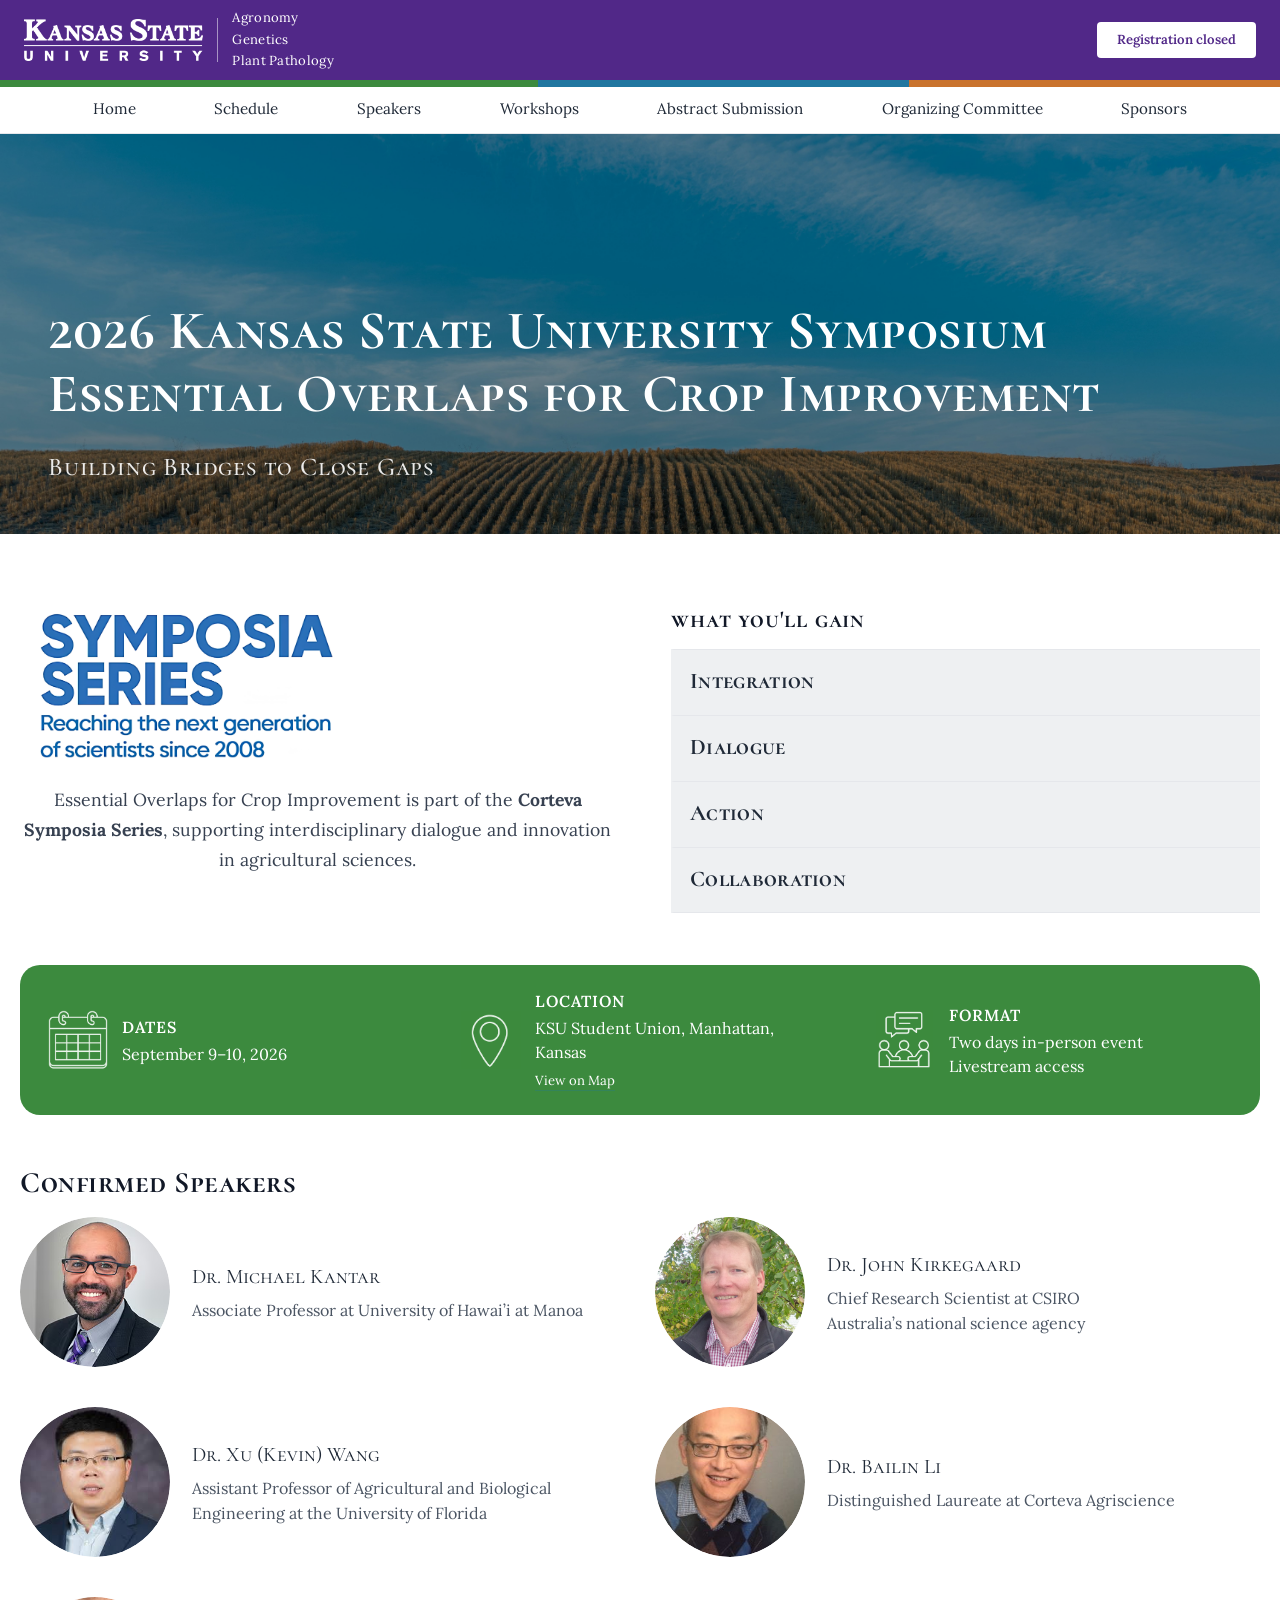
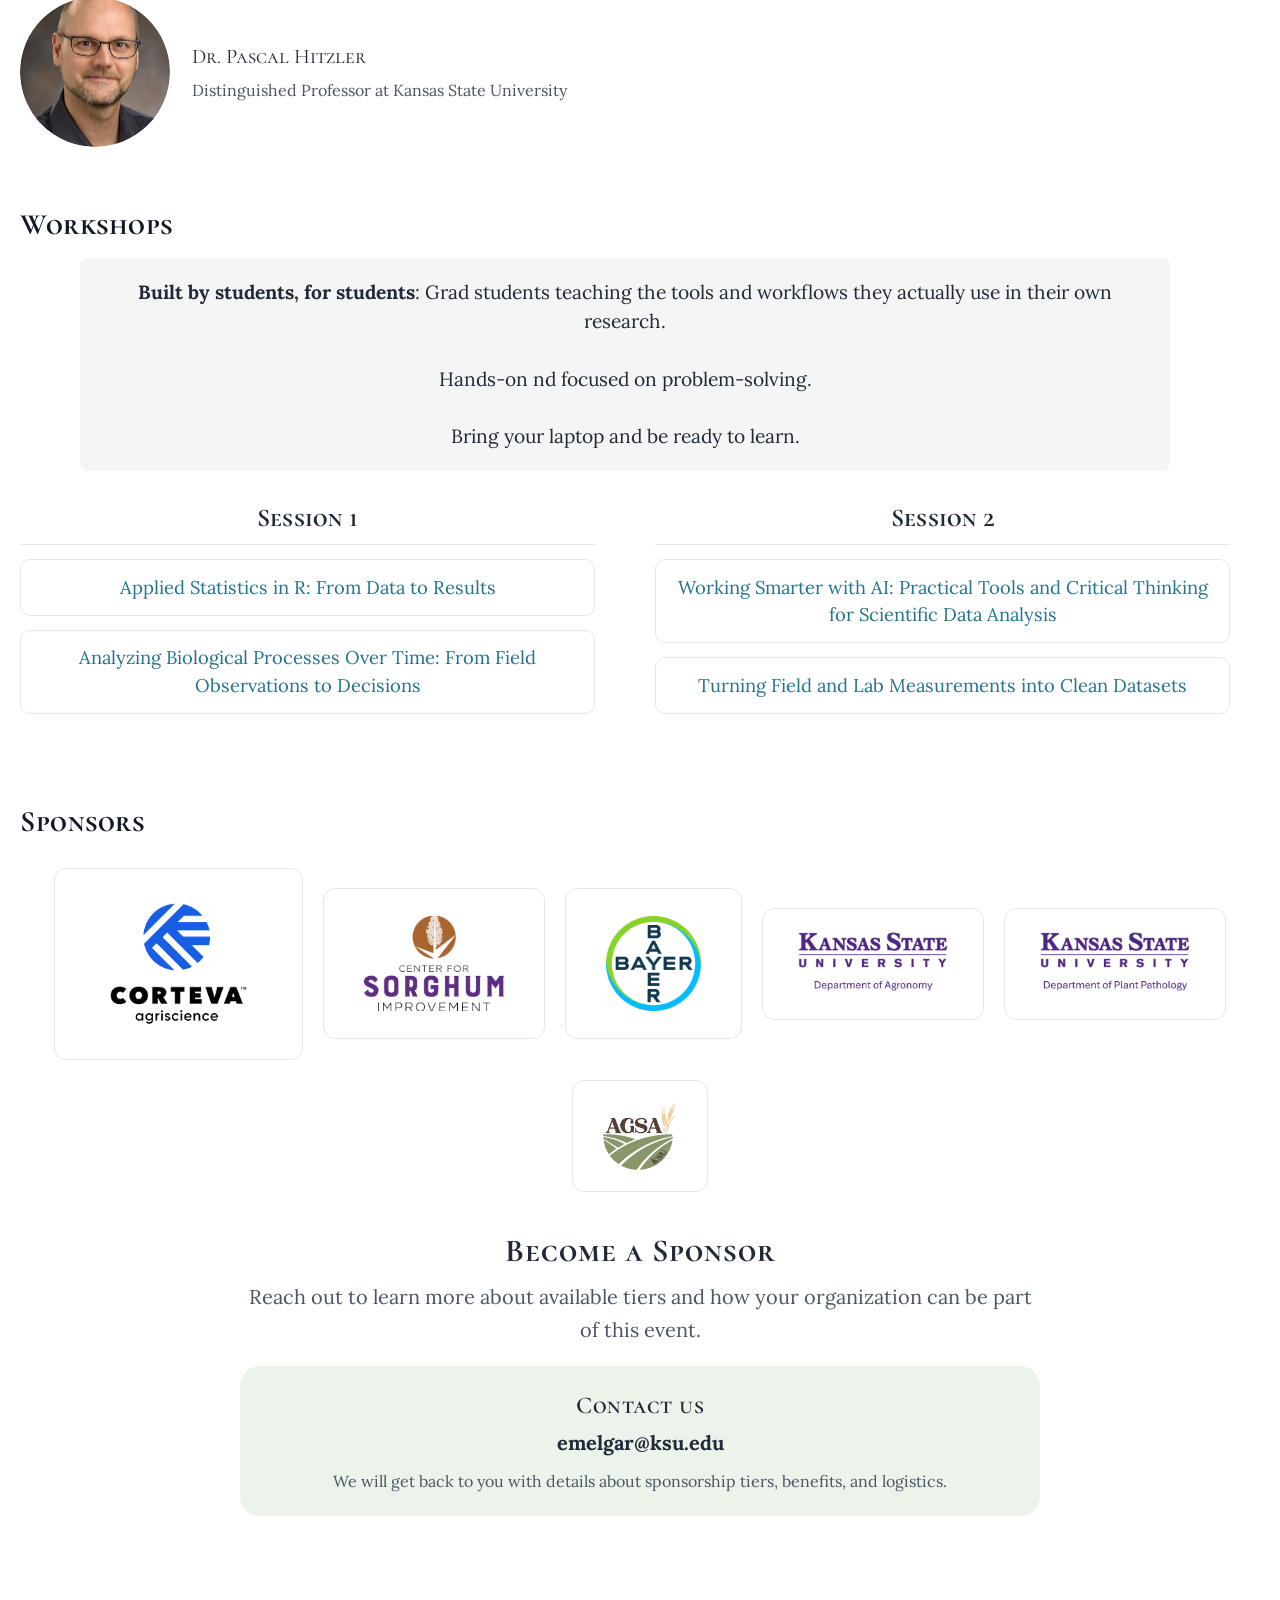
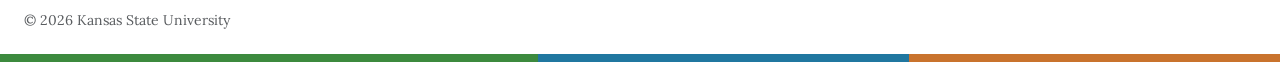
<file: index.html>
<!DOCTYPE html>
<html lang="en">
<head>
  <!-- Meta -->
  <meta charset="utf-8" />
  <meta name="viewport" content="width=device-width, initial-scale=1" />

  <title>Essential Overlaps for Crop Improvement</title>

  <!-- Bootstrap 5 (CDN) -->
  <link
    href="https://cdn.jsdelivr.net/npm/bootstrap@5.3.3/dist/css/bootstrap.min.css"
    rel="stylesheet"
  />

  <!-- Google Fonts: Titles (Cormorant SC) + Body (Lora) -->
  <link rel="preconnect" href="https://fonts.googleapis.com" />
  <link rel="preconnect" href="https://fonts.gstatic.com" crossorigin />
  <link
    href="https://fonts.googleapis.com/css2?family=Cormorant+SC:wght@300;400;500;600;700&family=Lora:ital,wght@0,400..700;1,400..700&display=swap"
    rel="stylesheet"
  />

  <!-- Project CSS -->
  <link rel="stylesheet" href="css/styles.css" />
</head>

<body id="top">
  <!-- =========================================================
       Top header (not fixed)
       ========================================================= -->
  <header class="top-header">
    <div class="top-header__inner">
      <div class="top-header__logo">
        <img
          src="assets/img/ksu_logo_white.png"
          alt="Kansas State University"
          class="ksu-logo"
        />
      </div>
      <div class="top-header__divider" aria-hidden="true"></div>
      <ul class="top-header__depts">
        <li>Agronomy</li>
        <li>Genetics</li>
        <li>Plant Pathology</li>
      </ul>
      <a href="registration.html" class="top-header__reg-btn">Registration closed</a>
    </div>
  </header>

  <!-- Accent bar (signature strip below the top header) -->
  <div class="hero-accent" aria-hidden="true"></div>

  <!-- =========================================================
       Desktop navigation (only visible at lg and above)
       ========================================================= -->
  <nav class="desktop-nav d-none d-lg-flex" aria-label="Main navigation">
    <div class="desktop-nav__inner">
      <a class="desktop-nav__link" href="index.html">Home</a>
      <a class="desktop-nav__link" href="program.html">Schedule</a>
      <a class="desktop-nav__link" href="speakers.html">Speakers</a>
      <a class="desktop-nav__link" href="workshops.html">Workshops</a>
      <a class="desktop-nav__link" href="submissions.html">Abstract Submission</a>
      <a class="desktop-nav__link" href="committee.html">Organizing Committee</a>
      <a class="desktop-nav__link" href="sponsors.html">Sponsors</a>
    </div>
  </nav>

  <!-- =========================================================
       Mobile navigation (only visible below lg)
       ========================================================= -->
  <nav class="navbar navbar-dark bg-dark d-lg-none mobile-nav" aria-label="Mobile navigation">
    <div class="container-fluid px-3">
      <a class="navbar-brand d-flex align-items-center gap-2" href="#top">
        <span class="mobile-logo" aria-hidden="true"></span>
        <span class="fs-6">Essential Overlaps</span>
      </a>

      <button
        class="navbar-toggler"
        type="button"
        data-bs-toggle="collapse"
        data-bs-target="#mobileMenu"
        aria-controls="mobileMenu"
        aria-expanded="false"
        aria-label="Toggle mobile menu"
      >
        <span class="navbar-toggler-icon"></span>
      </button>
    </div>

    <div class="collapse" id="mobileMenu">
      <div class="bg-dark px-3 pb-3">
        <a class="mobile-link" href="index.html">Home</a>
        <a class="mobile-link" href="program.html">Schedule</a>
        <a class="mobile-link" href="speakers.html">Speakers</a>
        <a class="mobile-link" href="workshops.html">Workshops</a>
        <a class="mobile-link" href="submissions.html">Abstract Submission</a>
        <a class="mobile-link" href="committee.html">Organizing Committee</a>
        <a class="mobile-link" href="sponsors.html">Sponsors</a>
      </div>
    </div>
  </nav>

<!-- =========================================================
       Hero section
       ========================================================= -->
  <section class="hero-banner" aria-label="Symposium hero">
    <div class="hero-banner__overlay" aria-hidden="true"></div>
    <div class="hero-banner__content">
      <h1 class="hero-banner__title">2026 Kansas State University Symposium<br>Essential Overlaps for Crop Improvement</h1>
      <p class="hero-banner__subtitle">Building Bridges to Close Gaps</p>
    </div>
  </section>

<!-- =========================================================
       Main content
       ========================================================= -->
  <main class="main">
    <!-- =========================================================
     Home — Why attend (two-column: About left, Accordion right)
     ========================================================= -->
    <section class="home-why" aria-label="Why attend">
      <div class="home-why__inner page-container">

        <!-- Left column: About -->
        <div class="home-why__about">
          <img src="assets\img\SympSeries.png" alt="Essential Overlaps logo" class="home-why__logo" />
          <p class="home-series__text">
            Essential Overlaps for Crop Improvement is part of the <strong>Corteva Symposia Series</strong>, supporting interdisciplinary dialogue and innovation in agricultural sciences.
          </p>
        </div>

        <!-- Right column: Accordion -->
        <div class="home-why__accordion-col">
          <h2 class="home-why__title">what you'll gain</h2>
          <div class="why-accordion">

            <div class="why-section">
              <div class="why-label">Integration</div>
              <div class="why-content">
                <p>We use genotype x environment x management (GxExM) as a shared framework to connect discovery, field performance, and decision-making.</p>
              </div>
            </div>

            <div class="why-section">
              <div class="why-label">Dialogue</div>
              <div class="why-content">
                <p>Graduate students, faculty, industry scientists, and extension professionals engage in conversations designed for synthesis, not parallel tracks.</p>
              </div>
            </div>

            <div class="why-section">
              <div class="why-label">Action</div>
              <div class="why-content">
                <p>From genomics-to-phenotype pipelines to disease management and scalable phenotyping, discussions stay oriented toward implementation.</p>
              </div>
            </div>

            <div class="why-section">
              <div class="why-label">Collaboration</div>
              <div class="why-content">
                <p>Workshops, posters, lightning talks, and panels are structured to create interactions that can carry forward after the event.</p>
              </div>
            </div>

          </div>
        </div>

      </div>
    </section>

    <section class="home-event">
      <div class="page-container">
      <div class="event-bar">

        <div class="event-bar__item">
          <img src="assets/img/icon_date.png" alt="" class="event-icon" aria-hidden="true">
          <div class="event-bar__text">
            <span class="event-bar__label">Dates</span>
            <span class="event-bar__value">September 9–10, 2026<br></span>
          </div>
        </div>

        <div class="event-bar__item">
          <img src="assets/img/icon_local.png" alt="" class="event-icon" aria-hidden="true">
          <div class="event-bar__text">
            <span class="event-bar__label">Location</span>
            <span class="event-bar__value">KSU Student Union, Manhattan, Kansas</span>
            <a class="event-bar__link" href="https://maps.app.goo.gl/vJpVXmLYj5KexWJAA" target="_blank"  rel="noopener noreferrer">View on Map</a>
          </div>
        </div>

        <div class="event-bar__item">
          <img src="assets/img/icons_meet.png" alt="" class="event-icon" aria-hidden="true">
          <div class="event-bar__text">
            <span class="event-bar__label">Format</span>
            <span class="event-bar__value">Two days in-person event<br>Livestream access</span>
          </div>
        </div>

      </div>
      </div>
    </section>

    <section class="home-speakers">
      <div class="home-speakers__inner page-container">
        <h2 class="home-speakers__title">Confirmed Speakers</h2>

        <div class="speakers-grid">

          <div class="speaker">
            <div class="speaker-img-wrapper">
              <img class="speaker-img" src="assets/img/speaker_MK.png" alt="Dr. Michael Kantar">
            </div>
            <div class="speaker-text">
              <a class="speaker-name" href="speakers.html#michael-kantar">Dr. Michael Kantar</a>
              <p class="speaker-info">Associate Professor at University of Hawai’i at Manoa</p>
            </div>
          </div>

          <div class="speaker">
            <div class="speaker-img-wrapper">
              <img class="speaker-img" src="assets/img/speaker_JK.png" alt="Dr. John Kirkegaard">
            </div>
            <div class="speaker-text">
              <a class="speaker-name" href="speakers.html#john-kirkegaard">Dr. John Kirkegaard</a>
              <p class="speaker-info">Chief Research Scientist at CSIRO<br>Australia’s national science agency</p>
            </div>
          </div>

          <div class="speaker">
            <div class="speaker-img-wrapper">
              <img class="speaker-img" src="assets/img/speaker_KW.png" alt="Dr. Xu (Kevin) Wang">
            </div>
            <div class="speaker-text">
              <a class="speaker-name" href="speakers.html#kevin-wang">Dr. Xu (Kevin) Wang</a>
              <p class="speaker-info">Assistant Professor of Agricultural and Biological Engineering at the University of Florida</p>
            </div>
          </div>

          <div class="speaker">
            <div class="speaker-img-wrapper">
              <img class="speaker-img" src="assets/img/photos/dr_Li.jpg" alt="Dr. Bailin Li">
            </div>
            <div class="speaker-text">
              <a class="speaker-name" href="speakers.html#bailin-li">Dr. Bailin Li</a>
              <p class="speaker-info">Distinguished Laureate at Corteva Agriscience</p>
            </div>
          </div>

          <div class="speaker">
            <div class="speaker-img-wrapper">
              <img class="speaker-img" src="assets/img/photos/hitzler-pascal.jpg" alt="Dr. Pascal Hitzler">
            </div>
            <div class="speaker-text">
              <a class="speaker-name" href="speakers.html#pascal-hitzler">Dr. Pascal Hitzler</a>
              <p class="speaker-info">Distinguished Professor at Kansas State University</p>
            </div>
          </div>

        </div>
      </div>
    </section>

    <section class="home-workshops">
      <div class="home-workshops__inner page-container">
        <h2 class="home-workshops__title">Workshops</h2>
        <p class="home-workshops__intro">
          <strong> Built by students, for students</strong>: Grad students teaching the tools and workflows they actually use in their own research.<br><br>
           Hands-on nd focused on problem-solving. <br><br> Bring your laptop and be ready to learn.
        </p>

        <div class="home-workshops__columns">
          <div class="home-workshops__col">
            <h3 class="home-workshops__col-title">Session 1</h3>
            <ul class="home-workshops__list">
              <li><a href="workshops.html#workshop-stats">Applied Statistics in R: From Data to Results</a></li>
              <li><a href="workshops.html#workshop-bio">Analyzing Biological Processes Over Time: From Field Observations to Decisions</a></li>
            </ul>
          </div>

          <div class="home-workshops__col">
            <h3 class="home-workshops__col-title">Session 2</h3>
            <ul class="home-workshops__list">
              <li><a href="workshops.html#workshop-ai">Working Smarter with AI: Practical Tools and Critical Thinking for Scientific Data Analysis</a></li>
              <li><a href="workshops.html#workshop-data">Turning Field and Lab Measurements into Clean Datasets</a></li>
            </ul>
          </div>
        </div>
      </div>
    </section>

    <section class="home-sponsors">
      <div class="home-sponsors__inner page-container">

        <h2 class="home-sponsors__title">Sponsors</h2>

        <div class="home-sponsors__logos">
          <div class="home-sponsors__logo-cell home-sponsors__logo-cell--platinum">
            <img src="assets/img/corteva.png" alt="Corteva">
          </div>
          <div class="home-sponsors__logo-cell home-sponsors__logo-cell--silver">
            <img src="assets/img/logo_Sorghum.png" alt="Center for Sorghum Improvement">
          </div>
          <div class="home-sponsors__logo-cell home-sponsors__logo-cell--silver">
            <img src="assets/img/Logo_Bayer.jpg" alt="Bayer">
          </div>
          <div class="home-sponsors__logo-cell home-sponsors__logo-cell--bronze">
            <img src="assets/img/logo_deptAgro.jpg" alt="Department of Agronomy">
          </div>
          <div class="home-sponsors__logo-cell home-sponsors__logo-cell--bronze">
            <img src="assets/img/logo_dptPP.jpg" alt="Department of Plant Pathology">
          </div>
          <div class="home-sponsors__logo-cell home-sponsors__logo-cell--bronze">
            <img src="assets/img/logo_agsa2.png" alt="Agronomy Graduate Student Association (AGSA)">
          </div>
        </div>

        <!-- Become a Sponsor -->
        <div class="sponsor-cta">
          <h3 class="sponsor-cta__title">Become a Sponsor</h3>
<p class="sponsor-cta__body">Reach out to learn more about available tiers and how your organization can be part of this event.</p>
          <div class="sponsor-contact">
            <p class="sponsor-contact__label">Contact us</p>
            <p class="sponsor-contact__email">emelgar@ksu.edu</p>
            <p class="sponsor-contact__note">We will get back to you with details about sponsorship tiers, benefits, and logistics.</p>
          </div>
        </div>

      </div>
    </section>

    <!-- Footer -->
    <footer class="py-4">
      <div class="container-fluid px-3 px-md-4">
        <div class="text-muted small">© 2026 Kansas State University</div>
      </div>
    </footer>

    <!-- Bottom accent bar -->
    <div class="hero-accent" aria-hidden="true"></div>
  </main>

  <!-- Bootstrap JS bundle -->
  <script src="https://cdn.jsdelivr.net/npm/bootstrap@5.3.3/dist/js/bootstrap.bundle.min.js"></script>
</body>
</html>
</file>
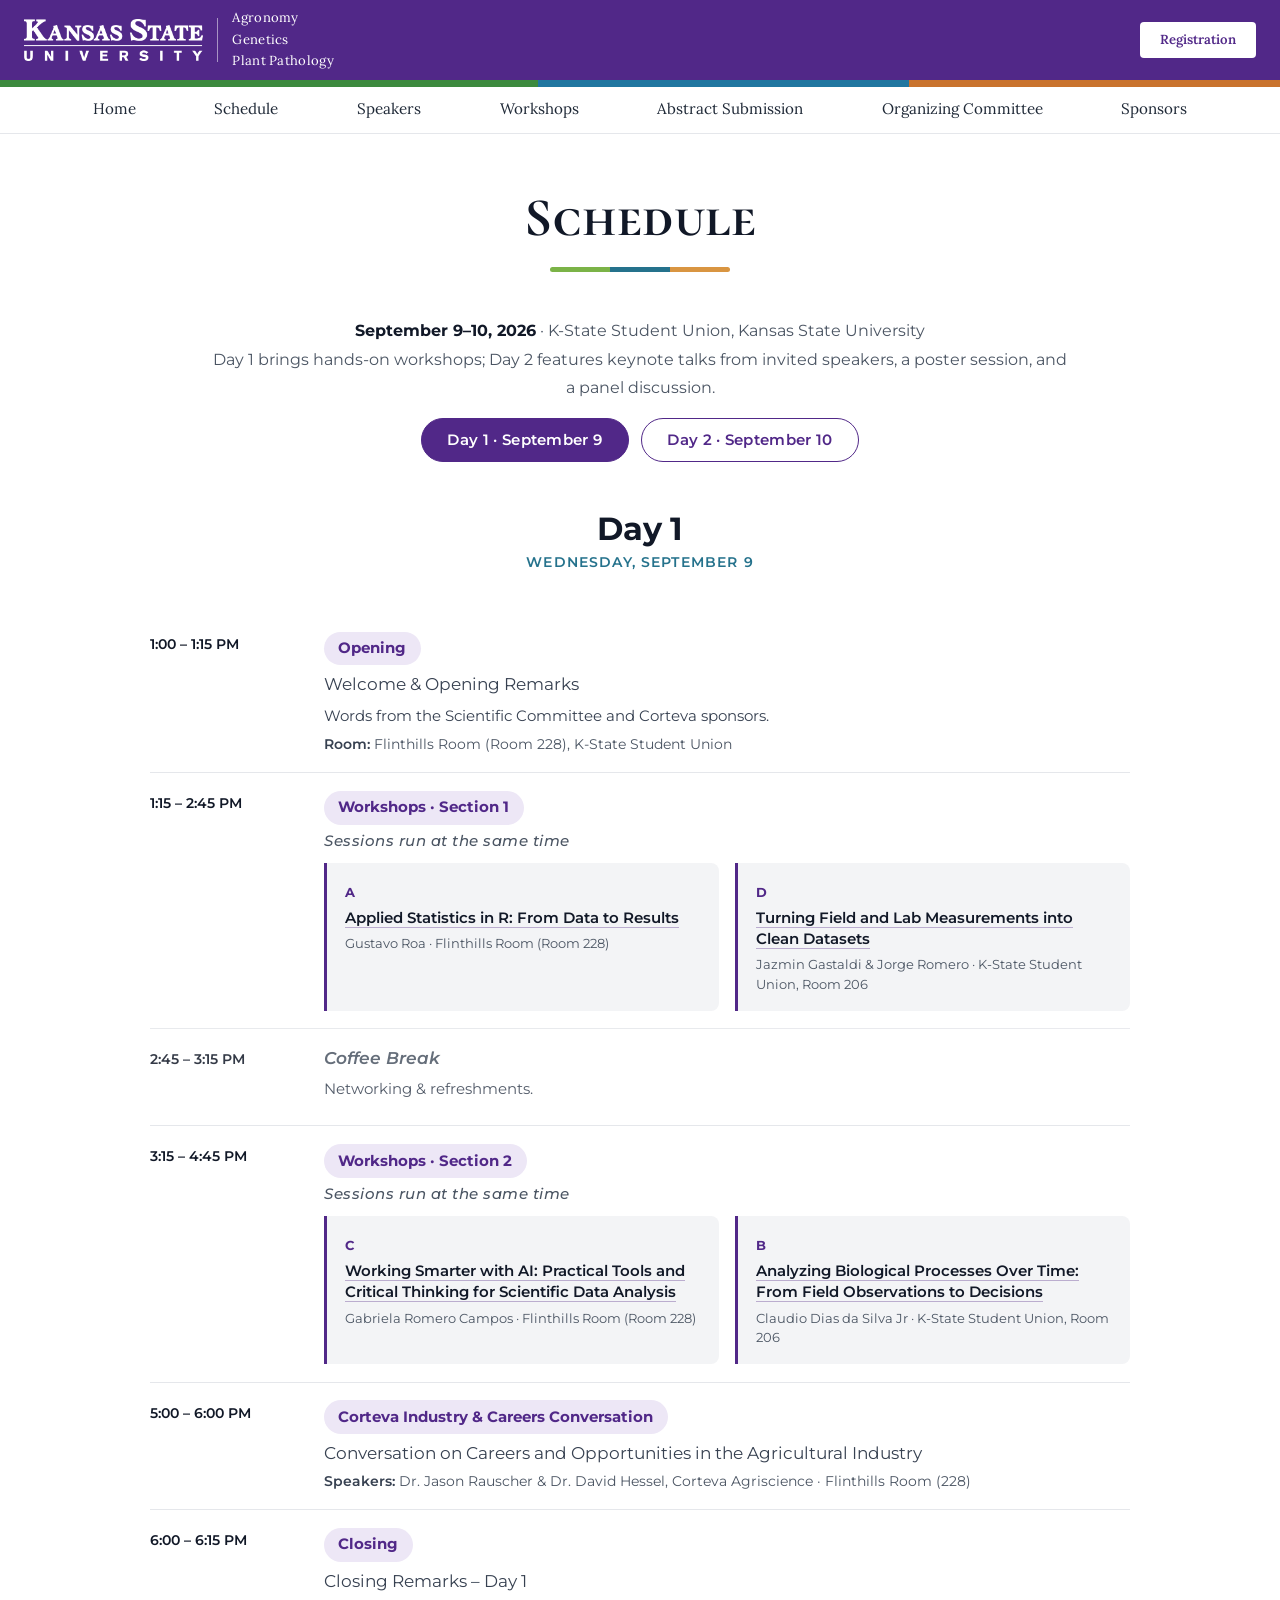
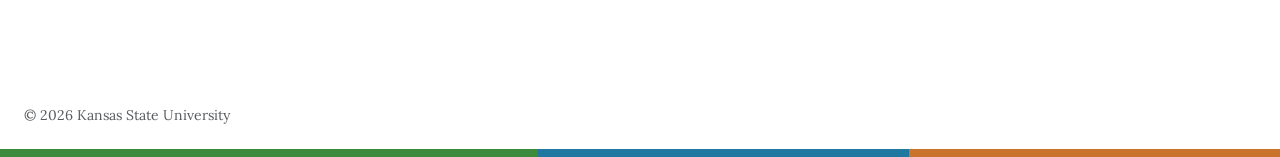
<file: program.html>
<!DOCTYPE html>
<html lang="en">
<head>
  <!-- Meta -->
  <meta charset="utf-8" />
  <meta name="viewport" content="width=device-width, initial-scale=1" />

  <title>Schedule — Essential Overlaps for Crop Improvement</title>

  <!-- Bootstrap 5 (CDN) -->
  <link
    href="https://cdn.jsdelivr.net/npm/bootstrap@5.3.3/dist/css/bootstrap.min.css"
    rel="stylesheet"
  />

  <!-- Google Fonts: Titles (Cormorant SC) + Body (Lora / Montserrat) -->
  <link rel="preconnect" href="https://fonts.googleapis.com" />
  <link rel="preconnect" href="https://fonts.gstatic.com" crossorigin />
  <link
    href="https://fonts.googleapis.com/css2?family=Cormorant+SC:wght@300;400;500;600;700&family=Lora:ital,wght@0,400..700;1,400..700&family=Montserrat:wght@400;500;600&display=swap"
    rel="stylesheet"
  />

  <!-- Project CSS -->
  <link rel="stylesheet" href="css/styles.css" />

  <style>
    .prog-page { padding-bottom: 4rem; }

    .prog-intro {
      max-width: 860px;
      margin: 0 auto 1rem;
      text-align: center;
      font-family: "Montserrat", sans-serif;
      color: var(--muted);
      font-size: 1.02rem;
      line-height: 1.75;
    }

    .prog-intro strong { color: #111827; }

    .prog-note {
      max-width: 720px;
      margin: 0 auto 2.5rem;
      background: #f5f5f5;
      border-left: 3px solid #25728c;
      padding: 0.75rem 1rem;
      font-family: "Montserrat", sans-serif;
      font-size: 0.92rem;
      color: var(--muted);
      text-align: center;
    }

    /* Day tabs */
    .prog-day-tabs {
      display: flex;
      justify-content: center;
      gap: 0.75rem;
      margin: 0 auto 3rem;
      flex-wrap: wrap;
    }

    .prog-day-tab {
      font-family: "Montserrat", sans-serif;
      font-weight: 600;
      font-size: 0.95rem;
      letter-spacing: 0.02em;
      color: var(--top-header-bg);
      background: #fff;
      border: 1.5px solid var(--top-header-bg);
      border-radius: 999px;
      padding: 0.6rem 1.6rem;
      cursor: pointer;
      transition: background 0.15s ease, color 0.15s ease;
    }

    .prog-day-tab:hover { background: rgba(81, 40, 136, 0.08); }

    .prog-day-tab.is-active {
      background: var(--top-header-bg);
      color: #fff;
    }

    /* Day section */
    .prog-day { display: none; max-width: 980px; margin: 0 auto; }
    .prog-day.is-active { display: block; }

    .prog-day__heading {
      font-family: "Montserrat", sans-serif;
      font-weight: 700;
      font-size: clamp(1.6rem, 2.8vw, 2rem);
      letter-spacing: -0.01em;
      color: #111827;
      margin: 0 0 0.25rem;
      text-align: center;
    }

    .prog-day__date {
      display: block;
      text-align: center;
      font-family: "Montserrat", sans-serif;
      font-size: 0.9rem;
      font-weight: 600;
      text-transform: uppercase;
      letter-spacing: 0.08em;
      color: #25728c;
      margin: 0 0 2.5rem;
    }

    /* Timeline */
    .prog-timeline {
      position: relative;
      padding-left: 0;
    }

    .prog-item {
      display: grid;
      grid-template-columns: 150px 1fr;
      gap: 1.5rem;
      padding: 1.1rem 0;
      border-top: 1px solid var(--border);
    }

    .prog-item:first-child { border-top: none; }

    .prog-item__time {
      font-family: "Montserrat", sans-serif;
      font-weight: 600;
      font-size: 0.9rem;
      color: #111827;
      padding-top: 0.15rem;
    }

    .prog-item__content { min-width: 0; }

    .prog-badge {
      display: inline-block;
      font-family: "Montserrat", sans-serif;
      font-size: 0.95rem;
      font-weight: 700;
      letter-spacing: 0;
      text-transform: none;
      color: var(--top-header-bg);
      background: #EDE7F6;
      padding: 0.35rem 0.9rem;
      border-radius: 999px;
      margin: 0 0 0.5rem;
    }

    .prog-item__title {
      font-family: "Montserrat", sans-serif;
      font-weight: 400;
      font-size: 1.05rem;
      letter-spacing: 0;
      color: #374151;
      margin: 0 0 0.35rem;
      line-height: 1.4;
    }

    .prog-item__subtitle {
      font-family: "Montserrat", sans-serif;
      font-weight: 500;
      font-style: italic;
      font-size: 0.92rem;
      color: var(--muted);
      margin: 0 0 0.35rem;
    }

    .prog-item__desc {
      font-family: "Montserrat", sans-serif;
      font-size: 0.96rem;
      line-height: 1.65;
      color: #374151;
      margin: 0 0 0.4rem;
    }

    .prog-item__meta {
      font-family: "Montserrat", sans-serif;
      font-size: 0.85rem;
      color: var(--muted);
      margin: 0;
    }

    .prog-item__meta strong { color: #374151; font-weight: 600; }

    .prog-item__meta a {
      color: var(--top-header-bg);
      font-weight: 600;
      text-decoration: none;
      border-bottom: 1px solid rgba(81, 40, 136, 0.35);
    }

    .prog-item__meta a:hover { border-bottom-color: var(--top-header-bg); }

    /* Break / lunch / registration rows: lighter weight, no badge pill */
    .prog-item--muted .prog-item__title { font-size: 1.05rem; color: #4B5563; font-style: italic; font-family: "Montserrat", sans-serif; font-weight: 600; }
    .prog-item--muted { opacity: 0.85; }

    /* Parallel workshop tracks */
    .prog-parallel {
      display: grid;
      grid-template-columns: 1fr 1fr;
      gap: 1rem;
      margin-top: 0.75rem;
    }

    .prog-track {
      background: var(--sidebar-bg);
      border-left: 3px solid var(--top-header-bg);
      border-radius: 0 8px 8px 0;
      padding: 1rem 1.1rem;
    }

    .prog-track__label {
      display: inline-block;
      font-family: "Montserrat", sans-serif;
      font-weight: 700;
      font-size: 0.8rem;
      color: var(--top-header-bg);
      margin-bottom: 0.3rem;
    }

    .prog-track__title {
      font-family: "Montserrat", sans-serif;
      font-weight: 600;
      font-size: 0.95rem;
      color: #111827;
      margin: 0 0 0.4rem;
      line-height: 1.4;
    }

    .prog-track__title a {
      color: inherit;
      text-decoration: none;
      border-bottom: 1px solid rgba(81, 40, 136, 0.35);
    }

    .prog-track__title a:hover { border-bottom-color: var(--top-header-bg); color: var(--top-header-bg); }

    .prog-track__meta {
      font-family: "Montserrat", sans-serif;
      font-size: 0.82rem;
      color: var(--muted);
      margin: 0;
    }

    @media (max-width: 700px) {
      .prog-item { grid-template-columns: 1fr; gap: 0.4rem; }
      .prog-item__time { padding-top: 0; }
      .prog-parallel { grid-template-columns: 1fr; }
    }

  </style>
</head>

<body id="top">
  <!-- =========================================================
       Top header
       ========================================================= -->
  <header class="top-header">
    <div class="top-header__inner">
      <div class="top-header__logo">
        <img
          src="assets/img/ksu_logo_white.png"
          alt="Kansas State University"
          class="ksu-logo"
        />
      </div>
      <div class="top-header__divider" aria-hidden="true"></div>
      <ul class="top-header__depts">
        <li>Agronomy</li>
        <li>Genetics</li>
        <li>Plant Pathology</li>
      </ul>
      <a href="registration.html" class="top-header__reg-btn">Registration</a>
    </div>
  </header>

  <!-- Accent bar -->
  <div class="hero-accent" aria-hidden="true"></div>

  <!-- =========================================================
       Desktop navigation
       ========================================================= -->
  <nav class="desktop-nav d-none d-lg-flex" aria-label="Main navigation">
    <div class="desktop-nav__inner">
      <a class="desktop-nav__link" href="index.html">Home</a>
      <a class="desktop-nav__link" href="program.html" aria-current="page">Schedule</a>
      <a class="desktop-nav__link" href="speakers.html">Speakers</a>
      <a class="desktop-nav__link" href="workshops.html">Workshops</a>
      <a class="desktop-nav__link" href="submissions.html">Abstract Submission</a>
      <a class="desktop-nav__link" href="committee.html">Organizing Committee</a>
      <a class="desktop-nav__link" href="sponsors.html">Sponsors</a>
    </div>
  </nav>

  <!-- =========================================================
       Mobile navigation
       ========================================================= -->
  <nav class="navbar navbar-dark bg-dark d-lg-none mobile-nav" aria-label="Mobile navigation">
    <div class="container-fluid px-3">
      <a class="navbar-brand d-flex align-items-center gap-2" href="index.html">
        <span class="mobile-logo" aria-hidden="true"></span>
        <span class="fs-6">Essential Overlaps</span>
      </a>
      <button
        class="navbar-toggler"
        type="button"
        data-bs-toggle="collapse"
        data-bs-target="#mobileMenu"
        aria-controls="mobileMenu"
        aria-expanded="false"
        aria-label="Toggle mobile menu"
      >
        <span class="navbar-toggler-icon"></span>
      </button>
    </div>
    <div class="collapse" id="mobileMenu">
      <div class="bg-dark px-3 pb-3">
        <a class="mobile-link" href="index.html">Home</a>
        <a class="mobile-link" href="program.html">Schedule</a>
        <a class="mobile-link" href="speakers.html">Speakers</a>
        <a class="mobile-link" href="workshops.html">Workshops</a>
        <a class="mobile-link" href="submissions.html">Abstract Submission</a>
        <a class="mobile-link" href="committee.html">Organizing Committee</a>
        <a class="mobile-link" href="sponsors.html">Sponsors</a>
      </div>
    </div>
  </nav>

  <!-- =========================================================
       Main content
       ========================================================= -->
  <main class="main">
    <div class="prog-page">
      <div class="page-container comm-content">

        <!-- Page Title -->
        <section class="comm-page-title-section" aria-label="Page title">
          <h1 class="comm-page-title">Schedule</h1>
          <div class="comm-title-stripe" aria-hidden="true"></div>
        </section>

        <p class="prog-intro">
          <strong>September 9–10, 2026</strong> · K-State Student Union, Kansas State University<br />
          Day 1 brings hands-on workshops; Day 2 features keynote talks from invited speakers, a poster session, and a panel discussion.
        </p>

        <!-- Day tabs -->
        <div class="prog-day-tabs" role="tablist" aria-label="Select program day">
          <button type="button" class="prog-day-tab is-active" data-day="day1" role="tab" aria-selected="true">Day 1 · September 9</button>
          <button type="button" class="prog-day-tab" data-day="day2" role="tab" aria-selected="false">Day 2 · September 10</button>
        </div>

        <!-- ===================== DAY 1 ===================== -->
        <section class="prog-day is-active" id="day1" aria-label="Day 1 schedule">
          <h2 class="prog-day__heading">Day 1</h2>
          <span class="prog-day__date">Wednesday, September 9</span>

          <div class="prog-timeline">

            <div class="prog-item">
              <div class="prog-item__time">1:00 – 1:15 PM</div>
              <div class="prog-item__content">
                <span class="prog-badge">Opening</span>
                <h3 class="prog-item__title">Welcome &amp; Opening Remarks</h3>
                <p class="prog-item__desc">Words from the Scientific Committee and Corteva sponsors.</p>
                <p class="prog-item__meta"><strong>Room:</strong> Flinthills Room (Room 228), K-State Student Union</p>
              </div>
            </div>

            <div class="prog-item">
              <div class="prog-item__time">1:15 – 2:45 PM</div>
              <div class="prog-item__content">
                <span class="prog-badge">Workshops · Section 1</span>
                <h3 class="prog-item__subtitle">Sessions run at the same time</h3>
                <div class="prog-parallel">
                  <div class="prog-track">
                    <span class="prog-track__label">A</span>
                    <p class="prog-track__title"><a href="workshops.html#workshop-stats">Applied Statistics in R: From Data to Results</a></p>
                    <p class="prog-track__meta">Gustavo Roa · Flinthills Room (Room 228)</p>
                  </div>
                  <div class="prog-track">
                    <span class="prog-track__label">D</span>
                    <p class="prog-track__title"><a href="workshops.html#workshop-data">Turning Field and Lab Measurements into Clean Datasets</a></p>
                    <p class="prog-track__meta">Jazmin Gastaldi &amp; Jorge Romero · K-State Student Union, Room 206</p>
                  </div>
                </div>
              </div>
            </div>

            <div class="prog-item prog-item--muted">
              <div class="prog-item__time">2:45 – 3:15 PM</div>
              <div class="prog-item__content">
                <h3 class="prog-item__title">Coffee Break</h3>
                <p class="prog-item__desc">Networking &amp; refreshments.</p>
              </div>
            </div>

            <div class="prog-item">
              <div class="prog-item__time">3:15 – 4:45 PM</div>
              <div class="prog-item__content">
                <span class="prog-badge">Workshops · Section 2</span>
                <h3 class="prog-item__subtitle">Sessions run at the same time</h3>
                <div class="prog-parallel">
                  <div class="prog-track">
                    <span class="prog-track__label">C</span>
                    <p class="prog-track__title"><a href="workshops.html#workshop-ai">Working Smarter with AI: Practical Tools and Critical Thinking for Scientific Data Analysis</a></p>
                    <p class="prog-track__meta">Gabriela Romero Campos · Flinthills Room (Room 228)</p>
                  </div>
                  <div class="prog-track">
                    <span class="prog-track__label">B</span>
                    <p class="prog-track__title"><a href="workshops.html#workshop-bio">Analyzing Biological Processes Over Time: From Field Observations to Decisions</a></p>
                    <p class="prog-track__meta">Claudio Dias da Silva Jr · K-State Student Union, Room 206</p>
                  </div>
                </div>
              </div>
            </div>

            <div class="prog-item">
              <div class="prog-item__time">5:00 – 6:00 PM</div>
              <div class="prog-item__content">
                <span class="prog-badge">Corteva Industry &amp; Careers Conversation</span>
                <h3 class="prog-item__title">Conversation on Careers and Opportunities in the Agricultural Industry</h3>
                <p class="prog-item__meta"><strong>Speakers:</strong> Dr. Jason Rauscher &amp; Dr. David Hessel, Corteva Agriscience · Flinthills Room (228)</p>
              </div>
            </div>

            <div class="prog-item">
              <div class="prog-item__time">6:00 – 6:15 PM</div>
              <div class="prog-item__content">
                <span class="prog-badge">Closing</span>
                <h3 class="prog-item__title">Closing Remarks – Day 1</h3>
              </div>
            </div>

          </div>
        </section>

        <!-- ===================== DAY 2 ===================== -->
        <section class="prog-day" id="day2" aria-label="Day 2 schedule">
          <h2 class="prog-day__heading">Day 2</h2>
          <span class="prog-day__date">Thursday, September 10</span>

          <div class="prog-timeline">

            <div class="prog-item prog-item--muted">
              <div class="prog-item__time">8:00 – 8:30 AM</div>
              <div class="prog-item__content">
                <h3 class="prog-item__title">Registration &amp; Check-in</h3>
                <p class="prog-item__meta"><strong>Room:</strong> K-State Student Union, Main Ballroom</p>
              </div>
            </div>

            <div class="prog-item">
              <div class="prog-item__time">8:30 – 8:45 AM</div>
              <div class="prog-item__content">
                <span class="prog-badge">Opening</span>
                <h3 class="prog-item__title">Welcome &amp; Introduction</h3>
              </div>
            </div>

            <div class="prog-item">
              <div class="prog-item__time">8:45 – 9:45 AM</div>
              <div class="prog-item__content">
                <span class="prog-badge">1st Keynote</span>
                <h3 class="prog-item__title">Germplasm Collections: The Search for the Next Key Trait Starts Here</h3>
                <p class="prog-item__meta"><strong>Speaker:</strong> <a href="speakers.html#michael-kantar">Dr. Michael Kantar</a></p>
              </div>
            </div>

            <div class="prog-item">
              <div class="prog-item__time">9:45 – 10:45 AM</div>
              <div class="prog-item__content">
                <span class="prog-badge">2nd Keynote</span>
                <h3 class="prog-item__title">Advancing Plant Phenomics with AI: Progress, Challenges, and Opportunities</h3>
                <p class="prog-item__meta"><strong>Speaker:</strong> <a href="speakers.html#kevin-wang">Dr. Xu &ldquo;Kevin&rdquo; Wang</a></p>
              </div>
            </div>

            <div class="prog-item prog-item--muted">
              <div class="prog-item__time">10:45 – 11:00 AM</div>
              <div class="prog-item__content">
                <h3 class="prog-item__title">Coffee Break</h3>
                <p class="prog-item__desc">Networking &amp; refreshments.</p>
              </div>
            </div>

            <div class="prog-item">
              <div class="prog-item__time">11:00 AM – 12:00 PM</div>
              <div class="prog-item__content">
                <span class="prog-badge">3rd Keynote</span>
                <h3 class="prog-item__title">From Gene Discovery to Trait Development: Deploying Genome Editing for Multi-Disease Resistance in Maize</h3>
                <p class="prog-item__meta"><strong>Speaker:</strong> <a href="speakers.html#bailin-li">Dr. Bailin Li</a></p>
              </div>
            </div>

            <div class="prog-item prog-item--muted">
              <div class="prog-item__time">12:00 – 12:45 PM</div>
              <div class="prog-item__content">
                <h3 class="prog-item__title">Lunch</h3>
              </div>
            </div>

            <div class="prog-item">
              <div class="prog-item__time">12:45 – 1:45 PM</div>
              <div class="prog-item__content">
                <span class="prog-badge">Poster Session</span>
                <h3 class="prog-item__title">Poster Presentations &amp; Networking</h3>
                <p class="prog-item__meta"><strong>Presenters:</strong> Graduate Students</p>
              </div>
            </div>

            <div class="prog-item">
              <div class="prog-item__time">1:45 – 2:45 PM</div>
              <div class="prog-item__content">
                <span class="prog-badge">4th Keynote</span>
                <h3 class="prog-item__title">Breeding for Systems Resilience: G×E×M Approaches to Productivity Improvements</h3>
                <p class="prog-item__meta"><strong>Speaker:</strong> <a href="speakers.html#john-kirkegaard">Dr. John Kirkegaard</a></p>
              </div>
            </div>

            <div class="prog-item prog-item--muted">
              <div class="prog-item__time">2:45 – 3:00 PM</div>
              <div class="prog-item__content">
                <h3 class="prog-item__title">Coffee Break</h3>
                <p class="prog-item__desc">Networking &amp; refreshments.</p>
              </div>
            </div>

            <div class="prog-item">
              <div class="prog-item__time">3:00 – 4:00 PM</div>
              <div class="prog-item__content">
                <span class="prog-badge">5th Keynote</span>
                <h3 class="prog-item__title">AI Advances — and what they may mean for Agriculture</h3>
                <p class="prog-item__meta"><strong>Speaker:</strong> <a href="speakers.html#pascal-hitzler">Dr. Pascal Hitzler</a></p>
              </div>
            </div>

            <div class="prog-item">
              <div class="prog-item__time">4:00 – 5:00 PM</div>
              <div class="prog-item__content">
                <span class="prog-badge">Panel Discussion</span>
                <h3 class="prog-item__title">Bridging Disciplines for Crop Improvement</h3>
                <p class="prog-item__meta"><strong>With:</strong> Invited Speakers</p>
              </div>
            </div>

            <div class="prog-item">
              <div class="prog-item__time">5:00 – 5:30 PM</div>
              <div class="prog-item__content">
                <span class="prog-badge">Closing</span>
                <h3 class="prog-item__title">Closing Remarks</h3>
                <p class="prog-item__meta"><strong>Speakers:</strong> Scientific Committee</p>
              </div>
            </div>

            <div class="prog-item prog-item--muted">
              <div class="prog-item__time">5:30 – 6:30 PM</div>
              <div class="prog-item__content">
                <h3 class="prog-item__title">Closing Banquet</h3>
                <p class="prog-item__desc">Closing Banquet &amp; Networking.</p>
              </div>
            </div>

          </div>

        </section>

      </div><!-- /.page-container -->
    </div><!-- /.prog-page -->

    <!-- Footer -->
    <footer class="py-4">
      <div class="container-fluid px-3 px-md-4">
        <div class="text-muted small">© 2026 Kansas State University</div>
      </div>
    </footer>

    <!-- Bottom accent bar -->
    <div class="hero-accent" aria-hidden="true"></div>
  </main>

  <!-- Bootstrap JS bundle -->
  <script src="https://cdn.jsdelivr.net/npm/bootstrap@5.3.3/dist/js/bootstrap.bundle.min.js"></script>

  <!-- Day tab switcher -->
  <script>
    document.querySelectorAll('.prog-day-tab').forEach(function (btn) {
      btn.addEventListener('click', function () {
        document.querySelectorAll('.prog-day-tab').forEach(function (b) {
          b.classList.remove('is-active');
          b.setAttribute('aria-selected', 'false');
        });
        document.querySelectorAll('.prog-day').forEach(function (d) {
          d.classList.remove('is-active');
        });
        btn.classList.add('is-active');
        btn.setAttribute('aria-selected', 'true');
        document.getElementById(btn.dataset.day).classList.add('is-active');
      });
    });
  </script>
</body>
</html>
</file>
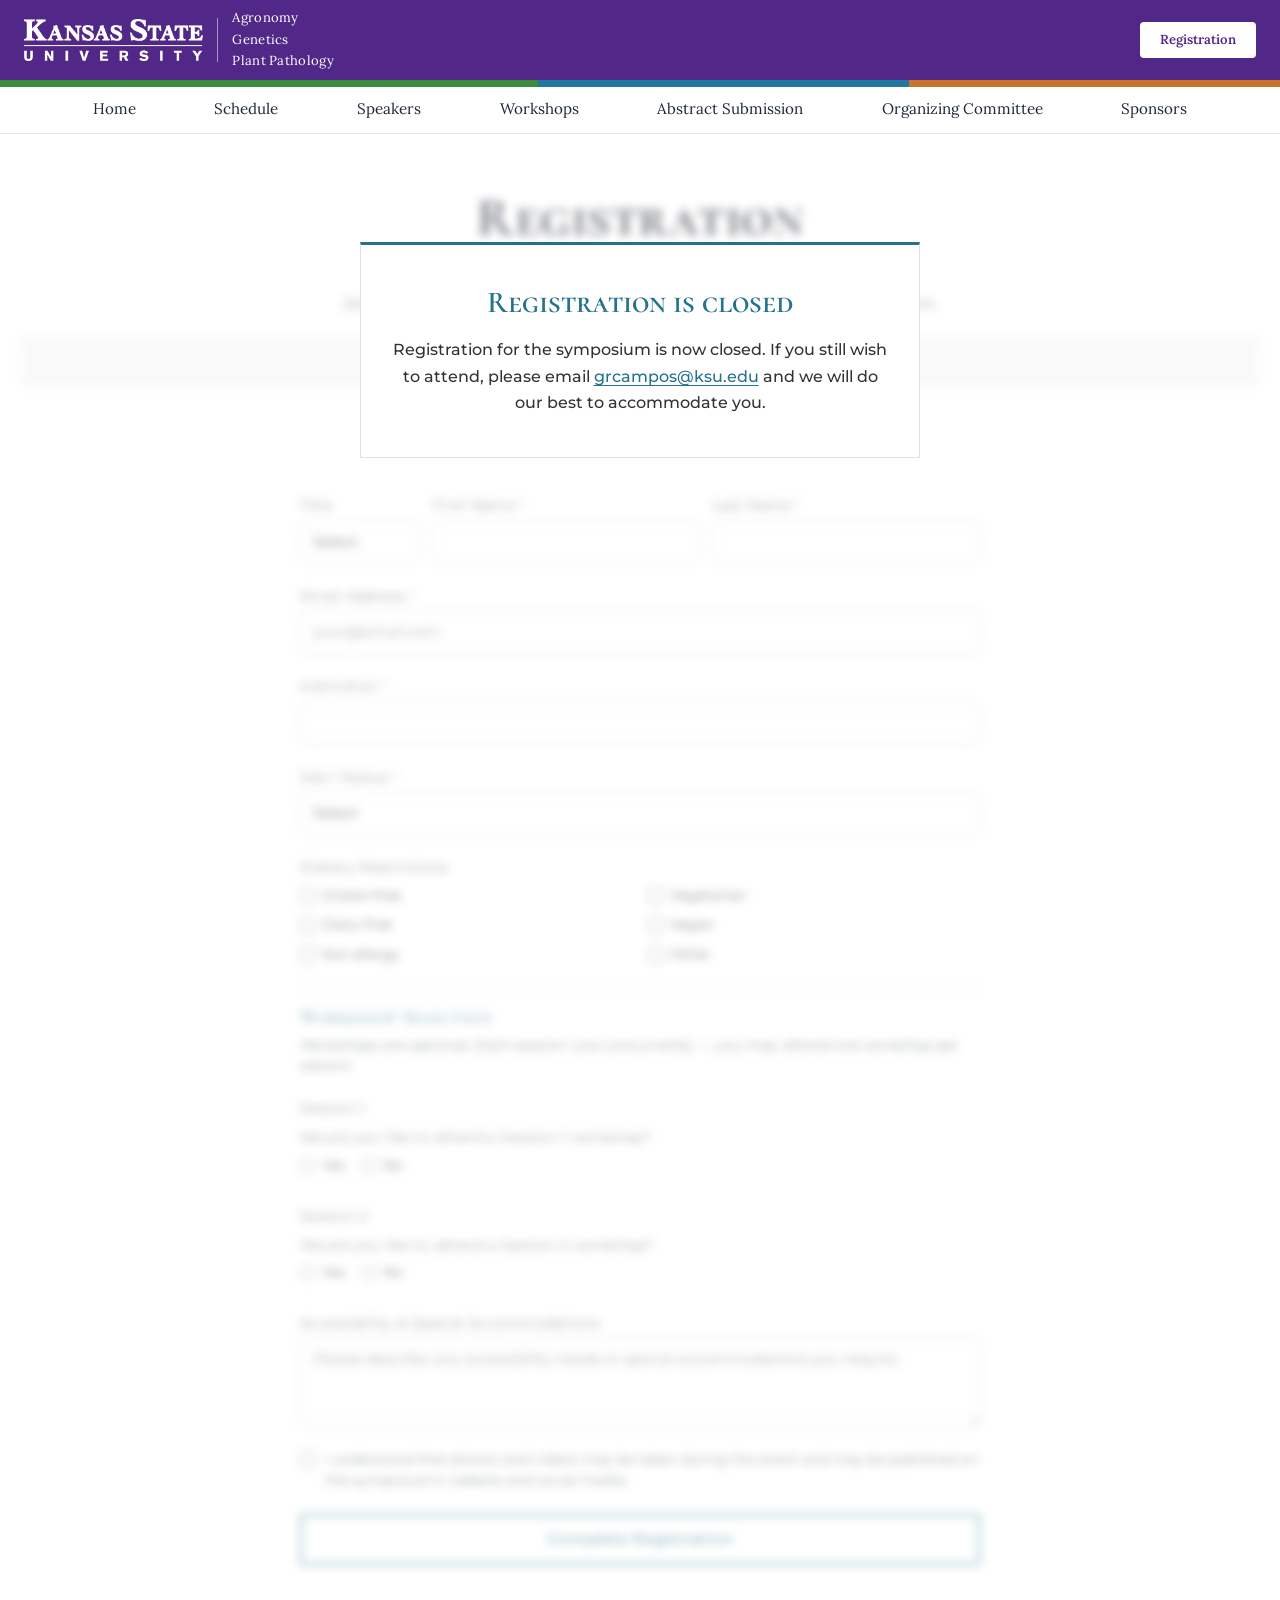
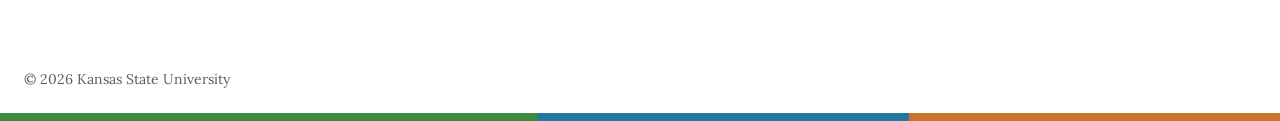
<file: registration.html>
<!DOCTYPE html>
<html lang="en">
<head>
  <!-- Meta -->
  <meta charset="utf-8" />
  <meta name="viewport" content="width=device-width, initial-scale=1" />

  <title>Registration — Essential Overlaps for Crop Improvement</title>

  <!-- Bootstrap 5 (CDN) -->
  <link
    href="https://cdn.jsdelivr.net/npm/bootstrap@5.3.3/dist/css/bootstrap.min.css"
    rel="stylesheet"
  />

  <!-- Google Fonts: Titles (Cormorant SC) + Body (Lora) -->
  <link rel="preconnect" href="https://fonts.googleapis.com" />
  <link rel="preconnect" href="https://fonts.gstatic.com" crossorigin />
  <link
    href="https://fonts.googleapis.com/css2?family=Cormorant+SC:wght@300;400;500;600;700&family=Lora:ital,wght@0,400..700;1,400..700&family=Montserrat:wght@400;500;600&display=swap"
    rel="stylesheet"
  />

  <!-- Project CSS -->
  <link rel="stylesheet" href="css/styles.css" />
</head>

<body id="top">
  <!-- =========================================================
       Top header
       ========================================================= -->
  <header class="top-header">
    <div class="top-header__inner">
      <div class="top-header__logo">
        <img
          src="assets/img/ksu_logo_white.png"
          alt="Kansas State University"
          class="ksu-logo"
        />
      </div>
      <div class="top-header__divider" aria-hidden="true"></div>
      <ul class="top-header__depts">
        <li>Agronomy</li>
        <li>Genetics</li>
        <li>Plant Pathology</li>
      </ul>
      <a href="registration.html" class="top-header__reg-btn">Registration</a>
    </div>
  </header>

  <!-- Accent bar -->
  <div class="hero-accent" aria-hidden="true"></div>

  <!-- =========================================================
       Desktop navigation
       ========================================================= -->
  <nav class="desktop-nav d-none d-lg-flex" aria-label="Main navigation">
    <div class="desktop-nav__inner">
      <a class="desktop-nav__link" href="index.html">Home</a>
      <a class="desktop-nav__link" href="program.html">Schedule</a>
      <a class="desktop-nav__link" href="speakers.html">Speakers</a>
      <a class="desktop-nav__link" href="workshops.html">Workshops</a>
      <a class="desktop-nav__link" href="submissions.html">Abstract Submission</a>
      <a class="desktop-nav__link" href="committee.html">Organizing Committee</a>
      <a class="desktop-nav__link" href="sponsors.html">Sponsors</a>
    </div>
  </nav>

  <!-- =========================================================
       Mobile navigation
       ========================================================= -->
  <nav class="navbar navbar-dark bg-dark d-lg-none mobile-nav" aria-label="Mobile navigation">
    <div class="container-fluid px-3">
      <a class="navbar-brand d-flex align-items-center gap-2" href="index.html">
        <span class="mobile-logo" aria-hidden="true"></span>
        <span class="fs-6">Essential Overlaps</span>
      </a>
      <button
        class="navbar-toggler"
        type="button"
        data-bs-toggle="collapse"
        data-bs-target="#mobileMenu"
        aria-controls="mobileMenu"
        aria-expanded="false"
        aria-label="Toggle mobile menu"
      >
        <span class="navbar-toggler-icon"></span>
      </button>
    </div>
    <div class="collapse" id="mobileMenu">
      <div class="bg-dark px-3 pb-3">
        <a class="mobile-link" href="index.html">Home</a>
        <a class="mobile-link" href="program.html">Schedule</a>
        <a class="mobile-link" href="speakers.html">Speakers</a>
        <a class="mobile-link" href="workshops.html">Workshops</a>
        <a class="mobile-link" href="submissions.html">Abstract Submission</a>
        <a class="mobile-link" href="committee.html">Organizing Committee</a>
        <a class="mobile-link" href="sponsors.html">Sponsors</a>
      </div>
    </div>
  </nav>

  <!-- =========================================================
       Main content
       ========================================================= -->
  <main class="main">
    <div class="frost-wrap">
      <div class="frost-content" inert>
    <div class="reg-page">
      <div class="page-container">

        <!-- Page title -->
        <section class="comm-page-title-section" aria-label="Page title">
          <h1 class="comm-page-title">Registration</h1>
          <div class="comm-title-stripe" aria-hidden="true"></div>
          <p class="reg-page__subtitle">
            Join us for the 2026 Essential Overlaps for Crop Improvement Symposium.
          </p>
          <p class="reg-session-note">Spots are limited!</p>
        </section>

        <!-- Registration form -->
        <form id="reg-form" class="reg-form" novalidate>

          <!-- Row 1: Title + First Name + Last Name -->
          <div class="reg-row reg-row--name">
            <div class="reg-field">
              <label class="reg-label" for="title">Title</label>
              <select class="reg-select" id="title" name="title">
                <option value="">Select</option>
                <option>Dr.</option>
                <option>Prof.</option>
                <option>Mr.</option>
                <option>Ms.</option>
                <option>Mx.</option>
              </select>
            </div>
            <div class="reg-field">
              <label class="reg-label" for="firstName">First Name <span class="reg-required" aria-hidden="true">*</span></label>
              <input class="reg-input" type="text" id="firstName" name="first_name" required />
            </div>
            <div class="reg-field">
              <label class="reg-label" for="lastName">Last Name <span class="reg-required" aria-hidden="true">*</span></label>
              <input class="reg-input" type="text" id="lastName" name="last_name" required />
            </div>
          </div>

          <!-- Row 2: Email -->
          <div class="reg-field">
            <label class="reg-label" for="email">Email Address <span class="reg-required" aria-hidden="true">*</span></label>
            <input class="reg-input" type="email" id="email" name="email" placeholder="your@email.com" required />
          </div>

          <!-- Row 3: Institution -->
          <div class="reg-field">
            <label class="reg-label" for="institution">Institution <span class="reg-required" aria-hidden="true">*</span></label>
            <input class="reg-input" type="text" id="institution" name="institution" required />
          </div>

          <!-- Row 4: Job / Status -->
          <div class="reg-field">
            <label class="reg-label" for="jobStatus">Job / Status <span class="reg-required" aria-hidden="true">*</span></label>
            <select class="reg-select" id="jobStatus" name="status" required>
              <option value="">Select</option>
              <option>Graduate Student</option>
              <option>Postdoctoral Researcher</option>
              <option>Professor</option>
              <option>Research Scientist</option>
              <option>Industry Professional</option>
              <option>Other</option>
            </select>
          </div>

          <!-- Row 5: Dietary Restrictions -->
          <div class="reg-field">
            <span class="reg-label" id="reg-dietary-label">Dietary Restrictions</span>
            <div class="reg-checkbox-grid" role="group" aria-labelledby="reg-dietary-label">
              <label class="reg-checkbox-item">
                <input type="checkbox" name="dietary" value="Gluten-free" /> Gluten-free
              </label>
              <label class="reg-checkbox-item">
                <input type="checkbox" name="dietary" value="Vegetarian" /> Vegetarian
              </label>
              <label class="reg-checkbox-item">
                <input type="checkbox" name="dietary" value="Dairy-free" /> Dairy-free
              </label>
              <label class="reg-checkbox-item">
                <input type="checkbox" name="dietary" value="Vegan" /> Vegan
              </label>
              <label class="reg-checkbox-item">
                <input type="checkbox" name="dietary" value="Nut allergy" /> Nut allergy
              </label>
              <label class="reg-checkbox-item">
                <input type="checkbox" id="reg-dietary-other-cb" name="dietary" value="Other" /> Other
              </label>
            </div>
            <input
              class="reg-input reg-dietary-other"
              type="text"
              id="dietaryOther"
              name="dietary_other"
              placeholder="Please specify"
              style="display:none; margin-top:0.5rem;"
            />
          </div>

          <!-- Workshop Selection -->
          <div class="reg-field">
            <div class="reg-section-separator" aria-hidden="true"></div>
            <h3 class="reg-section-title">Workshop Selection</h3>
            <p class="reg-section-subtitle">Workshops are optional. Each session runs concurrently — you may attend one workshop per session.</p>

            <!-- Session 1 -->
            <div class="reg-workshop-session">
              <span class="reg-label">Session 1</span>
              <p class="reg-attend-question">Would you like to attend a Session 1 workshop?</p>
              <div class="reg-attend-group" role="group" aria-label="Session 1 attendance">
                <label class="reg-radio-item">
                  <input type="radio" name="session1Attend" id="s1-yes" value="Yes" /> Yes
                </label>
                <label class="reg-radio-item">
                  <input type="radio" name="session1Attend" id="s1-no" value="No" /> No
                </label>
              </div>
              <div id="s1-options" class="reg-workshop-options" style="display:none;">
                <p class="reg-workshop-select-label">Select your workshop:</p>
                <label class="reg-radio-item">
                  <input type="radio" name="session1Workshop" value="Applied Statistics in R" />
                  Applied Statistics in R: From Data to Results
                  <a href="workshops.html#workshop-stats" class="reg-workshop-link" target="_blank" rel="noopener noreferrer">View description ↗</a>
                </label>
                <label class="reg-radio-item">
                  <input type="radio" name="session1Workshop" value="Turning Field and Lab Measurements into Clean Datasets" />
                  Turning Field and Lab Measurements into Clean Datasets
                  <a href="workshops.html#workshop-data" class="reg-workshop-link" target="_blank" rel="noopener noreferrer">View description ↗</a>
                </label>
              </div>
            </div>

            <!-- Session 2 -->
            <div class="reg-workshop-session">
              <span class="reg-label">Session 2</span>
              <p class="reg-attend-question">Would you like to attend a Session 2 workshop?</p>
              <div class="reg-attend-group" role="group" aria-label="Session 2 attendance">
                <label class="reg-radio-item">
                  <input type="radio" name="session2Attend" id="s2-yes" value="Yes" /> Yes
                </label>
                <label class="reg-radio-item">
                  <input type="radio" name="session2Attend" id="s2-no" value="No" /> No
                </label>
              </div>
              <div id="s2-options" class="reg-workshop-options" style="display:none;">
                <p class="reg-workshop-select-label">Select your workshop:</p>
                <label class="reg-radio-item">
                  <input type="radio" name="session2Workshop" value="Working Smarter with AI" />
                  Working Smarter with AI: Practical Tools and Critical Thinking for Scientific Data Analysis
                  <a href="workshops.html#workshop-ai" class="reg-workshop-link" target="_blank" rel="noopener noreferrer">View description ↗</a>
                </label>
                <label class="reg-radio-item">
                  <input type="radio" name="session2Workshop" value="Analyzing Biological Processes Over Time" />
                  Analyzing Biological Processes Over Time: From Field Observations to Decisions
                  <a href="workshops.html#workshop-bio" class="reg-workshop-link" target="_blank" rel="noopener noreferrer">View description ↗</a>
                </label>
              </div>
            </div>
          </div>

          <!-- Row 6: Accessibility -->
          <div class="reg-field">
            <label class="reg-label" for="accommodations">Accessibility &amp; Special Accommodations</label>
            <textarea
              class="reg-textarea"
              id="accommodations"
              name="accessibility"
              rows="3"
              placeholder="Please describe any accessibility needs or special accommodations you require."
            ></textarea>
          </div>

          <!-- Image/Photo Consent -->
          <div class="reg-field">
            <label class="sub-consent-item">
              <input type="checkbox" name="imageConsent" value="yes" />
              I understand that photos and videos may be taken during the event and may be published on the symposium's website and social media.
            </label>
          </div>

          <!-- Submit -->
          <button type="submit" class="reg-submit">Complete Registration</button>

        </form>

        <!-- Success message (hidden until submit) -->
        <div id="success-message" class="reg-success" style="display:none;" aria-live="polite">
          <div class="reg-success__accent" aria-hidden="true"></div>
          <h2 class="reg-success__title">You're registered!</h2>
          <p class="reg-success__body">
            Thank you for registering. We look forward to seeing you at the
            2026 Essential Overlaps for Crop Improvement Symposium,
            September 9–10 at the K-State Student Union.
          </p>
        </div>

      </div><!-- /.page-container -->
    </div><!-- /.reg-page -->
      </div><!-- /.frost-content -->

      <div class="frost-card" role="dialog" aria-modal="false" aria-labelledby="frost-title">
        <p class="frost-card__title" id="frost-title">Registration is closed</p>
        <p class="frost-card__body">
          Registration for the symposium is now closed. If you still wish to attend,
          please email <a href="mailto:grcampos@ksu.edu">grcampos@ksu.edu</a> and we will do our best
          to accommodate you.
        </p>
      </div>
    </div><!-- /.frost-wrap -->

    <!-- Footer -->
    <footer class="py-4">
      <div class="container-fluid px-3 px-md-4">
        <div class="text-muted small">© 2026 Kansas State University</div>
      </div>
    </footer>

    <!-- Bottom accent bar -->
    <div class="hero-accent" aria-hidden="true"></div>
  </main>

  <!-- Bootstrap JS bundle -->
  <script src="https://cdn.jsdelivr.net/npm/bootstrap@5.3.3/dist/js/bootstrap.bundle.min.js"></script>

  <script>
    (function () {
      const CLOSED = true;
      if (CLOSED) return;

      const SHEET_URL = "https://script.google.com/macros/s/AKfycbxOw2Z5-YFxaNnWRQr7DJ_EoxZDH3lun2arxRViqOzG2kr2M9xfCS4LMt7860J18d0wtQ/exec";

      // Show/hide "Other" dietary text input
      document.getElementById('reg-dietary-other-cb').addEventListener('change', function () {
        var otherInput = document.getElementById('dietaryOther');
        otherInput.style.display = this.checked ? 'block' : 'none';
        if (!this.checked) otherInput.value = '';
      });

      // Show/hide Session 1 workshop options
      document.querySelectorAll('input[name="session1Attend"]').forEach(function (radio) {
        radio.addEventListener('change', function () {
          var opts = document.getElementById('s1-options');
          if (this.value === 'Yes') {
            opts.style.display = 'block';
          } else {
            opts.style.display = 'none';
            document.querySelectorAll('input[name="session1Workshop"]').forEach(function (r) { r.checked = false; });
          }
        });
      });

      // Show/hide Session 2 workshop options
      document.querySelectorAll('input[name="session2Attend"]').forEach(function (radio) {
        radio.addEventListener('change', function () {
          var opts = document.getElementById('s2-options');
          if (this.value === 'Yes') {
            opts.style.display = 'block';
          } else {
            opts.style.display = 'none';
            document.querySelectorAll('input[name="session2Workshop"]').forEach(function (r) { r.checked = false; });
          }
        });
      });

      // Form submit → POST to Google Sheets, then show success
      const form = document.getElementById('reg-form');
      form.addEventListener('submit', function (e) {
        e.preventDefault();

        const dietary = [];
        document.querySelectorAll('input[name="dietary"]:checked')
          .forEach(function (cb) { dietary.push(cb.value); });

        const payload = {
          title:               document.getElementById('title').value,
          firstName:           document.getElementById('firstName').value,
          lastName:            document.getElementById('lastName').value,
          email:               document.getElementById('email').value,
          institution:         document.getElementById('institution').value,
          jobStatus:           document.getElementById('jobStatus').value,
          dietaryRestrictions: dietary.join(', '),
          dietaryOther:        document.getElementById('dietaryOther').value || '',
          accommodations:      document.getElementById('accommodations').value || '',
          session1Attend:      (document.querySelector('input[name="session1Attend"]:checked') || {value: ''}).value,
          session1Workshop:    (document.querySelector('input[name="session1Workshop"]:checked') || {value: ''}).value,
          session2Attend:      (document.querySelector('input[name="session2Attend"]:checked') || {value: ''}).value,
          session2Workshop:    (document.querySelector('input[name="session2Workshop"]:checked') || {value: ''}).value,
          imageConsent:        document.querySelector('input[name="imageConsent"]').checked ? 'yes' : ''
        };

        const submitBtn = form.querySelector("button[type='submit']");
        submitBtn.disabled = true;
        submitBtn.textContent = 'Submitting…';

        fetch(SHEET_URL, {
          method: 'POST',
          mode: 'no-cors',
          headers: { 'Content-Type': 'application/json' },
          body: JSON.stringify(payload)
        })
        .then(function () {
          form.style.display = 'none';
          document.getElementById('success-message').style.display = 'block';
        })
        .catch(function () {
          submitBtn.disabled = false;
          submitBtn.textContent = 'Complete Registration';
          alert('Something went wrong. Please try again or contact us at emelgar@ksu.edu');
        });
      });
    })();
  </script>
</body>
</html>
</file>
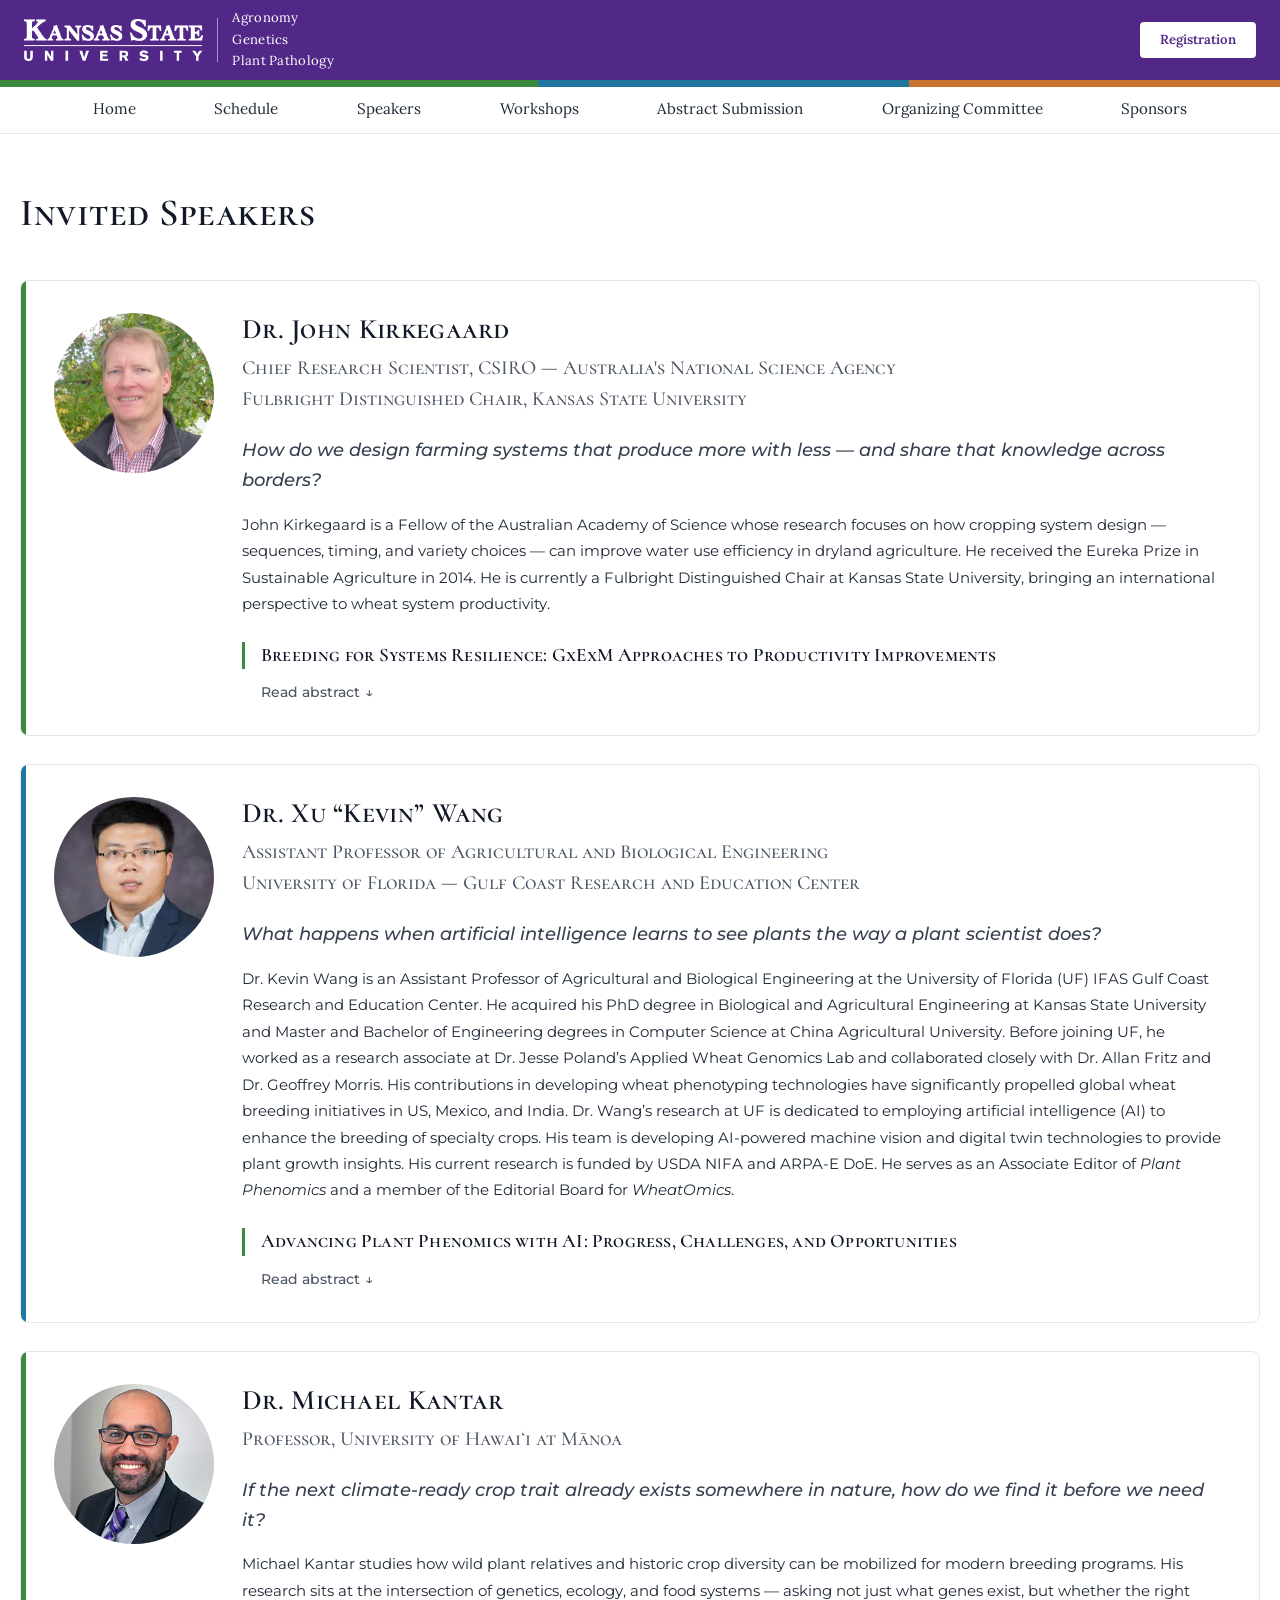
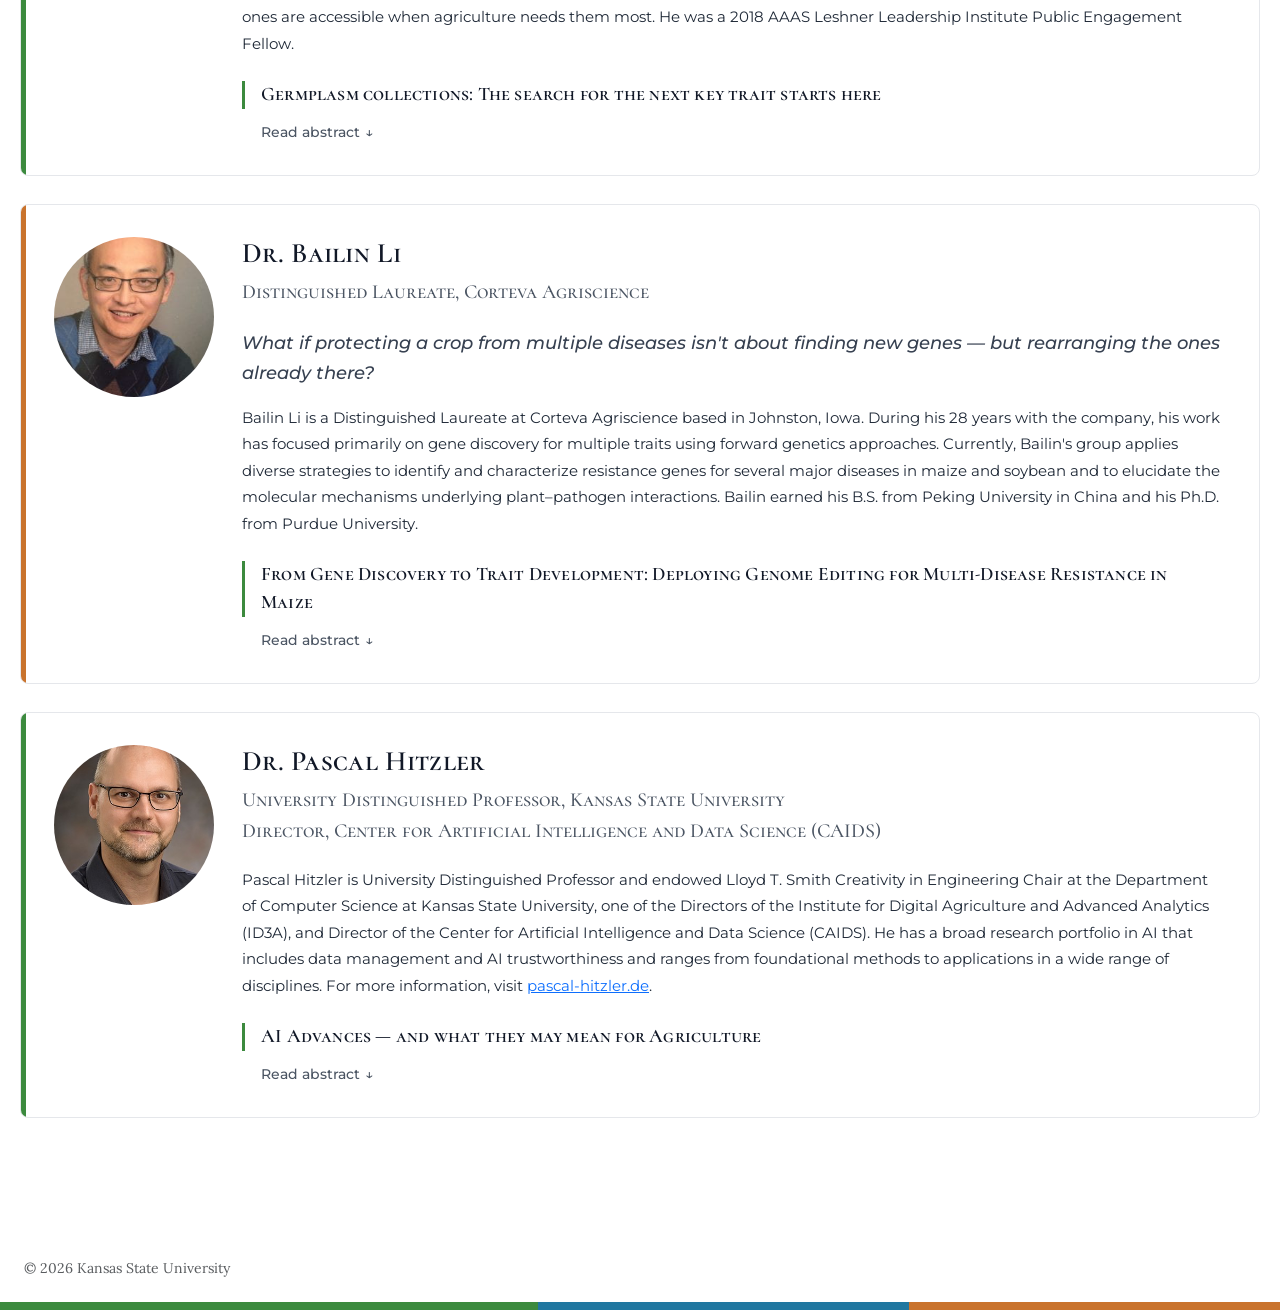
<file: speakers.html>
<!DOCTYPE html>
<html lang="en">
<head>
  <!-- Meta -->
  <meta charset="utf-8" />
  <meta name="viewport" content="width=device-width, initial-scale=1" />

  <title>Speakers — Essential Overlaps for Crop Improvement</title>

  <!-- Bootstrap 5 (CDN) -->
  <link
    href="https://cdn.jsdelivr.net/npm/bootstrap@5.3.3/dist/css/bootstrap.min.css"
    rel="stylesheet"
  />

  <!-- Google Fonts: Cormorant SC (titles) + Montserrat (body) -->
  <link rel="preconnect" href="https://fonts.googleapis.com" />
  <link rel="preconnect" href="https://fonts.gstatic.com" crossorigin />
  <link
    href="https://fonts.googleapis.com/css2?family=Cormorant+SC:wght@300;400;500;600;700&family=Lora:ital,wght@0,400..700;1,400..700&family=Montserrat:wght@400;500;600&display=swap"
    rel="stylesheet"
  />

  <!-- Project CSS -->
  <link rel="stylesheet" href="css/styles.css" />
</head>

<body id="top">
  <!-- =========================================================
       Top header
       ========================================================= -->
  <header class="top-header">
    <div class="top-header__inner">
      <div class="top-header__logo">
        <img
          src="assets/img/ksu_logo_white.png"
          alt="Kansas State University"
          class="ksu-logo"
        />
      </div>
      <div class="top-header__divider" aria-hidden="true"></div>
      <ul class="top-header__depts">
        <li>Agronomy</li>
        <li>Genetics</li>
        <li>Plant Pathology</li>
      </ul>
      <a href="registration.html" class="top-header__reg-btn">Registration</a>
    </div>
  </header>

  <!-- Accent bar -->
  <div class="hero-accent" aria-hidden="true"></div>

  <!-- =========================================================
       Desktop navigation
       ========================================================= -->
  <nav class="desktop-nav d-none d-lg-flex" aria-label="Main navigation">
    <div class="desktop-nav__inner">
      <a class="desktop-nav__link" href="index.html">Home</a>
      <a class="desktop-nav__link" href="program.html">Schedule</a>
      <a class="desktop-nav__link" href="speakers.html">Speakers</a>
      <a class="desktop-nav__link" href="workshops.html">Workshops</a>
      <a class="desktop-nav__link" href="submissions.html">Abstract Submission</a>
      <a class="desktop-nav__link" href="committee.html">Organizing Committee</a>
      <a class="desktop-nav__link" href="sponsors.html">Sponsors</a>
    </div>
  </nav>

  <!-- =========================================================
       Mobile navigation
       ========================================================= -->
  <nav class="navbar navbar-dark bg-dark d-lg-none mobile-nav" aria-label="Mobile navigation">
    <div class="container-fluid px-3">
      <a class="navbar-brand d-flex align-items-center gap-2" href="index.html">
        <span class="mobile-logo" aria-hidden="true"></span>
        <span class="fs-6">Essential Overlaps</span>
      </a>
      <button
        class="navbar-toggler"
        type="button"
        data-bs-toggle="collapse"
        data-bs-target="#mobileMenu"
        aria-controls="mobileMenu"
        aria-expanded="false"
        aria-label="Toggle mobile menu"
      >
        <span class="navbar-toggler-icon"></span>
      </button>
    </div>
    <div class="collapse" id="mobileMenu">
      <div class="bg-dark px-3 pb-3">
        <a class="mobile-link" href="index.html">Home</a>
        <a class="mobile-link" href="program.html">Schedule</a>
        <a class="mobile-link" href="speakers.html">Speakers</a>
        <a class="mobile-link" href="workshops.html">Workshops</a>
        <a class="mobile-link" href="submissions.html">Abstract Submission</a>
        <a class="mobile-link" href="committee.html">Organizing Committee</a>
        <a class="mobile-link" href="sponsors.html">Sponsors</a>
      </div>
    </div>
  </nav>

  <!-- =========================================================
       Main content
       ========================================================= -->
  <main class="main">

    <section class="speakers-page">
      <div class="page-container">

        <h1 class="speakers-page__title">Invited Speakers</h1>

        <!-- ===================================================
             Card 1 — Dr. John Kirkegaard
             Discipline: Agronomy (green)
             =================================================== -->
        <article class="speaker-card speaker-card--agronomy" id="john-kirkegaard">
          <div class="speaker-card__bar" aria-hidden="true"></div>

          <div class="speaker-card__photo-wrap">
            <img
              src="assets/img/speaker_JK.png"
              alt="Dr. John Kirkegaard"
              class="speaker-card__img"
            />
          </div>

          <div class="speaker-card__body">
            <h2 class="speaker-card__name">Dr. John Kirkegaard</h2>
            <p class="speaker-card__role">
              Chief Research Scientist, CSIRO — Australia's National Science Agency<br>
              Fulbright Distinguished Chair, Kansas State University
            </p>
            <p class="speaker-card__question">
              How do we design farming systems that produce more with less — and share that knowledge across borders?
            </p>
            <p class="speaker-card__bio">
              John Kirkegaard is a Fellow of the Australian Academy of Science whose research focuses on how cropping system design — sequences, timing, and variety choices — can improve water use efficiency in dryland agriculture. He received the Eureka Prize in Sustainable Agriculture in 2014. He is currently a Fulbright Distinguished Chair at Kansas State University, bringing an international perspective to wheat system productivity.
            </p>
            <div class="talk-block">
              <h3 class="talk-title">Breeding for Systems Resilience: GxExM Approaches to Productivity Improvements</h3>
            </div>
            <details class="abstract-toggle">
              <summary>
                Read abstract <span class="toggle-arrow" aria-hidden="true">&#8595;</span>
              </summary>
              <p class="abstract-text">The immediate global food security challenge in the face of climate change has prompted many to propose the need for transformational change in food production systems through technological breakthroughs. Proposed transformative changes often focus on one component of a system – a new genetically modified crop, a more effective biological fertilizer or a new satellite-guided seeder – often by largely disconnected research disciplines. In reality, and throughout history, few individual technologies have been singularly transformational in either the scale or speed with which they have influenced productivity on farms. Rather step changes in productivity have evolved only when combinations of technologies, often a mix of old and new synergize within a system. We present a series of recent examples where a systems-focused approach combining new genetics and modern agronomy for the more effective capture of resources has generated significant increases in productivity. The examples demonstrate the idea of “breeding for system resilience” and emphasize the need for agronomists, physiologists and breeders to consider how new genetic diversity could synergize with the modern autonomized and carbon-constrained farming systems of the future.</p>
            </details>
          </div>
        </article>

        <!-- ===================================================
             Card 2 — Dr. Xu "Kevin" Wang
             Discipline: Genetics (blue)
             =================================================== -->
        <article class="speaker-card speaker-card--genetics" id="kevin-wang">
          <div class="speaker-card__bar" aria-hidden="true"></div>

          <div class="speaker-card__photo-wrap">
            <img
              src="assets/img/speaker_KW.png"
              alt="Dr. Xu (Kevin) Wang"
              class="speaker-card__img"
            />
          </div>

          <div class="speaker-card__body">
            <h2 class="speaker-card__name">Dr. Xu &#8220;Kevin&#8221; Wang</h2>
            <p class="speaker-card__role">
              Assistant Professor of Agricultural and Biological Engineering<br>
              University of Florida — Gulf Coast Research and Education Center
            </p>
            <p class="speaker-card__question">
              What happens when artificial intelligence learns to see plants the way a plant scientist does?
            </p>
            <p class="speaker-card__bio">
              Dr. Kevin Wang is an Assistant Professor of Agricultural and Biological Engineering at the University of Florida (UF) IFAS Gulf Coast Research and Education Center. He acquired his PhD degree in Biological and Agricultural Engineering at Kansas State University and Master and Bachelor of Engineering degrees in Computer Science at China Agricultural University. Before joining UF, he worked as a research associate at Dr. Jesse Poland’s Applied Wheat Genomics Lab and collaborated closely with Dr. Allan Fritz and Dr. Geoffrey Morris. His contributions in developing wheat phenotyping technologies have significantly propelled global wheat breeding initiatives in US, Mexico, and India. Dr. Wang’s research at UF is dedicated to employing artificial intelligence (AI) to enhance the breeding of specialty crops. His team is developing AI-powered machine vision and digital twin technologies to provide plant growth insights. His current research is funded by USDA NIFA and ARPA-E DoE. He serves as an Associate Editor of <em>Plant Phenomics</em> and a member of the Editorial Board for <em>WheatOmics</em>.
            </p>
            <div class="talk-block">
              <h3 class="talk-title">Advancing Plant Phenomics with AI: Progress, Challenges, and Opportunities</h3>
            </div>
           <details class="abstract-toggle">
              <summary>
                Read abstract <span class="toggle-arrow" aria-hidden="true">&#8595;</span>
              </summary>
              <p class="abstract-text">Artificial intelligence (AI), a cornerstone of the Fourth Industrial Revolution, is transforming plant phenomics by automating sensing, accelerating high-throughput data analysis, and enhancing decision-making in phenomic prediction and genomic selection. This presentation provides an overview of AI-driven solutions to critical phenotyping challenges, followed by three illustrative case studies: (1) machine vision for precise plant and tissue segmentation, (2) digital twin technologies for biomass estimation, and (3) data-driven modeling for yield and nutrient prediction. The session will conclude with a discussion on the prevailing challenges and emerging opportunities for AI integration in the future of plant phenomics.</p>
            </details>
          </div>
        </article>

        <!-- ===================================================
             Card 3 — Dr. Michael Kantar
             Discipline: Agronomy (green)
             =================================================== -->
        <article class="speaker-card speaker-card--agronomy" id="michael-kantar">
          <div class="speaker-card__bar" aria-hidden="true"></div>

          <div class="speaker-card__photo-wrap">
            <img
              src="assets/img/speaker_MK.png"
              alt="Dr. Michael Kantar"
              class="speaker-card__img"
            />
          </div>

          <div class="speaker-card__body">
            <h2 class="speaker-card__name">Dr. Michael Kantar</h2>
            <p class="speaker-card__role">
              Professor, University of Hawai&#699;i at M&#257;noa
            </p>
            <p class="speaker-card__question">
              If the next climate-ready crop trait already exists somewhere in nature, how do we find it before we need it?
            </p>
            <p class="speaker-card__bio">
              Michael Kantar studies how wild plant relatives and historic crop diversity can be mobilized for modern breeding programs. His research sits at the intersection of genetics, ecology, and food systems — asking not just what genes exist, but whether the right ones are accessible when agriculture needs them most. He was a 2018 AAAS Leshner Leadership Institute Public Engagement Fellow.
            </p>
            <div class="talk-block">
              <h3 class="talk-title">Germplasm collections: The search for the next key trait starts here</h3>
            </div>
            <details class="abstract-toggle">
              <summary>
                Read abstract <span class="toggle-arrow" aria-hidden="true">&#8595;</span>
              </summary>
              <p class="abstract-text">
                Crop diversity is an essential resource for national and international breeding programs aimed at preparing global agriculture for a changing climate. There are related risks that need to be evaluated (1) does the genetic diversity needed for climate adaptation exist somewhere? And (2) is such genetic diversity accessible? Many different methods have been proposed to evaluate these risks including Focused Identification of Germplasm Strategy - FIGS, Core Collections, wild phylorelatives to determine crossing, and germplasm genomics with these methods achieving different levels of success. This talk will explore these methods and propose new methods of using germplasm collections to identify the most promising parents and to operationalize them for any potential species, geography or set of potential future environmental constraints.
              </p>
            </details>
          </div>
        </article>

        <!-- ===================================================
             Card 4 — Dr. Bailin Li
             Discipline: Plant Pathology (orange)
             =================================================== -->
        <article class="speaker-card speaker-card--pathology" id="bailin-li">
          <div class="speaker-card__bar" aria-hidden="true"></div>

          <div class="speaker-card__photo-wrap">
            <img
              src="assets/img/photos/dr_Li.jpg"
              alt="Dr. Bailin Li"
              class="speaker-card__img"
            />
          </div>

          <div class="speaker-card__body">
            <h2 class="speaker-card__name">Dr. Bailin Li</h2>
            <p class="speaker-card__role">
              Distinguished Laureate, Corteva Agriscience
            </p>
            <p class="speaker-card__question">
              What if protecting a crop from multiple diseases isn't about finding new genes — but rearranging the ones already there?
            </p>
            <p class="speaker-card__bio">
              Bailin Li is a Distinguished Laureate at Corteva Agriscience based in Johnston, Iowa. During his 28 years with the company, his work has focused primarily on gene discovery for multiple traits using forward genetics approaches. Currently, Bailin's group applies diverse strategies to identify and characterize resistance genes for several major diseases in maize and soybean and to elucidate the molecular mechanisms underlying plant–pathogen interactions. Bailin earned his B.S. from Peking University in China and his Ph.D. from Purdue University.
            </p>
            <div class="talk-block">
              <h3 class="talk-title">From Gene Discovery to Trait Development: Deploying Genome Editing for Multi-Disease Resistance in Maize</h3>
            </div>
            <details class="abstract-toggle">
              <summary>
                Read abstract <span class="toggle-arrow" aria-hidden="true">&#8595;</span>
              </summary>
              <p class="abstract-text">Major fungal diseases—including northern leaf blight, southern rust, gray leaf spot, and anthracnose stalk rot—cause significant yield losses for North American corn growers, underscoring the need for sustainable, cost- and time-efficient disease control solutions. Conventional breeding is challenged by the need to combine multiple resistance genes that are often located on different chromosomes or derived from diverse germplasm sources, requiring substantial breeding resources to maintain them together in commercial products. The Disease Super Locus (DSL) approach addresses these limitations by using genome editing to co-locate multiple native maize disease resistance genes at a single targeted genomic position. By creating one consolidated breeding locus, DSL simplifies product assembly, reduces breeding complexity, and frees genetic space for improvement of other agronomic traits. The DSL maize product contains only native corn genes, preserves natural intron–exon structures, and contains no foreign or transgenic DNA. This presentation will highlight the identification and validation of native maize resistance genes, assembly of the DSL, and field evaluation of the multi-disease resistance trait.</p>
            </details>
          </div>
        </article>

        <!-- ===================================================
             Card 5 — Dr. Pascal Hitzler
             Discipline: Agronomy (green)
             =================================================== -->
        <article class="speaker-card speaker-card--agronomy" id="pascal-hitzler">
          <div class="speaker-card__bar" aria-hidden="true"></div>

          <div class="speaker-card__photo-wrap">
            <img
              src="assets/img/photos/hitzler-pascal.jpg"
              alt="Dr. Pascal Hitzler"
              class="speaker-card__img"
            />
          </div>

          <div class="speaker-card__body">
            <h2 class="speaker-card__name">Dr. Pascal Hitzler</h2>
            <p class="speaker-card__role">
              University Distinguished Professor, Kansas State University<br>
              Director, Center for Artificial Intelligence and Data Science (CAIDS)
            </p>
            <p class="speaker-card__bio">
              Pascal Hitzler is University Distinguished Professor and endowed Lloyd T. Smith Creativity in Engineering Chair at the Department of Computer Science at Kansas State University, one of the Directors of the Institute for Digital Agriculture and Advanced Analytics (ID3A), and Director of the Center for Artificial Intelligence and Data Science (CAIDS). He has a broad research portfolio in AI that includes data management and AI trustworthiness and ranges from foundational methods to applications in a wide range of disciplines. For more information, visit <a href="http://www.pascal-hitzler.de" target="_blank" rel="noopener noreferrer">pascal-hitzler.de</a>.
            </p>
            <div class="talk-block">
              <h3 class="talk-title">AI Advances — and what they may mean for Agriculture</h3>
            </div>
            <details class="abstract-toggle">
              <summary>
                Read abstract <span class="toggle-arrow" aria-hidden="true">&#8595;</span>
              </summary>
              <p class="abstract-text">We will take a broad perspective on Artificial Intelligence, aiming to separate fact from fiction, and to establish a sober view on current and projected capabilities and limitations, and transformations they may bring.</p>
            </details>
          </div>
        </article>

      </div>
    </section>

    <!-- Footer -->
    <footer class="py-4">
      <div class="container-fluid px-3 px-md-4">
        <div class="text-muted small">© 2026 Kansas State University</div>
      </div>
    </footer>

    <!-- Bottom accent bar -->
    <div class="hero-accent" aria-hidden="true"></div>
  </main>

  <!-- Bootstrap JS bundle -->
  <script src="https://cdn.jsdelivr.net/npm/bootstrap@5.3.3/dist/js/bootstrap.bundle.min.js"></script>

  <script>
    // Rotate arrow on abstract toggle open/close
    document.querySelectorAll('.abstract-toggle').forEach(function(details) {
      details.addEventListener('toggle', function() {
        var arrow = details.querySelector('.toggle-arrow');
        if (arrow) {
          arrow.style.transform = details.open ? 'rotate(180deg)' : 'rotate(0deg)';
        }
      });
    });
  </script>
</body>
</html>
</file>
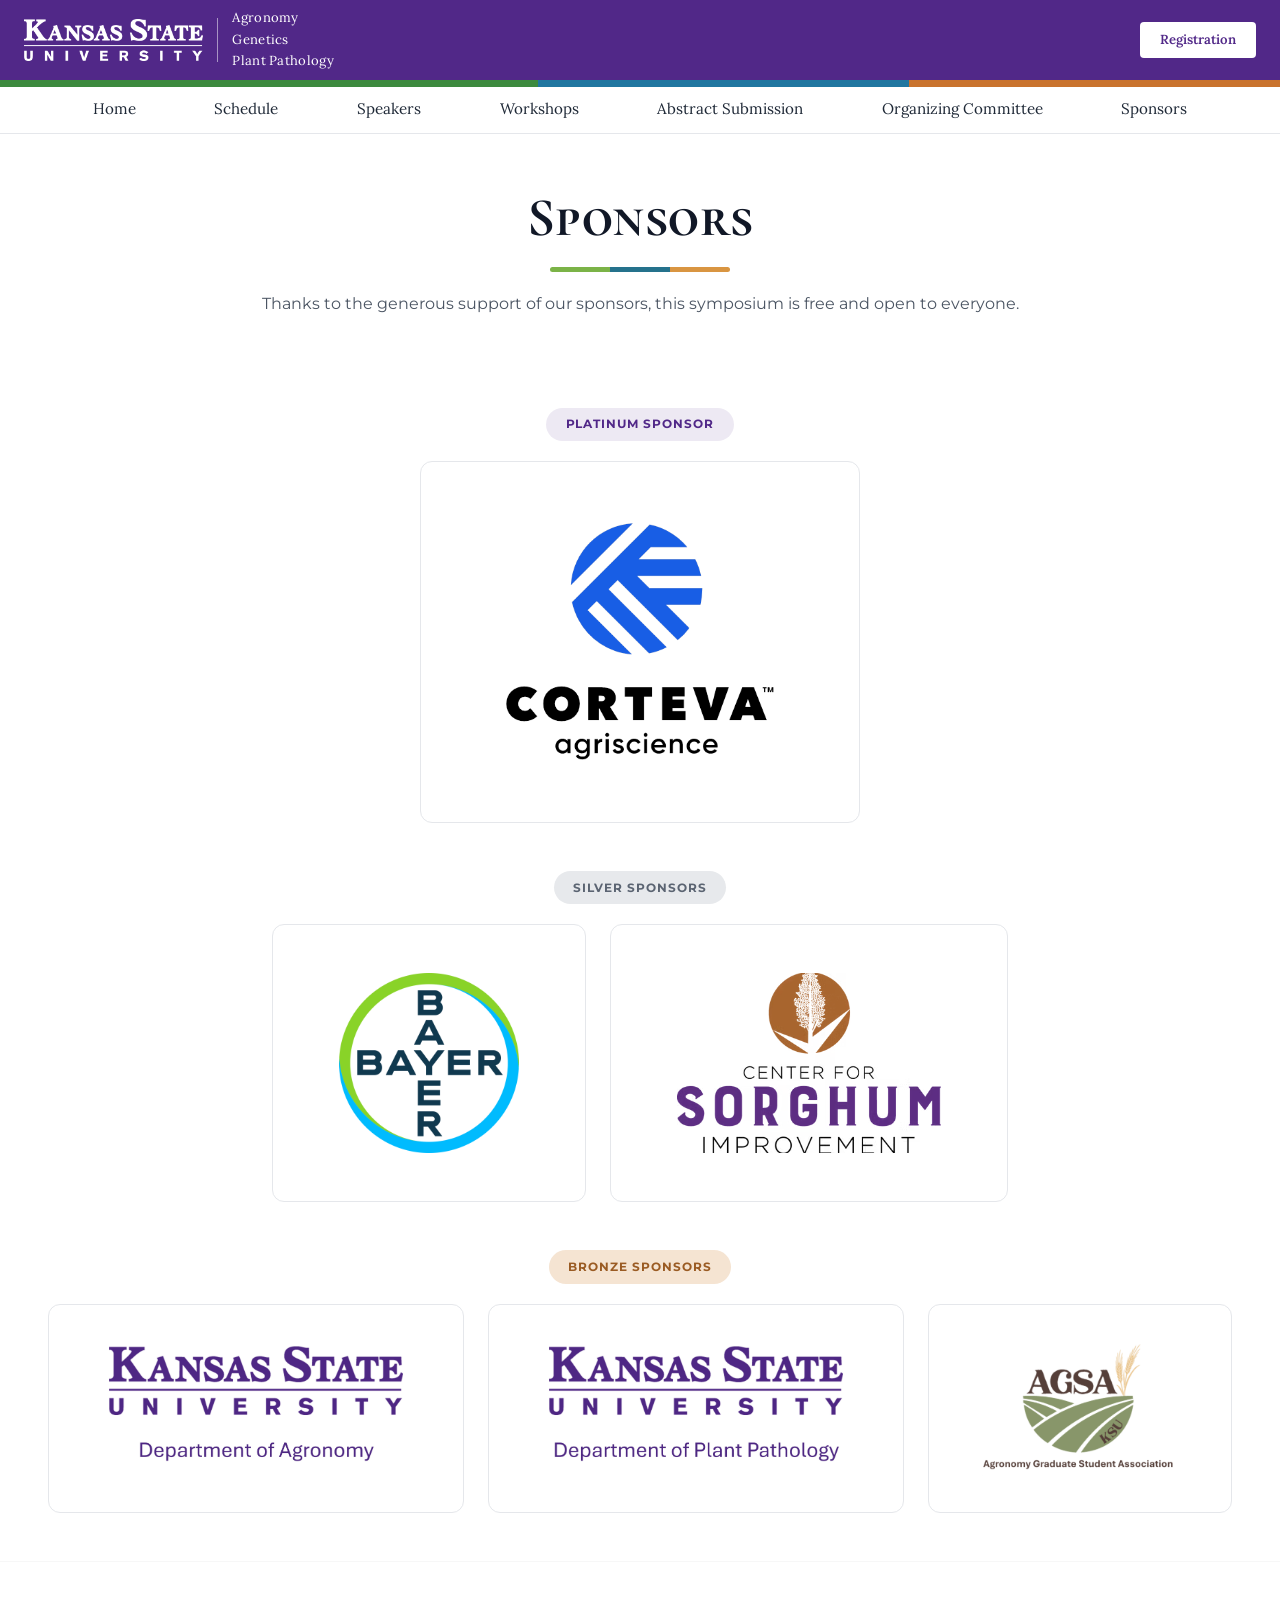
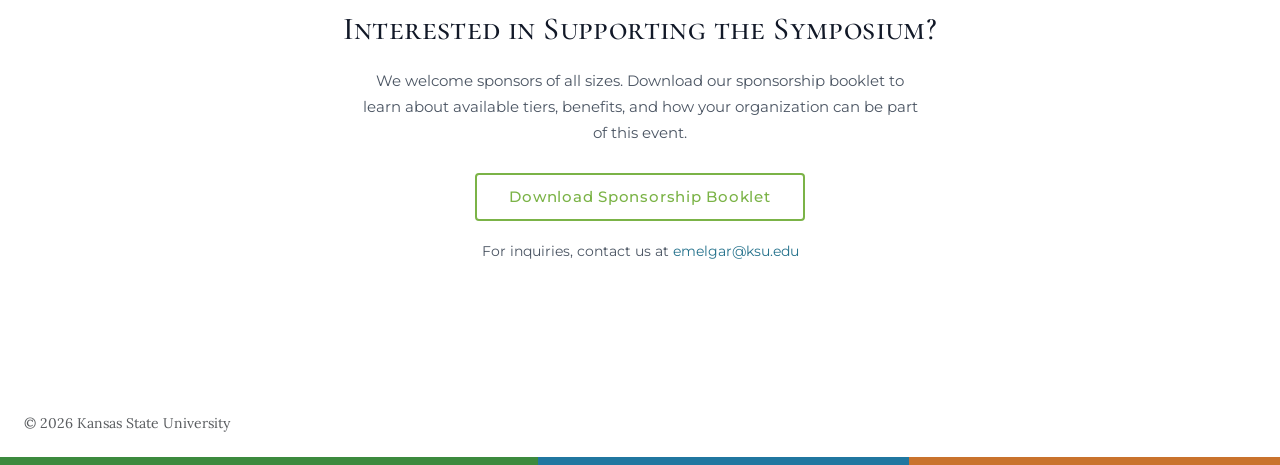
<file: sponsors.html>
<!DOCTYPE html>
<html lang="en">
<head>
  <!-- Meta -->
  <meta charset="utf-8" />
  <meta name="viewport" content="width=device-width, initial-scale=1" />

  <title>Sponsors — Essential Overlaps for Crop Improvement</title>

  <!-- Bootstrap 5 (CDN) -->
  <link
    href="https://cdn.jsdelivr.net/npm/bootstrap@5.3.3/dist/css/bootstrap.min.css"
    rel="stylesheet"
  />

  <!-- Google Fonts: Cormorant SC + Lora + Montserrat -->
  <link rel="preconnect" href="https://fonts.googleapis.com" />
  <link rel="preconnect" href="https://fonts.gstatic.com" crossorigin />
  <link
    href="https://fonts.googleapis.com/css2?family=Cormorant+SC:wght@300;400;500;600;700&family=Lora:ital,wght@0,400..700;1,400..700&family=Montserrat:wght@400;500;600&display=swap"
    rel="stylesheet"
  />

  <!-- Project CSS -->
  <link rel="stylesheet" href="css/styles.css" />
</head>

<body id="top">
  <!-- =========================================================
       Top header
       ========================================================= -->
  <header class="top-header">
    <div class="top-header__inner">
      <div class="top-header__logo">
        <img
          src="assets/img/ksu_logo_white.png"
          alt="Kansas State University"
          class="ksu-logo"
        />
      </div>
      <div class="top-header__divider" aria-hidden="true"></div>
      <ul class="top-header__depts">
        <li>Agronomy</li>
        <li>Genetics</li>
        <li>Plant Pathology</li>
      </ul>
      <a href="registration.html" class="top-header__reg-btn">Registration</a>
    </div>
  </header>

  <!-- Accent bar -->
  <div class="hero-accent" aria-hidden="true"></div>

  <!-- =========================================================
       Desktop navigation
       ========================================================= -->
  <nav class="desktop-nav d-none d-lg-flex" aria-label="Main navigation">
    <div class="desktop-nav__inner">
      <a class="desktop-nav__link" href="index.html">Home</a>
      <a class="desktop-nav__link" href="program.html">Schedule</a>
      <a class="desktop-nav__link" href="speakers.html">Speakers</a>
      <a class="desktop-nav__link" href="workshops.html">Workshops</a>
      <a class="desktop-nav__link" href="submissions.html">Abstract Submission</a>
      <a class="desktop-nav__link" href="committee.html">Organizing Committee</a>
      <a class="desktop-nav__link" href="sponsors.html" aria-current="page">Sponsors</a>
    </div>
  </nav>

  <!-- =========================================================
       Mobile navigation
       ========================================================= -->
  <nav class="navbar navbar-dark bg-dark d-lg-none mobile-nav" aria-label="Mobile navigation">
    <div class="container-fluid px-3">
      <a class="navbar-brand d-flex align-items-center gap-2" href="index.html">
        <span class="mobile-logo" aria-hidden="true"></span>
        <span class="fs-6">Essential Overlaps</span>
      </a>
      <button
        class="navbar-toggler"
        type="button"
        data-bs-toggle="collapse"
        data-bs-target="#mobileMenu"
        aria-controls="mobileMenu"
        aria-expanded="false"
        aria-label="Toggle mobile menu"
      >
        <span class="navbar-toggler-icon"></span>
      </button>
    </div>
    <div class="collapse" id="mobileMenu">
      <div class="bg-dark px-3 pb-3">
        <a class="mobile-link" href="index.html">Home</a>
        <a class="mobile-link" href="program.html">Schedule</a>
        <a class="mobile-link" href="speakers.html">Speakers</a>
        <a class="mobile-link" href="workshops.html">Workshops</a>
        <a class="mobile-link" href="submissions.html">Abstract Submission</a>
        <a class="mobile-link" href="committee.html">Organizing Committee</a>
        <a class="mobile-link" href="sponsors.html">Sponsors</a>
      </div>
    </div>
  </nav>

  <!-- =========================================================
       Main content
       ========================================================= -->
  <main class="main">
    <div class="sponsors-page">

      <!-- Page Title -->
      <div class="page-container">
        <section class="comm-page-title-section" aria-label="Page title">
          <h1 class="comm-page-title">Sponsors</h1>
          <div class="comm-title-stripe" aria-hidden="true"></div>
          <p class="sponsors-page__subtitle">
            Thanks to the generous support of our sponsors, this symposium is free and open to everyone.
          </p>
        </section>
      </div>

      <!-- Block 1: Sponsors -->
      <div class="page-container">
        <section class="sponsors-grid-section" aria-label="Sponsors">
          <div class="sponsor-tiers">
            <div class="sponsor-tier sponsor-tier--platinum">
              <p class="sponsor-tier__label">Platinum Sponsor</p>
              <div class="sponsor-tier__logos">
                <div class="sponsor-tier__cell">
                  <img src="assets/img/corteva.png" alt="Corteva Agriscience" />
                </div>
              </div>
            </div>

            <div class="sponsor-tier sponsor-tier--silver">
              <p class="sponsor-tier__label">Silver Sponsors</p>
              <div class="sponsor-tier__logos">
                <div class="sponsor-tier__cell">
                  <img src="assets/img/Logo_Bayer.jpg" alt="Bayer" />
                </div>
                <div class="sponsor-tier__cell">
                  <img src="assets/img/logo_Sorghum.png" alt="Center for Sorghum Improvement" />
                </div>
              </div>
            </div>

            <div class="sponsor-tier sponsor-tier--bronze">
              <p class="sponsor-tier__label">Bronze Sponsors</p>
              <div class="sponsor-tier__logos">
                <div class="sponsor-tier__cell">
                  <img src="assets/img/logo_deptAgro.jpg" alt="Department of Agronomy" />
                </div>
                <div class="sponsor-tier__cell">
                  <img src="assets/img/logo_dptPP.jpg" alt="Department of Plant Pathology" />
                </div>
                <div class="sponsor-tier__cell">
                  <img src="assets/img/logo_agsa.png" alt="Agronomy Graduate Student Association (AGSA)" />
                </div>
              </div>
            </div>
          </div>
        </section>
      </div>

      <hr class="sponsors-divider" />

      <!-- Block 3: Sponsorship Booklet Download -->
      <div class="page-container">
        <section class="sponsors-cta" aria-label="Sponsorship booklet">
          <h2 class="sponsors-heading">Interested in Supporting the Symposium?</h2>
          <p class="sponsors-cta__body">
            We welcome sponsors of all sizes. Download our sponsorship booklet
            to learn about available tiers, benefits, and how your organization
            can be part of this event.
          </p>
          <a
            href="assets/2026_Sponsor_Booklet_FINAL.pdf"
            target="_blank"
            rel="noopener noreferrer"
            class="sponsors-cta__btn"
          >Download Sponsorship Booklet</a>
          <p class="sponsors-cta__contact">
            For inquiries, contact us at
            <a href="mailto:emelgar@ksu.edu" class="sponsors-cta__email">emelgar@ksu.edu</a>
          </p>
        </section>
      </div>

    </div><!-- /.sponsors-page -->

    <!-- Footer -->
    <footer class="py-4">
      <div class="container-fluid px-3 px-md-4">
        <div class="text-muted small">© 2026 Kansas State University</div>
      </div>
    </footer>

    <!-- Bottom accent bar -->
    <div class="hero-accent" aria-hidden="true"></div>
  </main>

  <!-- Bootstrap JS bundle -->
  <script src="https://cdn.jsdelivr.net/npm/bootstrap@5.3.3/dist/js/bootstrap.bundle.min.js"></script>
</body>
</html>
</file>
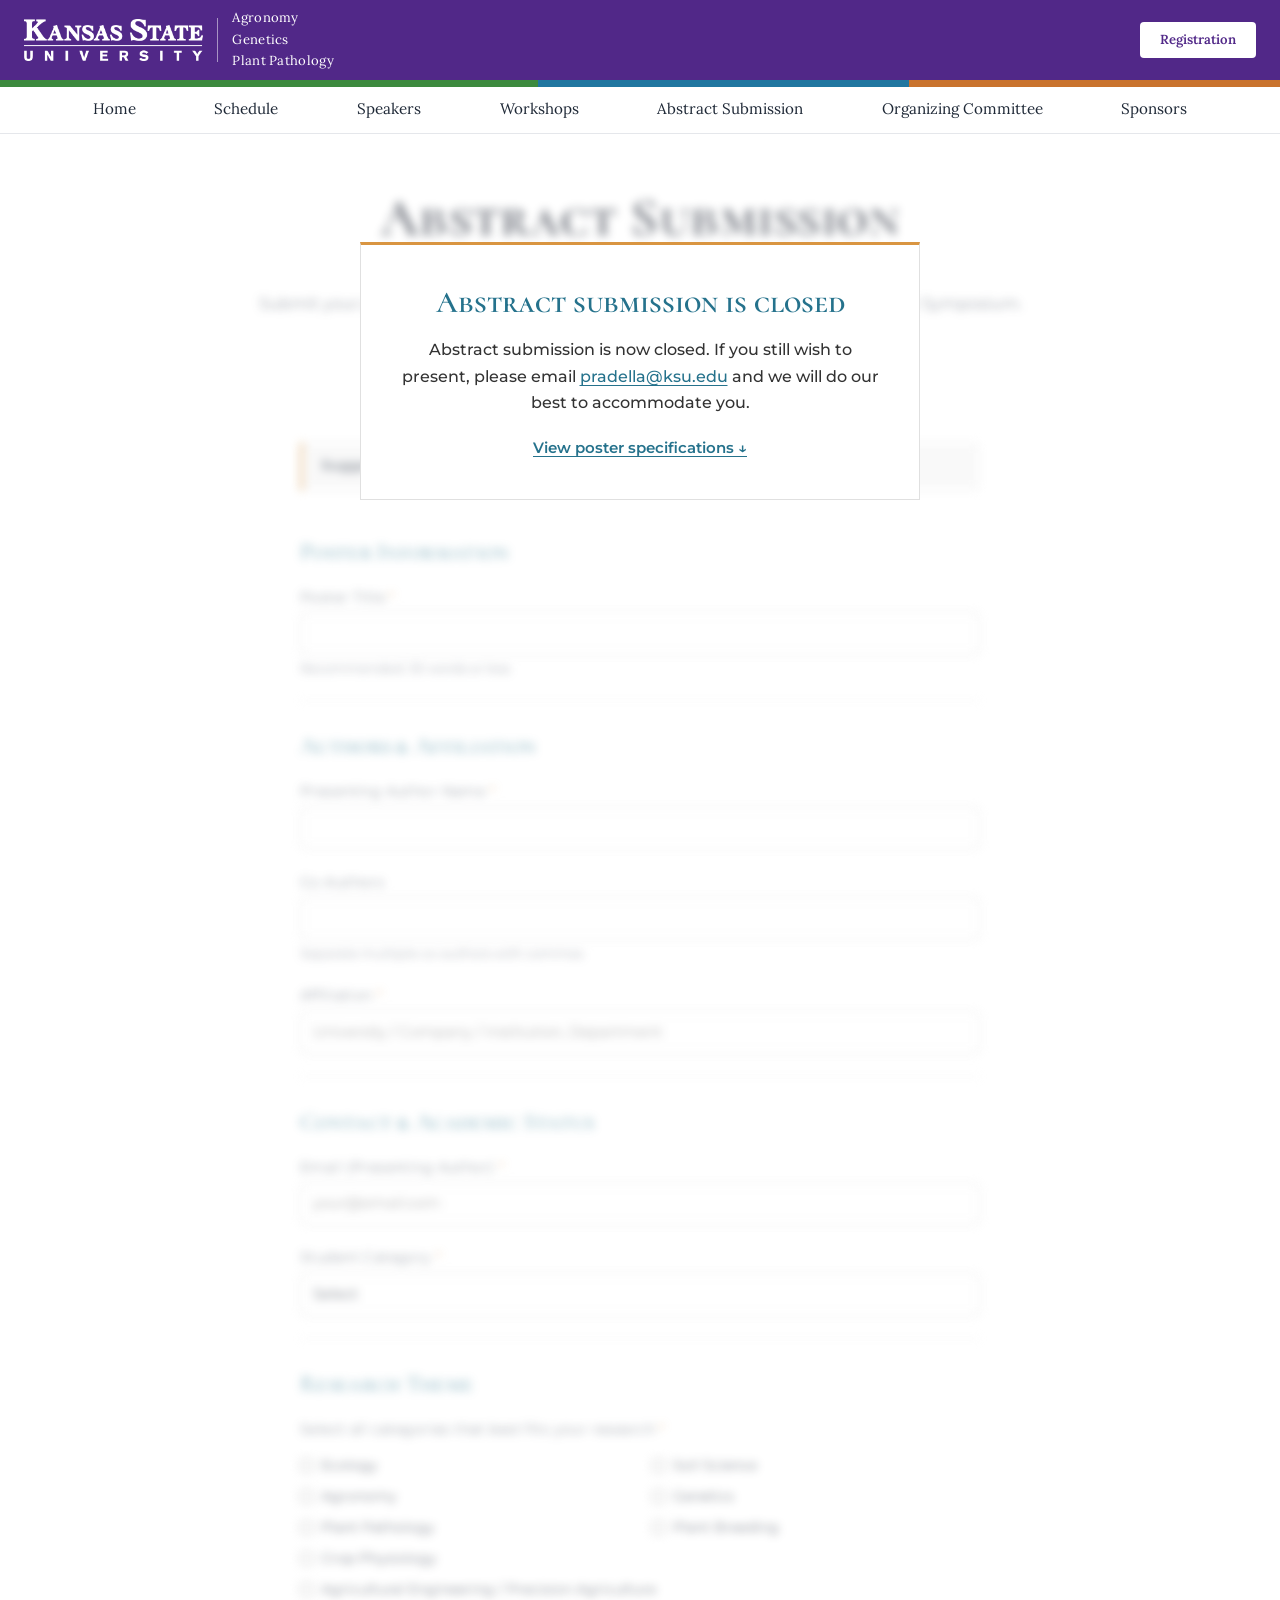
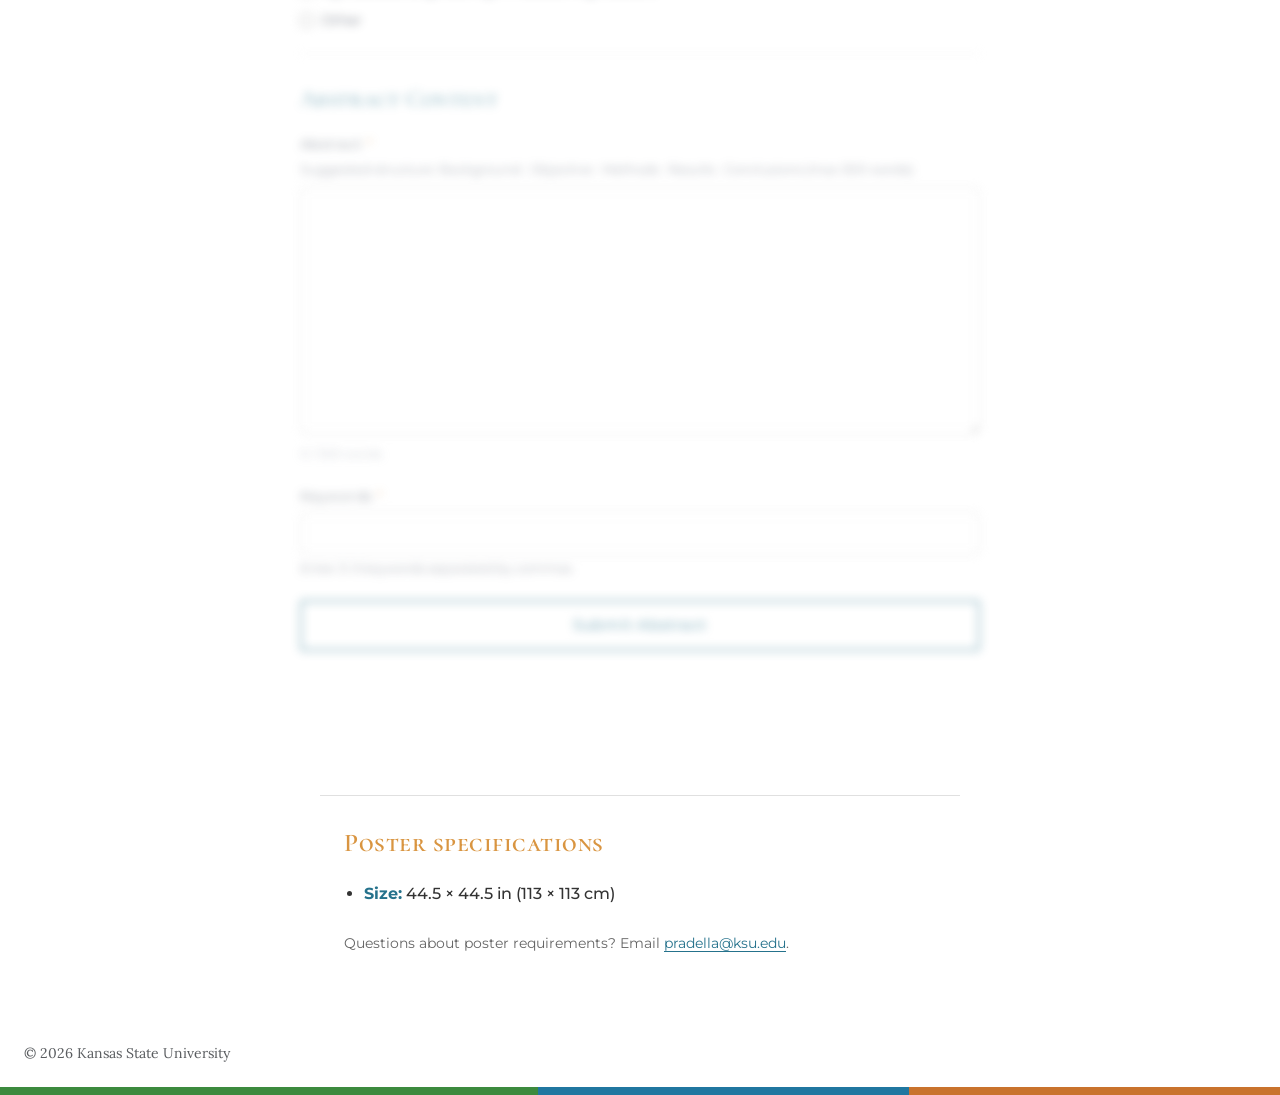
<file: submissions.html>
<!DOCTYPE html>
<html lang="en">
<head>
  <!-- Meta -->
  <meta charset="utf-8" />
  <meta name="viewport" content="width=device-width, initial-scale=1" />

  <title>Abstract Submission — Essential Overlaps for Crop Improvement</title>

  <!-- Bootstrap 5 (CDN) -->
  <link
    href="https://cdn.jsdelivr.net/npm/bootstrap@5.3.3/dist/css/bootstrap.min.css"
    rel="stylesheet"
  />

  <!-- Google Fonts: Titles (Cormorant SC) + Body (Lora) -->
  <link rel="preconnect" href="https://fonts.googleapis.com" />
  <link rel="preconnect" href="https://fonts.gstatic.com" crossorigin />
  <link
    href="https://fonts.googleapis.com/css2?family=Cormorant+SC:wght@300;400;500;600;700&family=Lora:ital,wght@0,400..700;1,400..700&family=Montserrat:wght@400;500;600&display=swap"
    rel="stylesheet"
  />

  <!-- Project CSS -->
  <link rel="stylesheet" href="css/styles.css" />
</head>

<body id="top">
  <!-- =========================================================
       Top header
       ========================================================= -->
  <header class="top-header">
    <div class="top-header__inner">
      <div class="top-header__logo">
        <img
          src="assets/img/ksu_logo_white.png"
          alt="Kansas State University"
          class="ksu-logo"
        />
      </div>
      <div class="top-header__divider" aria-hidden="true"></div>
      <ul class="top-header__depts">
        <li>Agronomy</li>
        <li>Genetics</li>
        <li>Plant Pathology</li>
      </ul>
      <a href="registration.html" class="top-header__reg-btn">Registration</a>
    </div>
  </header>

  <!-- Accent bar -->
  <div class="hero-accent" aria-hidden="true"></div>

  <!-- =========================================================
       Desktop navigation
       ========================================================= -->
  <nav class="desktop-nav d-none d-lg-flex" aria-label="Main navigation">
    <div class="desktop-nav__inner">
      <a class="desktop-nav__link" href="index.html">Home</a>
      <a class="desktop-nav__link" href="program.html">Schedule</a>
      <a class="desktop-nav__link" href="speakers.html">Speakers</a>
      <a class="desktop-nav__link" href="workshops.html">Workshops</a>
      <a class="desktop-nav__link" href="submissions.html">Abstract Submission</a>
      <a class="desktop-nav__link" href="committee.html">Organizing Committee</a>
      <a class="desktop-nav__link" href="sponsors.html">Sponsors</a>
    </div>
  </nav>

  <!-- =========================================================
       Mobile navigation
       ========================================================= -->
  <nav class="navbar navbar-dark bg-dark d-lg-none mobile-nav" aria-label="Mobile navigation">
    <div class="container-fluid px-3">
      <a class="navbar-brand d-flex align-items-center gap-2" href="index.html">
        <span class="mobile-logo" aria-hidden="true"></span>
        <span class="fs-6">Essential Overlaps</span>
      </a>
      <button
        class="navbar-toggler"
        type="button"
        data-bs-toggle="collapse"
        data-bs-target="#mobileMenu"
        aria-controls="mobileMenu"
        aria-expanded="false"
        aria-label="Toggle mobile menu"
      >
        <span class="navbar-toggler-icon"></span>
      </button>
    </div>
    <div class="collapse" id="mobileMenu">
      <div class="bg-dark px-3 pb-3">
        <a class="mobile-link" href="index.html">Home</a>
        <a class="mobile-link" href="program.html">Schedule</a>
        <a class="mobile-link" href="speakers.html">Speakers</a>
        <a class="mobile-link" href="workshops.html">Workshops</a>
        <a class="mobile-link" href="submissions.html">Abstract Submission</a>
        <a class="mobile-link" href="committee.html">Organizing Committee</a>
        <a class="mobile-link" href="sponsors.html">Sponsors</a>
      </div>
    </div>
  </nav>

  <!-- =========================================================
       Main content
       ========================================================= -->
  <main class="main">
    <div class="frost-wrap">
      <div class="frost-content" inert>
    <div class="sub-page">
      <div class="page-container">

        <!-- Page title -->
        <section class="comm-page-title-section" aria-label="Page title">
          <h1 class="comm-page-title">Abstract Submission</h1>
          <div class="comm-title-stripe" aria-hidden="true"></div>
          <p class="reg-page__subtitle">
            Submit your poster abstract for the 2026 Essential Overlaps
            for Crop Improvement Symposium.
          </p>
        </section>

        <!-- Submission deadline notice -->
        <div class="sub-deadline">
          <span class="sub-deadline__label">Submission Deadline</span>
          <span class="sub-deadline__date">August 27, 2026</span>
        </div>

        <!-- Poster specs info box -->
        <div class="sub-specs-box" role="note">
          <strong>Suggested poster dimensions:</strong> 44.5″ &times; 44.5″
        </div>

        <!-- Submission form -->
        <form id="sub-form" class="reg-form" novalidate>

          <!-- ── Section 1: Poster Information ── -->
          <div class="sub-section">
            <h2 class="sub-section-heading">Poster Information</h2>
            <div class="reg-field">
              <label class="reg-label" for="posterTitle">
                Poster Title <span class="reg-required" aria-hidden="true">*</span>
              </label>
              <input class="reg-input" type="text" id="posterTitle" name="posterTitle" required />
              <span class="sub-helper">Recommended: 30 words or less</span>
            </div>
          </div>

          <!-- ── Section 2: Authors & Affiliation ── -->
          <div class="sub-section">
            <h2 class="sub-section-heading">Authors &amp; Affiliation</h2>
            <div class="reg-field">
              <label class="reg-label" for="presentingAuthor">
                Presenting Author Name <span class="reg-required" aria-hidden="true">*</span>
              </label>
              <input class="reg-input" type="text" id="presentingAuthor" name="presentingAuthor" required />
            </div>
            <div class="reg-field">
              <label class="reg-label" for="coAuthors">Co-Authors</label>
              <input class="reg-input" type="text" id="coAuthors" name="coAuthors" />
              <span class="sub-helper">Separate multiple co-authors with commas</span>
            </div>
            <div class="reg-field">
              <label class="reg-label" for="affiliation">
                Affiliation <span class="reg-required" aria-hidden="true">*</span>
              </label>
              <input class="reg-input" type="text" id="affiliation" name="affiliation"
                placeholder="University / Company / Institution, Department" required />
            </div>
          </div>

          <!-- ── Section 3: Contact & Academic Status ── -->
          <div class="sub-section">
            <h2 class="sub-section-heading">Contact &amp; Academic Status</h2>
            <div class="reg-field">
              <label class="reg-label" for="email">
                Email (Presenting Author) <span class="reg-required" aria-hidden="true">*</span>
              </label>
              <input class="reg-input" type="email" id="email" name="email"
                placeholder="your@email.com" required />
            </div>
            <div class="reg-field">
              <label class="reg-label" for="studentCategory">
                Student Category <span class="reg-required" aria-hidden="true">*</span>
              </label>
              <select class="reg-select" id="studentCategory" name="studentCategory" required>
                <option value="">Select</option>
                <option>MSc Student</option>
                <option>PhD Student</option>
                <option>Postdoctoral Researcher</option>
                <option>Undergraduate Student</option>
                <option>Other</option>
              </select>
            </div>
          </div>

          <!-- ── Section 4: Research Theme ── -->
          <div class="sub-section">
            <h2 class="sub-section-heading">Research Theme</h2>
            <div class="reg-field">
              <span class="reg-label" id="theme-label">
                Select all categories that best fits your research
                <span class="reg-required" aria-hidden="true">*</span>
              </span>
              <div class="sub-radio-grid" role="group" aria-labelledby="theme-label">
                <label class="sub-radio-item">
                  <input type="checkbox" name="researchTheme" value="Ecology" /> Ecology
                </label>
                <label class="sub-radio-item">
                  <input type="checkbox" name="researchTheme" value="Soil Science" /> Soil Science
                </label>
                <label class="sub-radio-item">
                  <input type="checkbox" name="researchTheme" value="Agronomy" /> Agronomy
                </label>
                <label class="sub-radio-item">
                  <input type="checkbox" name="researchTheme" value="Genetics" /> Genetics
                </label>
                <label class="sub-radio-item">
                  <input type="checkbox" name="researchTheme" value="Plant Pathology" /> Plant Pathology
                </label>
                <label class="sub-radio-item">
                  <input type="checkbox" name="researchTheme" value="Plant Breeding" /> Plant Breeding
                </label>
                <label class="sub-radio-item">
                  <input type="checkbox" name="researchTheme" value="Crop Physiology" /> Crop Physiology
                </label>
                <label class="sub-radio-item sub-radio-item--wide">
                  <input type="checkbox" name="researchTheme" value="Agricultural Engineering / Precision Agriculture" />
                  Agricultural Engineering / Precision Agriculture
                </label>
                <label class="sub-radio-item">
                  <input type="checkbox" name="researchTheme" value="Other" id="theme-other-checkbox" /> Other
                </label>
              </div>
              <input class="reg-input" type="text" id="researchThemeOther" name="researchThemeOther"
                placeholder="Please specify your research theme"
                style="display:none; margin-top:0.5rem;" />
            </div>
          </div>

          <!-- ── Section 5: Abstract Content ── -->
          <div class="sub-section">
            <h2 class="sub-section-heading">Abstract Content</h2>
            <div class="reg-field">
              <label class="reg-label" for="abstract">
                Abstract <span class="reg-required" aria-hidden="true">*</span>
              </label>
              <p class="sub-helper sub-helper--above">
                Suggested structure: Background &middot; Objective &middot; Methods
                &middot; Results &middot; Conclusions (max 300 words)
              </p>
              <textarea class="reg-textarea" id="abstract" name="abstract" rows="10" required></textarea>
              <div class="sub-counter-row">
                <span class="sub-counter" id="abstract-counter" aria-live="polite">0 / 300 words</span>
                <span class="sub-error" id="abstract-error" style="display:none;" aria-live="assertive">
                  Abstract exceeds the 300-word limit. Please shorten before submitting.
                </span>
              </div>
            </div>
            <div class="reg-field">
              <label class="reg-label" for="keywords">
                Keywords <span class="reg-required" aria-hidden="true">*</span>
              </label>
              <input class="reg-input" type="text" id="keywords" name="keywords" required />
              <span class="sub-helper">Enter 3–5 keywords separated by commas</span>
            </div>
          </div>

          <!-- Submit -->
          <button type="submit" class="reg-submit" id="sub-submit">Submit Abstract</button>

        </form>

        <!-- Success message (hidden until submit) -->
        <div id="success-message" class="reg-success" style="display:none;" aria-live="polite">
          <div class="reg-success__accent" aria-hidden="true"></div>
          <h2 class="reg-success__title">Abstract submitted!</h2>
          <p class="reg-success__body">
            Thank you for your submission. We will review your abstract and
            be in touch with further details about the 2026 Essential Overlaps
            for Crop Improvement Symposium, September 9–10 at the K-State Student Union.
          </p>
        </div>

      </div><!-- /.page-container -->
    </div><!-- /.sub-page -->
      </div><!-- /.frost-content -->

      <div class="frost-card frost-card--amber" role="dialog" aria-modal="false" aria-labelledby="frost-title">
        <p class="frost-card__title" id="frost-title">Abstract submission is closed</p>
        <p class="frost-card__body">
          Abstract submission is now closed. If you still wish to present,
          please email <a href="mailto:pradella@ksu.edu">pradella@ksu.edu</a> and we will do our
          best to accommodate you.
        </p>
        <p class="frost-card__link">
          <a href="#poster">View poster specifications ↓</a>
        </p>
      </div>
    </div><!-- /.frost-wrap -->

    <section class="poster-specs" id="poster">
      <h2 class="poster-specs__title">Poster specifications</h2>
      <ul class="poster-specs__list">
        <li><strong>Size:</strong> 44.5 × 44.5 in (113 × 113 cm)</li>
      </ul>
      <p class="poster-specs__note">
        Questions about poster requirements? Email
        <a href="mailto:pradella@ksu.edu">pradella@ksu.edu</a>.
      </p>
    </section>

    <!-- Footer -->
    <footer class="py-4">
      <div class="container-fluid px-3 px-md-4">
        <div class="text-muted small">© 2026 Kansas State University</div>
      </div>
    </footer>

    <!-- Bottom accent bar -->
    <div class="hero-accent" aria-hidden="true"></div>
  </main>

  <!-- Bootstrap JS bundle -->
  <script src="https://cdn.jsdelivr.net/npm/bootstrap@5.3.3/dist/js/bootstrap.bundle.min.js"></script>

  <script>
    (function () {
      const CLOSED = true;
      if (CLOSED) return;

      function countWords(str) {
        return str.trim() === '' ? 0 : str.trim().split(/\s+/).length;
      }

      // ── Abstract word counter (block at > 300) ──
      var abstractInput   = document.getElementById('abstract');
      var abstractCounter = document.getElementById('abstract-counter');
      var abstractError   = document.getElementById('abstract-error');
      var submitBtn       = document.getElementById('sub-submit');

      abstractInput.addEventListener('input', function () {
        var n = countWords(this.value);
        abstractCounter.textContent = n + ' / 300 words';
        if (n > 300) {
          abstractCounter.className = 'sub-counter sub-counter--error';
          abstractError.style.display = 'block';
          submitBtn.disabled = true;
        } else if (n >= 270) {
          abstractCounter.className = 'sub-counter sub-counter--warning';
          abstractError.style.display = 'none';
          submitBtn.disabled = false;
        } else {
          abstractCounter.className = 'sub-counter';
          abstractError.style.display = 'none';
          submitBtn.disabled = false;
        }
      });

      // ── Research theme "Other" reveal ──
      document.querySelectorAll('input[name="researchTheme"]').forEach(function (cb) {
        cb.addEventListener('change', function () {
          if (this.value !== 'Other') return;
          var themeOther = document.getElementById('researchThemeOther');
          themeOther.style.display = this.checked ? 'block' : 'none';
          if (!this.checked) themeOther.value = '';
        });
      });

      // ── Form submit → POST to Google Sheets, then show success ──
      const SHEET_URL = "https://script.google.com/macros/s/AKfycbwaMAQRr2C4t_26x5gWB_6IDway_07PlRQsxEARC4DXOAZvbDwiY0IZRe1Ne_gM9yYxig/exec";

      var form = document.getElementById('sub-form');
      form.addEventListener('submit', function (e) {
        e.preventDefault();

        const checkedThemes = document.querySelectorAll('input[name="researchTheme"]:checked');
        if (!checkedThemes.length) {
          alert('Please select at least one research theme.');
          return;
        }

        const payload = {
          posterTitle:        document.getElementById('posterTitle').value,
          presentingAuthor:   document.getElementById('presentingAuthor').value,
          coAuthors:          document.getElementById('coAuthors').value || '',
          affiliation:        document.getElementById('affiliation').value,
          email:              document.getElementById('email').value,
          studentCategory:    document.getElementById('studentCategory').value,
          researchTheme:      Array.from(checkedThemes).map(cb => cb.value).join(', '),
          researchThemeOther: document.getElementById('researchThemeOther')?.value || '',
          abstract:           document.getElementById('abstract').value,
          keywords:           document.getElementById('keywords').value
        };

        const submitBtn = form.querySelector("button[type='submit']");
        submitBtn.disabled = true;
        submitBtn.textContent = 'Submitting…';

        fetch(SHEET_URL, {
          method: 'POST',
          mode: 'no-cors',
          headers: { 'Content-Type': 'application/json' },
          body: JSON.stringify(payload)
        })
        .then(function () {
          form.style.display = 'none';
          document.getElementById('success-message').style.display = 'block';
          window.scrollTo({ top: 0, behavior: 'smooth' });
        })
        .catch(function () {
          submitBtn.disabled = false;
          submitBtn.textContent = 'Submit Abstract';
          alert('Something went wrong. Please try again or contact us at emelgar@ksu.edu');
        });
      });

    })();
  </script>
</body>
</html>
</file>
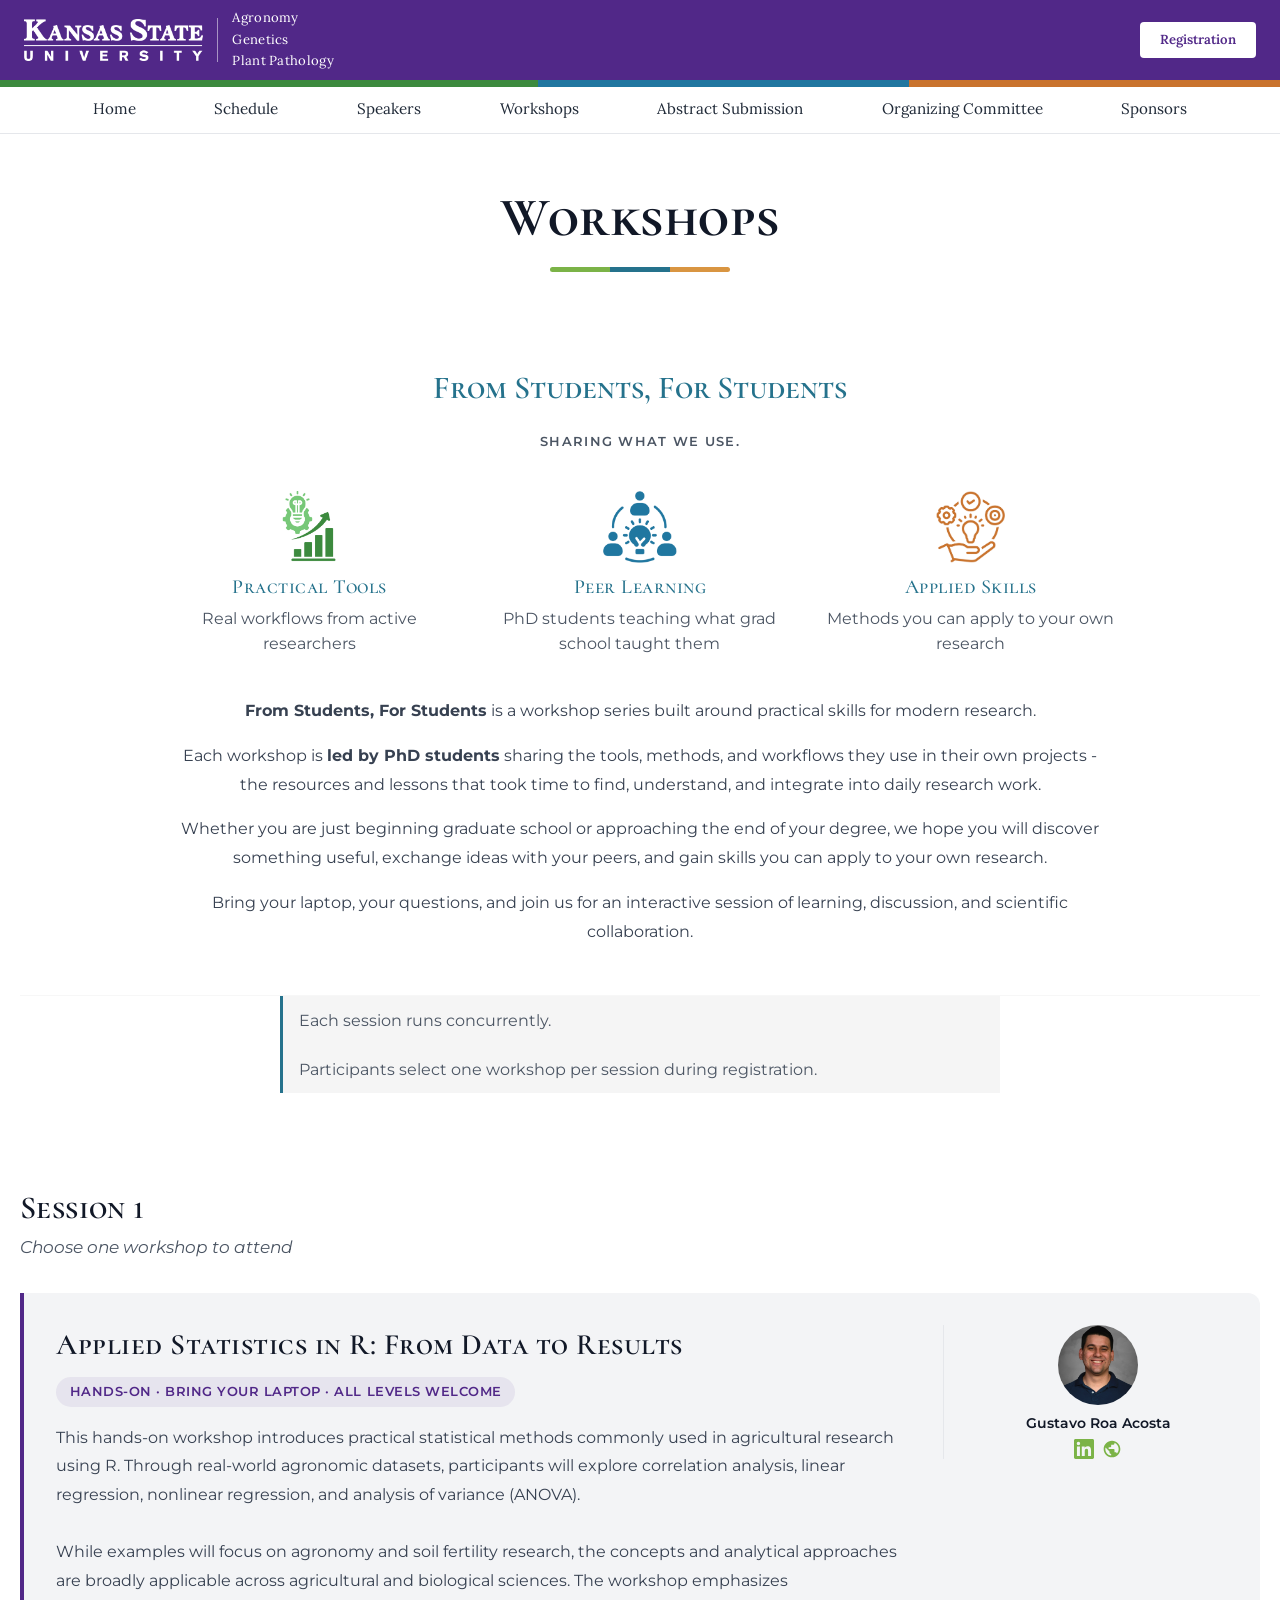
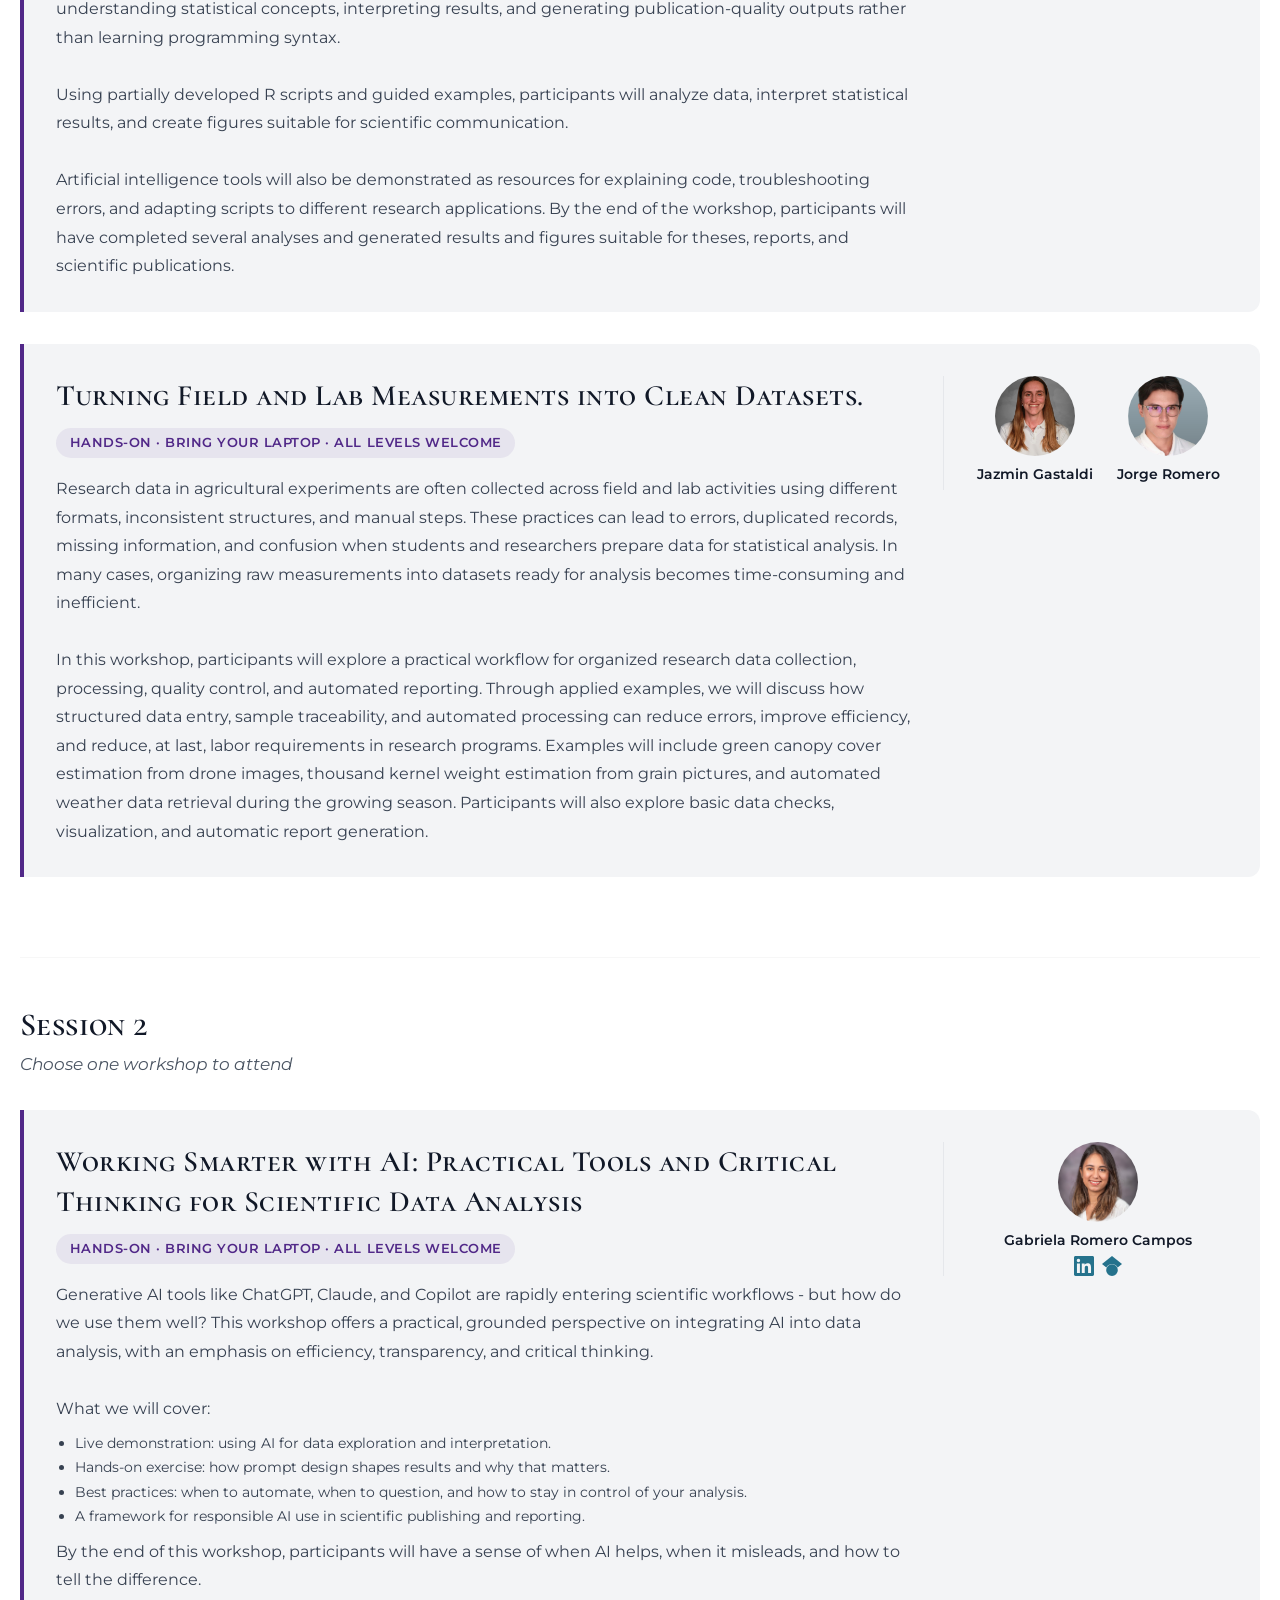
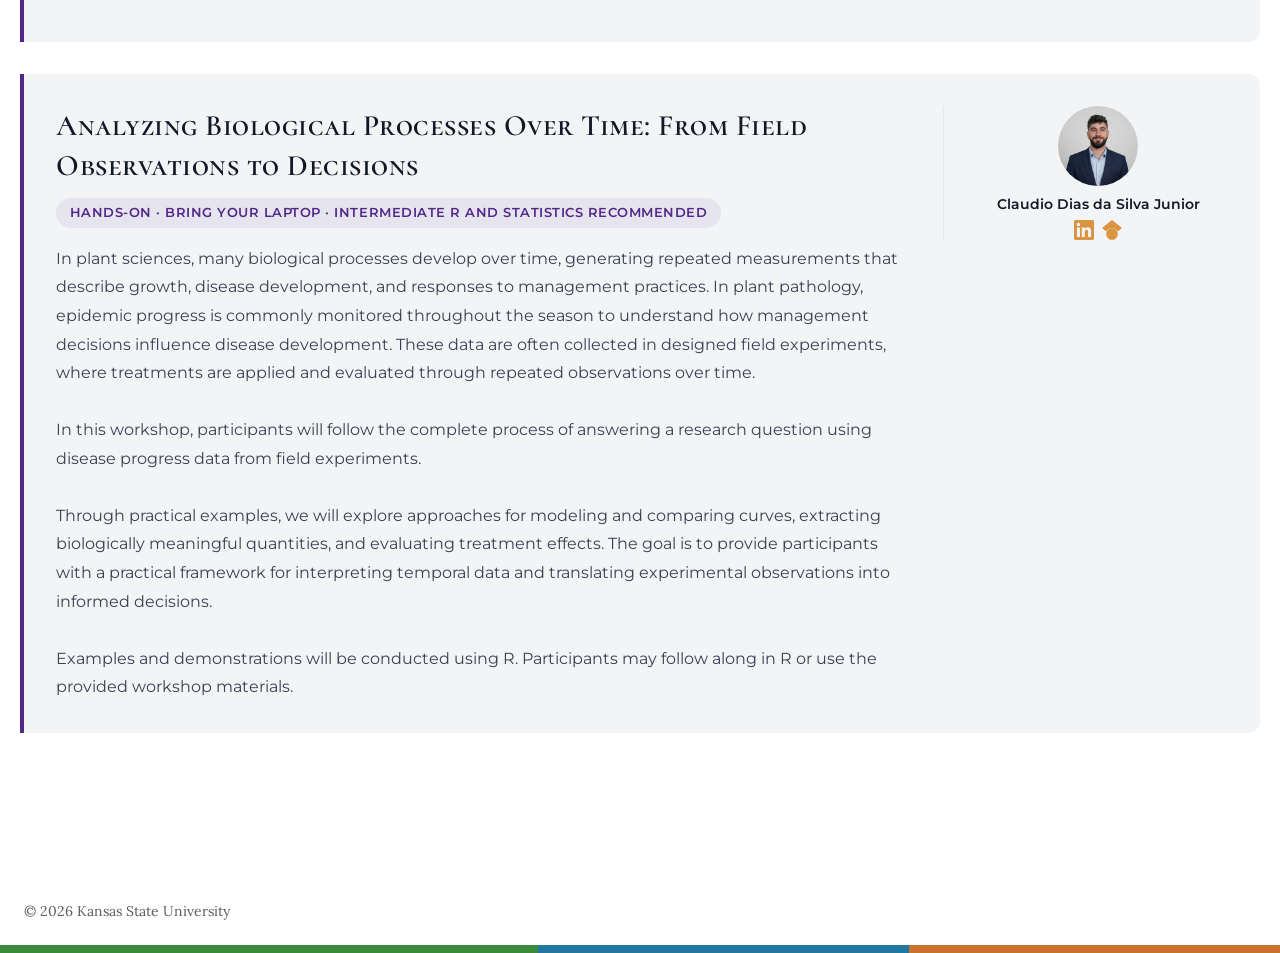
<file: workshops.html>
<!DOCTYPE html>
<html lang="en">
<head>
  <!-- Meta -->
  <meta charset="utf-8" />
  <meta name="viewport" content="width=device-width, initial-scale=1" />

  <title>Workshops — Essential Overlaps for Crop Improvement</title>

  <!-- Bootstrap 5 (CDN) -->
  <link
    href="https://cdn.jsdelivr.net/npm/bootstrap@5.3.3/dist/css/bootstrap.min.css"
    rel="stylesheet"
  />

  <!-- Google Fonts: Cormorant SC + Lora + Montserrat -->
  <link rel="preconnect" href="https://fonts.googleapis.com" />
  <link rel="preconnect" href="https://fonts.gstatic.com" crossorigin />
  <link
    href="https://fonts.googleapis.com/css2?family=Cormorant+SC:wght@300;400;500;600;700&family=Lora:ital,wght@0,400..700;1,400..700&family=Montserrat:wght@400;500;600&display=swap"
    rel="stylesheet"
  />

  <!-- Project CSS -->
  <link rel="stylesheet" href="css/styles.css" />

  <style>
    .wksp-intro {
      max-width: 960px;
      margin: 0 auto;
      padding: 3rem 0;
      text-align: center;
    }

    .wksp-intro__label {
      font-family: "Cormorant SC", serif;
      font-weight: 600;
      font-size: 2rem;
      color: #25728c;
      margin-bottom: 1.25rem;
    }

    .wksp-intro__body {
      font-family: "Montserrat", sans-serif;
      font-size: 0.975rem;
      line-height: 1.8;
      color: #374151;
      text-align: left;
    }

    .wksp-intro__body p {
      margin-bottom: 1rem;
    }

    .wksp-intro__body p:last-child {
      margin-bottom: 0;
    }

    .wksp-divider {
      border: none;
      border-top: 1px solid #e0e0e0;
      margin: 0;
    }

    .wksp-session {
      padding: 3rem 0;
    }

    .wksp-session__heading {
      font-family: "Cormorant SC", serif;
      font-weight: 600;
      font-size: clamp(1.55rem, 2.5vw, 2rem);
      color: #111827;
      margin: 0 0 2rem;
      letter-spacing: 0.4px;
    }

    .wksp-session__subtitle {
      font-family: "Montserrat", sans-serif;
      font-size: 1.05rem;
      font-style: italic;
      color: var(--muted);
      margin: -1.5rem 0 2rem;
    }

    .wksp-card {
      display: grid;
      grid-template-columns: 3fr 1fr;
      align-items: start;
      gap: 2rem;
      background: var(--sidebar-bg);
      border-left: 4px solid var(--top-header-bg);
      border-radius: 0 12px 12px 0;
      padding: 2rem;
      margin: 0 0 2rem;
    }

    .wksp-card--tba {
      opacity: 0.5;
    }

    .wksp-card-divider {
      display: none;
    }

    .wksp-card__body {
      padding: 0;
    }

    .wksp-card__title {
      font-family: "Cormorant SC", serif;
      font-weight: 600;
      font-size: 1.85rem;
      color: #111827;
      margin: 0 0 0.75rem;
      line-height: 1.35;
    }

    .wksp-card__tag {
      display: inline-block;
      font-family: "Montserrat", sans-serif;
      font-size: 0.8rem;
      font-weight: 600;
      letter-spacing: 0.04em;
      text-transform: uppercase;
      color: var(--top-header-bg);
      background: rgba(81, 40, 136, 0.08);
      padding: 0.35rem 0.85rem;
      border-radius: 999px;
      margin: 0 0 1rem;
    }

    .wksp-card__desc {
      font-family: "Montserrat", sans-serif;
      font-size: 1.02rem;
      line-height: 1.75;
      color: #374151;
      margin: 0;
    }

    .wksp-card__info {
      text-align: center;
      display: flex;
      flex-direction: column;
      align-items: center;
      padding-left: 1.5rem;
      border-left: 1px solid var(--border);
    }

    .wksp-card__photos {
      display: flex;
      flex-wrap: wrap;
      gap: 1.5rem;
      justify-content: center;
    }

    .wksp-instructor {
      display: flex;
      flex-direction: column;
      align-items: center;
      text-align: center;
    }

    .wksp-card__photo {
      width: 80px;
      height: 80px;
      border-radius: 50%;
      object-fit: cover;
      object-position: center 20%;
      display: block;
    }

    .wksp-instructor__name {
      font-family: "Montserrat", sans-serif;
      font-size: 0.85rem;
      font-weight: 600;
      color: #111827;
      margin: 0.5rem 0 0.4rem;
    }

    .wksp-card__social {
      display: flex;
      gap: 0.5rem;
      justify-content: center;
    }

    .wksp-card__social-link {
      display: flex;
      align-items: center;
      width: 20px;
      height: 20px;
    }

    .wksp-card__social-link svg {
      width: 20px;
      height: 20px;
    }

    @media (max-width: 767px) {
      .wksp-card {
        grid-template-columns: 1fr;
        padding: 1.5rem;
      }

      .wksp-card__info {
        border-left: none;
        border-top: 1px solid var(--border);
        padding-left: 0;
        padding-top: 1.25rem;
        margin-top: 1.25rem;
      }
    }

    .wksp-note {
      max-width: 720px;
      margin: 0 auto 3rem;
      background: #f5f5f5;
      border-left: 3px solid #25728c;
      padding: 0.75rem 1rem;
      font-family: "Montserrat", sans-serif;
      font-size: 1.02rem;
      color: var(--muted);
    }

    .wksp-page {
      padding-bottom: 4rem;
    }

    .wksp-pullquote {
      font-family: "Montserrat", sans-serif;
      font-size: 0.8rem;
      font-weight: 600;
      text-transform: uppercase;
      letter-spacing: 0.1em;
      color: var(--muted);
      text-align: center;
      margin: 0 0 2.5rem;
    }

    .wksp-icon-cols {
      display: grid;
      grid-template-columns: 1fr 1fr 1fr;
      gap: 2rem;
      max-width: 960px;
      margin: 0 auto;
    }

    @media (max-width: 575px) {
      .wksp-icon-cols {
        grid-template-columns: 1fr;
      }
    }

    .wksp-icon-col {
      text-align: center;
    }

    .wksp-icon-col__img {
      height: 72px;
      width: auto;
      display: block;
      margin: 0 auto 0.75rem;
    }

    .wksp-icon-col__heading {
      font-family: "Cormorant SC", serif;
      font-weight: 500;
      font-size: 1.25rem;
      color: #25728c;
      margin: 0 0 0.4rem;
    }

    .wksp-icon-col__text {
      font-family: "Montserrat", sans-serif;
      font-size: 1rem;
      color: var(--muted);
      line-height: 1.6;
      margin: 0;
    }

    .wksp-body-text {
      max-width: 920px;
      margin: 2.5rem auto 0;
      font-family: "Montserrat", sans-serif;
      font-size: 1rem;
      line-height: 1.8;
      color: #374151;
      text-align: center;
    }

    .wksp-body-text p {
      margin-bottom: 1rem;
    }

    .wksp-body-text p:last-child {
      margin-bottom: 0;
    }
  </style>
</head>

<body id="top">
  <!-- =========================================================
       Top header
       ========================================================= -->
  <header class="top-header">
    <div class="top-header__inner">
      <div class="top-header__logo">
        <img
          src="assets/img/ksu_logo_white.png"
          alt="Kansas State University"
          class="ksu-logo"
        />
      </div>
      <div class="top-header__divider" aria-hidden="true"></div>
      <ul class="top-header__depts">
        <li>Agronomy</li>
        <li>Genetics</li>
        <li>Plant Pathology</li>
      </ul>
      <a href="registration.html" class="top-header__reg-btn">Registration</a>
    </div>
  </header>

  <!-- Accent bar -->
  <div class="hero-accent" aria-hidden="true"></div>

  <!-- =========================================================
       Desktop navigation
       ========================================================= -->
  <nav class="desktop-nav d-none d-lg-flex" aria-label="Main navigation">
    <div class="desktop-nav__inner">
      <a class="desktop-nav__link" href="index.html">Home</a>
      <a class="desktop-nav__link" href="program.html">Schedule</a>
      <a class="desktop-nav__link" href="speakers.html">Speakers</a>
      <a class="desktop-nav__link" href="workshops.html" aria-current="page">Workshops</a>
      <a class="desktop-nav__link" href="submissions.html">Abstract Submission</a>
      <a class="desktop-nav__link" href="committee.html">Organizing Committee</a>
      <a class="desktop-nav__link" href="sponsors.html">Sponsors</a>
    </div>
  </nav>

  <!-- =========================================================
       Mobile navigation
       ========================================================= -->
  <nav class="navbar navbar-dark bg-dark d-lg-none mobile-nav" aria-label="Mobile navigation">
    <div class="container-fluid px-3">
      <a class="navbar-brand d-flex align-items-center gap-2" href="index.html">
        <span class="mobile-logo" aria-hidden="true"></span>
        <span class="fs-6">Essential Overlaps</span>
      </a>
      <button
        class="navbar-toggler"
        type="button"
        data-bs-toggle="collapse"
        data-bs-target="#mobileMenu"
        aria-controls="mobileMenu"
        aria-expanded="false"
        aria-label="Toggle mobile menu"
      >
        <span class="navbar-toggler-icon"></span>
      </button>
    </div>
    <div class="collapse" id="mobileMenu">
      <div class="bg-dark px-3 pb-3">
        <a class="mobile-link" href="index.html">Home</a>
        <a class="mobile-link" href="program.html">Schedule</a>
        <a class="mobile-link" href="speakers.html">Speakers</a>
        <a class="mobile-link" href="workshops.html">Workshops</a>
        <a class="mobile-link" href="submissions.html">Abstract Submission</a>
        <a class="mobile-link" href="committee.html">Organizing Committee</a>
        <a class="mobile-link" href="sponsors.html">Sponsors</a>
      </div>
    </div>
  </nav>

  <!-- =========================================================
       Main content
       ========================================================= -->
  <main class="main">
    <div class="wksp-page">
      <div class="page-container comm-content">

        <!-- Page Title -->
        <section class="comm-page-title-section" aria-label="Page title">
          <h1 class="comm-page-title">Workshops</h1>
          <div class="comm-title-stripe" aria-hidden="true"></div>
        </section>

        <!-- Block 1: Introduction -->
        <section aria-label="Introduction">
          <div class="wksp-intro">
            <p class="wksp-intro__label">From Students, For Students</p>

            <p class="wksp-pullquote">Sharing what we use.</p>

            <div class="wksp-icon-cols">
              <div class="wksp-icon-col">
                <img src="assets/img/workshop_icon1.png" alt="" class="wksp-icon-col__img" aria-hidden="true" />
                <h3 class="wksp-icon-col__heading">Practical Tools</h3>
                <p class="wksp-icon-col__text">Real workflows from active researchers</p>
              </div>
              <div class="wksp-icon-col">
                <img src="assets/img/workshop_icon2.png" alt="" class="wksp-icon-col__img" aria-hidden="true" />
                <h3 class="wksp-icon-col__heading">Peer Learning</h3>
                <p class="wksp-icon-col__text">PhD students teaching what grad school taught them</p>
              </div>
              <div class="wksp-icon-col">
                <img src="assets/img/workshop_icon3.png" alt="" class="wksp-icon-col__img" aria-hidden="true" />
                <h3 class="wksp-icon-col__heading">Applied Skills</h3>
                <p class="wksp-icon-col__text">Methods you can apply to your own research</p>
              </div>
            </div>

            <div class="wksp-body-text">
              <p><strong>From Students, For Students</strong> is a workshop series built around practical skills for modern research.</p>
              <p>Each workshop is <strong>led by PhD students</strong> sharing the tools, methods, and workflows they use in their own projects - the resources and lessons that took time to find, understand, and integrate into daily research work.</p>
              <p>Whether you are just beginning graduate school or approaching the end of your degree, we hope you will discover something useful, exchange ideas with your peers, and gain skills you can apply to your own research.</p>
              <p>Bring your laptop, your questions, and join us for an interactive session of learning, discussion, and scientific collaboration.</p>
            </div>
          </div>
        </section>

        <hr class="wksp-divider" />

        <!-- Note box -->
        <div class="wksp-note" role="note">
          Each session runs concurrently.<br><br> Participants select one workshop per session during registration.
        </div>

        <!-- Block 2: Session 1 -->
        <section class="wksp-session" aria-label="Session 1">
          <h2 class="wksp-session__heading">Session 1</h2>
          <p class="wksp-session__subtitle">Choose one workshop to attend</p>

          <article class="wksp-card" id="workshop-stats">
            <div class="wksp-card__body">
              <h3 class="wksp-card__title">Applied Statistics in R: From Data to Results</h3>
              <p class="wksp-card__tag">Hands-on · Bring your laptop · All levels welcome</p>
              <p class="wksp-card__desc">This hands-on workshop introduces practical statistical methods commonly used in agricultural research using R. Through real-world agronomic datasets, participants will explore correlation analysis, linear regression, nonlinear regression, and analysis of variance (ANOVA).<br><br>
                                        While examples will focus on agronomy and soil fertility research, the concepts and analytical approaches are broadly applicable across agricultural and biological sciences. The workshop emphasizes understanding statistical concepts, interpreting results, and generating publication-quality outputs rather than learning programming syntax.<br><br> 
                                        Using partially developed R scripts and guided examples, participants will analyze data, interpret statistical results, and create figures suitable for scientific communication.<br><br>
                                        Artificial intelligence tools will also be demonstrated as resources for explaining code, troubleshooting errors, and adapting scripts to different research applications. By the end of the workshop, participants will have completed several analyses and generated results and figures suitable for theses, reports, and scientific publications.</p>
            </div>
            <div class="wksp-card__info">
              <div class="wksp-card__photos">
                <div class="wksp-instructor">
                  <img src="assets/img/photos/Gustavo_1.JPG" alt="Gustavo Roa Acosta" class="wksp-card__photo" />
                  <p class="wksp-instructor__name">Gustavo Roa Acosta</p>
                  <div class="wksp-card__social">
                    <a href="https://www.linkedin.com/in/g-roa/" target="_blank" rel="noopener noreferrer" class="wksp-card__social-link" style="color:#7bb347" aria-label="LinkedIn">
                      <svg xmlns="http://www.w3.org/2000/svg" viewBox="0 0 24 24" fill="currentColor" aria-hidden="true"><path d="M20.447 20.452h-3.554v-5.569c0-1.328-.027-3.037-1.852-3.037-1.853 0-2.136 1.445-2.136 2.939v5.667H9.351V9h3.414v1.561h.046c.477-.9 1.637-1.85 3.37-1.85 3.601 0 4.267 2.37 4.267 5.455v6.286zM5.337 7.433a2.062 2.062 0 01-2.063-2.065 2.064 2.064 0 112.063 2.065zm1.782 13.019H3.555V9h3.564v11.452zM22.225 0H1.771C.792 0 0 .774 0 1.729v20.542C0 23.227.792 24 1.771 24h20.451C23.2 24 24 23.227 24 22.271V1.729C24 .774 23.2 0 22.222 0h.003z"/></svg>
                    </a>
                    <a href="https://linktr.ee/gustavoroa" target="_blank" rel="noopener noreferrer" class="wksp-card__social-link" style="color:#7bb347" aria-label="Personal website">
                      <svg xmlns="http://www.w3.org/2000/svg" viewBox="0 0 24 24" fill="currentColor" aria-hidden="true"><path d="M12 2C6.48 2 2 6.48 2 12s4.48 10 10 10 10-4.48 10-10S17.52 2 12 2zm-1 17.93c-3.95-.49-7-3.85-7-7.93 0-.62.08-1.21.21-1.79L9 15v1c0 1.1.9 2 2 2v1.93zm6.9-2.54c-.26-.81-1-1.39-1.9-1.39h-1v-3c0-.55-.45-1-1-1H8v-2h2c.55 0 1-.45 1-1V7h2c1.1 0 2-.9 2-2v-.41c2.93 1.19 5 4.06 5 7.41 0 2.08-.8 3.97-2.1 5.39z"/></svg>
                    </a>
                  </div>
                </div>
              </div>
            </div>
          </article>

          <hr class="wksp-card-divider" />

          <article class="wksp-card" id="workshop-data">
            <div class="wksp-card__body">
              <h3 class="wksp-card__title">Turning Field and Lab Measurements into Clean Datasets.</h3>
              <p class="wksp-card__tag">Hands-on · Bring your laptop · All levels welcome</p>
              <p class="wksp-card__desc">Research data in agricultural experiments are often collected across field and lab activities using different formats, inconsistent structures, and manual steps. These practices can lead to errors, duplicated records, missing information, and confusion when students and researchers prepare data for statistical analysis. In many cases, organizing raw measurements into datasets ready for analysis becomes time-consuming and inefficient.<br><br>
                In this workshop, participants will explore a practical workflow for organized research data collection, processing, quality control, and automated reporting. Through applied examples, we will discuss how structured data entry, sample traceability, and automated processing can reduce errors, improve efficiency, and reduce, at last, labor requirements in research programs. Examples will include green canopy cover estimation from drone images, thousand kernel weight estimation from grain pictures, and automated weather data retrieval during the growing season. Participants will also explore basic data checks, visualization, and automatic report generation.
</p>
            </div>
            <div class="wksp-card__info">
              <div class="wksp-card__photos">
                <div class="wksp-instructor">
                  <img src="assets/img/photos/Jazmin_1.JPG" alt="Jazmin Gastaldi" class="wksp-card__photo" />
                  <p class="wksp-instructor__name">Jazmin Gastaldi</p>
                </div>
                <div class="wksp-instructor">
                  <img src="assets/img/photos/Jorge4.jpg" alt="Jorge Romero" class="wksp-card__photo" />
                  <p class="wksp-instructor__name">Jorge Romero</p>
                </div>
              </div>
            </div>
          </article>

        </section>

        <hr class="wksp-divider" />

        <!-- Block 3: Session 2 -->
        <section class="wksp-session" aria-label="Session 2">
          <h2 class="wksp-session__heading">Session 2</h2>
          <p class="wksp-session__subtitle">Choose one workshop to attend</p>

          <article class="wksp-card" id="workshop-ai">
            <div class="wksp-card__body">
              <h3 class="wksp-card__title">Working Smarter with AI: Practical Tools and Critical Thinking for Scientific Data Analysis</h3>
              <p class="wksp-card__tag">Hands-on · Bring your laptop · All levels welcome</p>
              <p class="wksp-card__desc">Generative AI tools like ChatGPT, Claude, and Copilot are rapidly entering scientific workflows - but how do we use them well? This workshop offers a practical, grounded perspective on integrating AI into data analysis, with an emphasis on efficiency, transparency, and critical thinking.<br><br>
                What we will cover:</p>
              <ul class="workshop-list">
                <li>Live demonstration: using AI for data exploration and interpretation.</li>
                <li>Hands-on exercise: how prompt design shapes results and why that matters.</li>
                <li>Best practices: when to automate, when to question, and how to stay in control of your analysis.</li>
                <li>A framework for responsible AI use in scientific publishing and reporting.</li>
              </ul>
              <p class="wksp-card__desc">By the end of this workshop, participants will have a sense of when AI helps, when it misleads, and how to tell the difference.</p>
</p>



            </div>
            <div class="wksp-card__info">
              <div class="wksp-card__photos">
                <div class="wksp-instructor">
                  <img src="assets/img/photos/Gabriela_0.jpg" alt="Gabriela Romero Campos" class="wksp-card__photo" />
                  <p class="wksp-instructor__name">Gabriela Romero Campos</p>
                  <div class="wksp-card__social">
                    <a href="https://www.linkedin.com/in/gabriela-romero-campos-88a520169/" target="_blank" rel="noopener noreferrer" class="wksp-card__social-link" style="color:#25728c" aria-label="LinkedIn">
                      <svg xmlns="http://www.w3.org/2000/svg" viewBox="0 0 24 24" fill="currentColor" aria-hidden="true"><path d="M20.447 20.452h-3.554v-5.569c0-1.328-.027-3.037-1.852-3.037-1.853 0-2.136 1.445-2.136 2.939v5.667H9.351V9h3.414v1.561h.046c.477-.9 1.637-1.85 3.37-1.85 3.601 0 4.267 2.37 4.267 5.455v6.286zM5.337 7.433a2.062 2.062 0 01-2.063-2.065 2.064 2.064 0 112.063 2.065zm1.782 13.019H3.555V9h3.564v11.452zM22.225 0H1.771C.792 0 0 .774 0 1.729v20.542C0 23.227.792 24 1.771 24h20.451C23.2 24 24 23.227 24 22.271V1.729C24 .774 23.2 0 22.222 0h.003z"/></svg>
                    </a>
                    <a href="https://scholar.google.com/citations?user=YUZhmLoAAAAJ&hl=en" target="_blank" rel="noopener noreferrer" class="wksp-card__social-link" style="color:#25728c" aria-label="Google Scholar">
                      <svg xmlns="http://www.w3.org/2000/svg" viewBox="0 0 24 24" fill="currentColor" aria-hidden="true"><path d="M5.242 13.769L0 9.5 12 0l12 9.5-5.242 4.269C17.548 11.24 14.978 9.5 12 9.5c-2.977 0-5.548 1.74-6.758 4.269zM12 10a7 7 0 00-7 7 7 7 0 0014 0 7 7 0 00-7-7z"/></svg>
                    </a>
                  </div>
                </div>
              </div>
            </div>
          </article>

          <hr class="wksp-card-divider" />

          <article class="wksp-card" id="workshop-bio">
            <div class="wksp-card__body">
              <h3 class="wksp-card__title">Analyzing Biological Processes Over Time: From Field Observations to Decisions</h3>
              <p class="wksp-card__tag">Hands-on · Bring your laptop · Intermediate R and statistics recommended</p>
              <p class="wksp-card__desc">In plant sciences, many biological processes develop over time, generating repeated measurements that describe growth, disease development, and responses to management practices. In plant pathology, epidemic progress is commonly monitored throughout the season to understand how management decisions influence disease development. These data are often collected in designed field experiments, where treatments are applied and evaluated through repeated observations over time.<br><br>
                                         In this workshop, participants will follow the complete process of answering a research question using disease progress data from field experiments.<br><br>
                                         Through practical examples, we will explore approaches for modeling and comparing curves, extracting biologically meaningful quantities, and evaluating treatment effects. The goal is to provide participants with a practical framework for interpreting temporal data and translating experimental observations into informed decisions.<br><br>
                                         Examples and demonstrations will be conducted using R. Participants may follow along in R or use the provided workshop materials.</p>
            </div>
            <div class="wksp-card__info">
              <div class="wksp-card__photos">
                <div class="wksp-instructor">
                  <img src="assets/img/photos/Claudio.jpg" alt="Claudio Dias da Silva Junior" class="wksp-card__photo" />
                  <p class="wksp-instructor__name">Claudio Dias da Silva Junior</p>
                  <div class="wksp-card__social">
                    <a href="https://www.linkedin.com/in/claudio-dias-da-silva-jr-906432b9/" target="_blank" rel="noopener noreferrer" class="wksp-card__social-link" style="color:#d99541" aria-label="LinkedIn">
                      <svg xmlns="http://www.w3.org/2000/svg" viewBox="0 0 24 24" fill="currentColor" aria-hidden="true"><path d="M20.447 20.452h-3.554v-5.569c0-1.328-.027-3.037-1.852-3.037-1.853 0-2.136 1.445-2.136 2.939v5.667H9.351V9h3.414v1.561h.046c.477-.9 1.637-1.85 3.37-1.85 3.601 0 4.267 2.37 4.267 5.455v6.286zM5.337 7.433a2.062 2.062 0 01-2.063-2.065 2.064 2.064 0 112.063 2.065zm1.782 13.019H3.555V9h3.564v11.452zM22.225 0H1.771C.792 0 0 .774 0 1.729v20.542C0 23.227.792 24 1.771 24h20.451C23.2 24 24 23.227 24 22.271V1.729C24 .774 23.2 0 22.222 0h.003z"/></svg>
                    </a>
                    <a href="https://scholar.google.com/citations?user=fsF33EMAAAAJ&hl=pt-BR" target="_blank" rel="noopener noreferrer" class="wksp-card__social-link" style="color:#d99541" aria-label="Google Scholar">
                      <svg xmlns="http://www.w3.org/2000/svg" viewBox="0 0 24 24" fill="currentColor" aria-hidden="true"><path d="M5.242 13.769L0 9.5 12 0l12 9.5-5.242 4.269C17.548 11.24 14.978 9.5 12 9.5c-2.977 0-5.548 1.74-6.758 4.269zM12 10a7 7 0 00-7 7 7 7 0 0014 0 7 7 0 00-7-7z"/></svg>
                    </a>
                  </div>
                </div>
              </div>
            </div>
          </article>

        </section>

      </div><!-- /.page-container -->
    </div><!-- /.wksp-page -->

    <!-- Footer -->
    <footer class="py-4">
      <div class="container-fluid px-3 px-md-4">
        <div class="text-muted small">© 2026 Kansas State University</div>
      </div>
    </footer>

    <!-- Bottom accent bar -->
    <div class="hero-accent" aria-hidden="true"></div>
  </main>

  <!-- Bootstrap JS bundle -->
  <script src="https://cdn.jsdelivr.net/npm/bootstrap@5.3.3/dist/js/bootstrap.bundle.min.js"></script>
</body>
</html>
</file>
<file: css/styles.css>
/* =========================================================
   Layout constants
   ========================================================= */
:root{
  --top-header-h: 80px;

  --top-header-bg: #512888;
  --sidebar-bg: #F3F4F6;

  --text-on-dark: #FFFFFF;

  /* Theme colors (disciplines) */
  --c-genetics: #2077A0;
  --c-agronomy: #3C8A3E;
  --c-pathology:#C9732D;

  /* UI neutrals */
  --text: #1F2937;
  --muted: #4B5563;
  --border: #E5E7EB;
}

/* =========================================================
   Global layout container
   ========================================================= */
.page-container{
  max-width: 1400px;
  margin: 0 auto;
  padding: 0 20px;
  width: 100%;
}

/* =========================================================
   Global behavior
   ========================================================= */
html { scroll-behavior: smooth; }

section {
  scroll-margin-top: calc(var(--top-header-h) + 54px);
}

body{
  margin: 0;
  font-family: "Lora", serif;
  font-weight: 400;
  color: var(--text);
  background: #FFFFFF;
}

/* =========================================================
   Typography
   ========================================================= */
h1, h2, h3, h4, h5, h6,
.site-title,
.section-title{
  font-family: "Cormorant SC", serif;
  font-weight: 600;
  letter-spacing: 0.5px;
}

/* =========================================================
   Header
   ========================================================= */
.top-header{
  position: relative;
  height: var(--top-header-h);
  background: var(--top-header-bg);
  color: var(--text-on-dark);
}

.top-header__inner{
  height: 100%;
  display: flex;
  align-items: center;
  padding: 0 16px;
}

@media (min-width: 992px){
  .top-header__inner{
    padding-left: 24px;
    padding-right: 24px;
  }
}

.top-header__logo{
  display: flex;
  align-items: center;
}

.ksu-logo{
  height: 42px;
  width: auto;
  display: block;
}

.top-header__divider{
  width: 1px;
  height: 44px;
  background: rgba(255,255,255,0.5);
  margin: 0 14px;
  flex-shrink: 0;
}

.top-header__depts{
  list-style: none;
  margin: 0;
  padding: 0;
  display: flex;
  flex-direction: column;
  gap: 3px;
}

.top-header__depts li{
  font-family: "Lora", serif;
  font-size: 0.82rem;
  color: #fff;
  line-height: 1.4;
  letter-spacing: 0.3px;
}

.top-header__reg-btn{
  margin-left: auto;
  font-family: "Lora", serif;
  font-size: 0.82rem;
  color: var(--top-header-bg);
  text-decoration: none;
  background: #fff;
  border: none;
  border-radius: 4px;
  padding: 8px 20px;
  white-space: nowrap;
  font-weight: 600;
  transition: background 0.15s, color 0.15s;
}

.top-header__reg-btn:hover{
  background: rgba(255,255,255,0.85);
  color: var(--top-header-bg);
}

/* =========================================================
   Accent bar (make it a subtle signature, not a heavy block)
   ========================================================= */
.hero-accent{
  height: 8px; /* smaller = more professional */
  margin-top: -1px;
  background: linear-gradient(
    to right,
    var(--c-agronomy) 0%,
    var(--c-agronomy) 42%,
    var(--c-genetics) 42%,
    var(--c-genetics) 71%,
    var(--c-pathology) 71%,
    var(--c-pathology) 100%
  );
}

/* =========================================================
   Desktop navigation
   ========================================================= */
.desktop-nav{
  background: #fff;
  border-bottom: 1px solid var(--border);
  justify-content: flex-end;
}

.desktop-nav__inner{
  display: flex;
  align-items: center;
  padding: 0 24px;
  height: 46px;
  width: 100%;
  justify-content: space-evenly;
}

.desktop-nav__link{
  font-family: "Lora", serif;
  font-size: 0.95rem;
  color: var(--text);
  text-decoration: none;
  padding: 4px 10px;
  border-bottom: 2px solid transparent;
  transition: color 0.15s, border-color 0.15s;
  white-space: nowrap;
}

.desktop-nav__link:hover{
  color: var(--top-header-bg);
  border-bottom-color: var(--top-header-bg);
}

/* =========================================================
   Mobile navigation
   ========================================================= */
.mobile-nav{
  position: fixed;
  top: var(--top-header-h);
  left: 0;
  right: 0;
  z-index: 1029;
}

.mobile-logo{
  width: 28px;
  height: 28px;
  border-radius: 999px;
  background: #2ECC71;
  display: inline-block;
}

.mobile-link{
  display: block;
  color: #FFFFFF;
  text-decoration: none;
  padding: 10px 0;
  border-top: 1px solid #FFFFFF1F;
}

.mobile-link:hover{ color: #FFFFFF; }

/* =========================================================
   Hero banner
   ========================================================= */
.hero-banner{
  position: relative;
  width: 100%;
  min-height: 400px;
  background-image: url("../assets/img/img_home1.jpg");
  background-size: cover;
  background-position: center top;
  display: flex;
  align-items: flex-end;
}

.hero-banner__overlay{
  position: absolute;
  inset: 0;
  background: rgba(0,0,0,0.42);
}

.hero-banner__content{
  position: absolute;
  bottom: 48px;
  left: 48px;
  right: 48px;
  max-width: 980px;
}

.hero-banner__title{
  font-family: "Cormorant SC", serif;
  font-weight: 900;
  font-size: clamp(2rem, 4.5vw, 3.4rem);
  color: #ffffff;
  line-height: 1.15;
  margin-bottom: 22px;
  white-space: nowrap;
}

.hero-banner__subtitle{
  font-family: "Cormorant SC", serif;
  font-weight: 500;
  font-size: clamp(1.15rem, 2.2vw, 1.6rem);
  color: rgba(255,255,255,0.9);
  margin: 0;
  letter-spacing: 0.8px;
}

/* =========================================================
   Main area
   ========================================================= */
.main{
  padding-top: calc(var(--top-header-h) + 56px);
}

@media (min-width: 992px){
  .main{
    padding-top: 0;
  }
}

.site-title{
  font-weight: 700;
  font-size: clamp(2.1rem, 3.1vw, 3rem);
  letter-spacing: 1px;
  line-height: 1.05;
}

/* CTA row under subtitle */
.hero-cta{
  display: flex;
  flex-direction: column;
  gap: 12px;
  margin-top: 10px;
}

.hero-meta{
  color: var(--muted);
  font-size: 0.95rem;
}

.hero-meta__dot{
  margin: 0 8px;
  opacity: 0.7;
}

.hero-buttons{
  display: flex;
  flex-wrap: wrap;
  gap: 10px;
}

/* Buttons: clean + consistent */
.btn-cta{
  border-radius: 999px;
  padding: 10px 16px;
  font-size: 0.98rem;
  letter-spacing: 0.2px;
}

.btn-cta--primary{
  background: var(--top-header-bg);
  border: 1px solid var(--top-header-bg);
  color: #fff;
}

.btn-cta--primary:hover{
  filter: brightness(0.95);
  color: #fff;
}

.btn-cta--ghost{
  background: transparent;
  border: 1px solid #D1D5DB;
  color: #111827;
}

.btn-cta--ghost:hover{
  background: #F3F4F6;
  color: #111827;
}

/* =========================================================
   Program bar 
   ========================================================= */
.program-bar{
  display: flex;
  width: 100%;
  margin: 0;
}

.program-bar__item{
  position: relative;        
  flex: 1;
  padding: 18px 0;

  color: #FFFFFF;
  font-family: "Lora", serif;
  font-weight: 500;
  font-size: 1.15rem;
}

.program-bar__item--agronomy{
  background: var(--c-agronomy);
  flex: 33.3;
}

.program-bar__item--genetics{
  background: var(--c-genetics);
  flex: 33.3;
}

.program-bar__item--pathology{
  background: var(--c-pathology);
  flex: 33.3;
}

.program-bar__label{
  position: absolute;
  top: 50%;
  transform: translateY(-50%);
  white-space: nowrap;
}

@media (min-width: 992px){

  /* Agronomy alinhado manualmente */
  .program-bar__item--agronomy .program-bar__label{
    left: 50%;   
  }

  /* Genetics centralizado */
  .program-bar__item--genetics .program-bar__label{
    left: 50%;
    transform: translate(-50%, -50%);
  }

  /* Pathology centralizado */
  .program-bar__item--pathology .program-bar__label{
    left: 50%;
    transform: translate(-50%, -50%);
  }

}

/* =========================================================
   Hero (overlay for contrast + optional statement)
   ========================================================= */
.hero-box{
  height: 440px;
  background-image: url("../assets/img/img_home1.jpg");
  background-size: cover;
  background-position: center;
  background-repeat: no-repeat;

  position: relative;
  overflow: hidden;
}

/* Dark overlay + subtle vignette to make text readable and look “premium” */
.hero-box::before{
  content: "";
  position: absolute;
  inset: 0;
  background:
    linear-gradient(to bottom, rgba(0,0,0,0.35), rgba(0,0,0,0.18) 45%, rgba(0,0,0,0.10)),
    radial-gradient(circle at 50% 60%, rgba(0,0,0,0.00), rgba(0,0,0,0.25));
  pointer-events: none;
}

.hero-overlay-content{
  position: absolute;
  inset: 0;
  display: flex;
  align-items: flex-end; /* anchor to bottom like conference sites */
  padding: 0 16px 0 16px;
}

.hero-overlay-content__inner{
  max-width: 820px;
  color: rgba(255,255,255,0.92);
  margin-bottom: 40px;
}

.hero-kicker{
  font-size: 0.95rem;
  letter-spacing: 0.6px;
  text-transform: uppercase;
  opacity: 0.9;
}

.hero-statement{
  font-size: 1.1rem;
  line-height: 1.35;
  margin: 0;
}


/* =========================================================
   Home Series Statement
   ========================================================= */

.home-series__text{
  margin: 0;
  font-family: "Lora", serif;
  font-size: 1.1rem;
  line-height: 1.7;
  color: #374151;
  text-align: center;
  font-weight: 400;
}

.home-series__text strong {
  font-weight: 700;
}

.series-banner__inner{
  max-width: 980px;
  margin: 0 auto;
  display: flex;
  align-items: center;
  gap: 24px;
  padding: 0 16px;
}

.series-banner__logo{
  flex-shrink: 0;
}

.series-banner__logo-img{
  width: 80px;
  height: auto;
  display: block;
}

.series-banner__text{
  margin: 0;
  margin-left: 20%;
  font-family: "Lora", serif;
  font-size: 1.25rem;
  line-height: 1.7;
  color: #111827;
  text-align: left;
  font-weight: 500;
}

.series-banner__text strong {
  font-weight: 700;
}

@media (max-width: 768px){
  .series-banner__inner{
    flex-direction: column;
    gap: 12px;
  }

  .series-banner__logo-img{
    width: 60px;
  }

  .series-banner__text{
    margin-left: 0;
  }
}


/* =========================================================
   Content sections
   ========================================================= */
.content-section{
  padding: 48px 0;
}

.section-title{
  font-size: 1.6rem;
  font-weight: 700;
  margin-bottom: 12px;
}

/* =========================================================
   Desktop left offset (match your sidebar layout)
   ========================================================= */
@media (min-width: 992px){
  .content-section,
  footer,
  .hero-overlay-content{
    padding-left: 0;
  }
}

/* =========================================================
   Home — Block 2: Why attend
   ========================================================= */

/* =========================================================
   Why attend — two-column layout
   ========================================================= */

.home-why{
  padding: 72px 0 36px 0;
  background: #FFFFFF;
}

.home-why__inner{
  display: flex;
  gap: 56px;
  align-items: flex-start;
}

.home-why__about{
  flex: 0 0 48%;
  display: flex;
  flex-direction: column;
  align-items: left 20%;
  gap: 24px;
}

.home-why__logo{
  max-width: 60%;
  height: auto;
  display: block;
}

.home-why__accordion-col{
  flex: 1;
}

.home-why__title{
  font-family: "Cormorant SC", serif;
  font-weight: 800;
  font-size: clamp(1.2rem, 2.2vw, 1.5rem);
  letter-spacing: 0.8px;
  margin-bottom: 14px;
  color: #111827;
  text-align: left;
}

/* =========================================================
   Accordion — vertical stacked
   ========================================================= */

.why-accordion{
  display: flex;
  flex-direction: column;
  width: 100%;
}

.why-section{
  border-top: 1px solid var(--border);
  border-left: 3px solid transparent;
  overflow: hidden;
  max-height: 66px;
  padding: 14px 16px;
  background: #eef0f2;
  cursor: default;
  transition: max-height 0.35s ease, background 0.2s ease, border-color 0.2s ease;
}

.why-section:last-child{
  border-bottom: 1px solid var(--border);
}

.why-section:hover{
  max-height: 240px;
  background: #F8F8F8;
  border-left-color: var(--c-genetics);
}

.why-label{
  font-family: "Cormorant SC", serif;
  font-weight: 700;
  font-size: 1.4rem;
  letter-spacing: 0.3px;
  color: var(--text);
  margin-bottom: 10px;
}

.why-content{
  opacity: 0;
  transform: translateY(6px);
  transition: opacity 0.2s ease 0.1s, transform 0.2s ease 0.1s;
}

.why-section:hover .why-content{
  opacity: 1;
  transform: translateY(0);
}

.why-content h3{
  font-family: "Cormorant SC", serif;
  font-weight: 700;
  font-size: 1.3rem;
  margin-bottom: 6px;
}

.why-content p{
  font-size: 1.05rem;
  line-height: 1.65;
  color: var(--muted);
  margin: 0;
}

/* =========================================================
   Responsive — stack columns on mobile
   ========================================================= */

@media (max-width: 768px){
  .home-why__inner{
    flex-direction: column;
    padding: 0 20px;
    gap: 0;
  }

  .home-why__about{
    flex: none;
  }

  .why-section{
    max-height: none;
    padding: 14px 0;
  }

  .why-content{
    opacity: 1;
    transform: none;
  }
}

/* =========================================================
   Home — Block 3: Event Details
   Clean, academic, balanced
   ========================================================= */

.home-event{
  padding: 16px 0 20px 0;
  background: #ffffff;
}

.event-bar{
  display: flex;
  background: rgba(60,138,62);
  border-radius: 20px;
  overflow: hidden;
}

.event-bar__item{
  flex: 1;
  display: flex;
  flex-direction: row;
  align-items: center;
  gap: 14px;
  padding: 24px 28px;
}

.event-icon{
  width: 60px;
  height: 60px;
  object-fit: contain;
  opacity: 0.9;
  flex-shrink: 0;
}

.event-bar__text{
  display: flex;
  flex-direction: column;
  gap: 3px;
}

.event-bar__label{
  font-family: "Lora", serif;
  font-size: 1rem;           /* increased from 0.7rem */
  font-weight: 600;
  text-transform: uppercase;
  letter-spacing: 1px;
  color: #ffffff;
}

.event-bar__value{
  font-family: "Lora", serif;
  font-size: 1rem;
  font-weight: 350;
  color: #ffffff;
  line-height: 1.5;
}

.event-bar__link{
  font-family: "Lora", serif;
  font-size: 0.82rem;
  color: #ffffff;
  text-decoration: none;
  border-bottom: 1px solid rgba(32,119,160,0.3);
  width: fit-content;
  margin-top: 4px;
  transition: border-color 0.15s;
}

.event-bar__link:hover{
  border-color: var(--c-agronomy);
}

@media (max-width: 768px){
  .event-bar{
    flex-direction: column;
  }

  .event-bar__item{
    border-right: none;
    border-bottom: 1px solid rgba(0,0,0,0.07);
  }

  .event-bar__item:last-child{
    border-bottom: none;
  }
}

/* =========================================================
   Home — Confirmed Speakers (draft)
   ========================================================= */
.home-speakers{
  padding: 30px 30px;
  background: #FFFFFF;
}


.home-speakers__title{
  margin: 0 0 16px 0;
  font-family: "Cormorant SC", serif;
  font-weight: 700;
  font-size: 1.85rem;
  letter-spacing: 0.5px;
  color: #111827;
}

.speakers-grid{
  display: grid;
  grid-template-columns: repeat(2, 1fr);
  gap: 40px 60px;
  width: 100%;
}

.speaker{
  display: flex;
  align-items: center;
  gap: 22px;
}

.speaker-img-wrapper{
  flex-shrink: 0;
  width: 150px;
  height: 150px;
  border-radius: 50%;
  overflow: hidden;
}

.speaker-img{
  width: 150px;
  height: 150px;
  border-radius: 50%;
  object-fit: cover;
  display: block;
}

.speaker-text{
  display: flex;
  flex-direction: column;
}

.speaker-name{
  font-family: "Cormorant SC", serif;
  font-size: 1.3rem;
  color: #1f2937;
  text-decoration: none;
  margin-bottom: 6px;
}

.speaker-name:hover{
  text-decoration: underline;
}

.speaker-info{
  font-family: "Lora", serif;
  font-size: 1rem;
  line-height: 1.55;
  color: var(--muted);
  margin: 0;
}

@media (max-width: 768px){
  .speakers-grid{
    grid-template-columns: 1fr;
  }
}

/* =========================================================
   Home — Workshops teaser
   ========================================================= */

.home-workshops{
  padding: 30px 30px;
  background: #FFFFFF;
}

.home-workshops__title{
  margin: 0 0 16px 0;
  font-family: "Cormorant SC", serif;
  font-weight: 700;
  font-size: 1.85rem;
  letter-spacing: 0.5px;
  color: #111827;
}

.home-workshops__intro{
  font-family: "Lora", serif;
  font-weight: 400;
  font-size: 1.2rem;
  line-height: 1.3
  color: var(--text);
  text-align: center;
  max-width: 1090px;
  margin: 0 auto 32px;
  background: #f5f5f5;
  border-radius: 8px;
  padding: 1.25rem 1.75rem;
}

.home-workshops__columns{
  display: grid;
  grid-template-columns: repeat(2, 1fr);
  gap: 40px 60px;
}

.home-workshops__col-title{
  font-family: "Cormorant SC", serif;
  font-weight: 700;
  font-size: 1.6rem;
  letter-spacing: 0.3px;
  color: var(--text);
  margin: 0 0 14px;
  padding-bottom: 10px;
  border-bottom: 1px solid var(--border);
  text-align: center;
}

.home-workshops__list{
  list-style: none;
  margin: 0;
  padding: 0;
  display: flex;
  flex-direction: column;
  gap: 14px;
}

.home-workshops__list li{
  background: #FFFFFF;
  border: 1px solid var(--border);
  border-radius: 10px;
  transition: border-color 0.2s ease, background 0.2s ease;
}

.home-workshops__list li:hover{
  border-color: #25728c;
  background: #f5f9fa;
}

.home-workshops__list a{
  display: block;
  text-align: center;
  padding: 0.85rem 1.1rem;
  font-family: "Lora", serif;
  font-size: 1.15rem;
  line-height: 1.5;
  color: #25728c;
  text-decoration: none;
}

.home-workshops__list a:hover{
  text-decoration: underline;
}

@media (max-width: 768px){
  .home-workshops__columns{
    grid-template-columns: 1fr;
    gap: 28px;
  }
}

/* =========================================================
   Home — Sponsors
   Compact single-row summary (full tiered showcase lives on sponsors.html)
   ========================================================= */

.home-sponsors{
  padding: 60px 0 70px 0;
  background: #FFFFFF;
}


.home-sponsors__title{
  margin: 0 0 28px 0;
  font-family: "Cormorant SC", serif;
  font-weight: 700;
  font-size: 1.85rem;
  letter-spacing: 0.5px;
  color: #111827;
}

.home-sponsors__logos{
  display: flex;
  flex-wrap: wrap;
  align-items: center;
  justify-content: center;
  gap: 20px;
  margin-bottom: 2.5rem;
}

.home-sponsors__logo-cell{
  background: #FFFFFF;
  border: 1px solid var(--border);
  border-radius: 12px;
  display: flex;
  align-items: center;
  justify-content: center;
}

.home-sponsors__logo-cell img{
  max-width: 100%;
  height: auto;
  object-fit: contain;
  display: block;
}

.home-sponsors__logo-cell--platinum{
  padding: 34px 55px;
}

.home-sponsors__logo-cell--platinum img{
  max-height: 122px;
}

.home-sponsors__logo-cell--silver{
  padding: 27px 40px;
}

.home-sponsors__logo-cell--silver img{
  max-height: 95px;
}

.home-sponsors__logo-cell--bronze{
  padding: 21px 30px;
}

.home-sponsors__logo-cell--bronze img{
  max-height: 68px;
}

/* =========================================================
   Sponsors — Become a Sponsor CTA
   ========================================================= */

.sponsor-cta{
  text-align: center;
  max-width: 800px;
  margin: 40px auto 0;
}

.sponsor-cta__title{
  font-family: "Cormorant SC", serif;
  font-size: 2rem;
  font-weight: 900;
  letter-spacing: 1px;
  color: #1f2937;
  margin-bottom: 10px;
}

.sponsor-cta__lead{
  font-family: "Lora", serif;
  font-size: 1.25rem;
  color: #374151;
  line-height: 1.65;
  margin-bottom: 10px;
}

.sponsor-cta__body{
  font-family: "Lora", serif;
  font-size: 1.25rem;
  color: var(--muted);
  line-height: 1.65;
  margin-bottom: 20px;
}

.sponsor-contact{
  background: rgba(60, 138, 62, 0.10);
  border-radius: 20px;
  padding: 22px 28px;
}

.sponsor-contact__label{
  font-family: "Cormorant SC", serif;
  font-size: 1.5rem;
  font-weight: 600;
  letter-spacing: 0.5px;
  color: #1f2937;
  margin-bottom: 4px;
}

.sponsor-contact__email{
  font-family: "Lora", serif;
  font-size: 1.25rem;
  font-weight: 700;
  color: #1f2937;
  margin-bottom: 10px;
}

.sponsor-contact__note{
  font-family: "Lora", serif;
  font-size:1rem;
  color: var(--muted);
  line-height: 1.65;
  margin: 0;
}

@media (min-width: 992px){
  .content-section,
  .footer,
  .hero-overlay-content,
  .home-event,
  .home-why,
  .home-speakers,
  .home-workshops,
  .home-sponsors,
  .home-series{
    padding-left: 0;
  }
}

/* =========================================================
   Speakers page
   ========================================================= */

.speakers-page {
  padding: 56px 0 88px;
  background: #ffffff;
}

.speakers-page__title {
  font-family: "Cormorant SC", serif;
  font-weight: 600;
  font-size: clamp(1.9rem, 3vw, 2.6rem);
  color: #111827;
  margin-bottom: 44px;
  letter-spacing: 0.5px;
}

/* Card container */
.speaker-card {
  display: flex;
  position: relative;
  background: #ffffff;
  border: 1px solid var(--border);
  border-radius: 8px;
  margin-bottom: 28px;
  overflow: hidden;
  transition: box-shadow 0.2s ease;
}

.speaker-card:hover {
  box-shadow: 0 4px 24px rgba(0, 0, 0, 0.07);
}

/* Offset for fixed mobile navbar on anchor scroll */
@media (max-width: 991px) {
  .speaker-card {
    scroll-margin-top: 140px;
  }
}

/* Colored left bar */
.speaker-card__bar {
  width: 5px;
  flex-shrink: 0;
  align-self: stretch;
}

.speaker-card--agronomy  .speaker-card__bar { background: var(--c-agronomy); }
.speaker-card--genetics  .speaker-card__bar { background: var(--c-genetics); }
.speaker-card--pathology .speaker-card__bar { background: var(--c-pathology); }

/* Photo */
.speaker-card__photo-wrap {
  flex-shrink: 0;
  padding: 32px 20px 32px 28px;
  display: flex;
  align-items: flex-start;
}

.speaker-card__img {
  width: 160px;
  height: 160px;
  border-radius: 50%;
  object-fit: cover;
  display: block;
}

.speaker-card__img--placeholder {
  object-fit: contain;
  background: #f3f4f6;
  padding: 12px;
}

/* Body */
.speaker-card__body {
  flex: 1;
  padding: 32px 36px 32px 8px;
  min-width: 0;
}

/* Name */
.speaker-card__name {
  font-family: "Cormorant SC", serif;
  font-weight: 600;
  font-size: clamp(1.45rem, 2.2vw, 1.9rem);
  color: #111827;
  margin: 0 0 6px;
  letter-spacing: 0.3px;
  line-height: 1.2;
}

/* Title & institution */
.speaker-card__role {
  font-family: "Cormorant SC", serif;
  font-weight: 500;
  font-size: 1.25rem;
  color: var(--muted);
  margin: 0 0 20px;
  line-height: 1.55;
}

/* Central question */
.speaker-card__question {
  font-family: "Montserrat", sans-serif;
  font-weight: 500;
  font-size: 1.15rem;
  font-style: italic;
  color: #374151;
  margin: 0 0 16px;
  line-height: 1.65;
}

/* Bio */
.speaker-card__bio {
  font-family: "Montserrat", sans-serif;
  font-weight: 400;
  font-size: 0.92rem;
  color: var(--text);
  line-height: 1.8;
  margin: 0;
}

.speaker-card__bio--tba {
  color: var(--muted);
  font-style: italic;
}

/* Talk block — accent line + title */
.talk-block {
  border-left: 3px solid var(--c-agronomy);
  padding-left: 16px;
  margin-top: 24px;
  margin-bottom: 10px;
}

.talk-block--tba {
  border-left-color: var(--border);
}

.talk-title {
  font-family: "Cormorant SC", serif;
  font-weight: 600;
  font-size: clamp(1.05rem, 1.6vw, 1.2rem);
  color: #111827;
  line-height: 1.45;
  margin: 0;
  letter-spacing: 0.2px;
}

.talk-title--tba {
  color: #9ca3af;
  font-style: italic;
  font-weight: 400;
}

/* Abstract TBA (no toggle) */
.abstract-tba {
  font-family: "Montserrat", sans-serif;
  font-size: 0.85rem;
  font-style: italic;
  color: #9ca3af;
  margin: 6px 0 0 19px;
}

/* Abstract toggle */
.abstract-toggle {
  margin-top: 8px;
  margin-left: 19px;
}

.abstract-toggle summary {
  font-family: "Montserrat", sans-serif;
  font-weight: 500;
  font-size: 0.88rem;
  color: var(--muted);
  cursor: pointer;
  list-style: none;
  display: inline-flex;
  align-items: center;
  gap: 5px;
  user-select: none;
  transition: color 0.15s;
}

.abstract-toggle summary::-webkit-details-marker { display: none; }
.abstract-toggle summary::marker { display: none; }

.abstract-toggle summary:hover {
  color: var(--text);
}

.toggle-arrow {
  display: inline-block;
  transition: transform 0.2s ease;
  font-style: normal;
}

.abstract-text {
  font-family: "Montserrat", sans-serif;
  font-weight: 400;
  font-size: 0.92rem;
  color: var(--muted);
  line-height: 1.8;
  margin: 14px 0 0;
  padding-top: 14px;
  border-top: 1px solid var(--border);
}

/* Mobile: stack vertically, bar moves to top */
@media (max-width: 768px) {
  .speaker-card {
    flex-direction: column;
  }

  .speaker-card__bar {
    width: 100%;
    height: 5px;
    align-self: auto;
  }

  .speaker-card__photo-wrap {
    padding: 28px 24px 12px;
    justify-content: center;
  }

  .speaker-card__body {
    padding: 8px 24px 28px;
  }
}

/* =========================================================
   Under Construction block
   ========================================================= */

.under-construction{
  text-align: center;
  padding-top: 30px;
  padding-bottom: 60px;
}

.under-construction__gif{
  max-width: 450px;   /* ajuste se quiser maior */
  width: 100%;
  height: auto;
  margin-bottom: 20px;
}

.under-construction__text{
  font-family: "Lora", serif;
  font-size: 1.05rem;
  color: #4B5563;
  margin: 0;
}

/* =========================================================
   Committee page
   ========================================================= */

.committee-page {
  padding-bottom: 80px;
}

/* Page title */
.comm-page-title-section {
  text-align: center;
  padding: 52px 0 44px;
}

.comm-page-title {
  font-family: "Cormorant SC", serif;
  font-weight: 700;
  font-size: clamp(2.4rem, 4.5vw, 3.4rem);
  color: #111827;
  margin: 0 0 16px;
  letter-spacing: 0.5px;
}

.comm-title-stripe {
  width: 180px;
  height: 5px;
  margin: 0 auto;
  background: linear-gradient(
    to right,
    #7bb347 0%, #7bb347 33.33%,
    #25728c 33.33%, #25728c 66.66%,
    #d99541 66.66%, #d99541 100%
  );
  border-radius: 3px;
}

/* Group photo (closing block) */
.comm-photo {
  width: 100%;
  display: block;
  max-height: 520px;
  object-fit: cover;
  object-position: center top;
}

.comm-photo-caption {
  font-family: "Montserrat", sans-serif;
  font-size: 0.8rem;
  font-weight: 400;
  color: var(--muted);
  margin: 10px 0 0;
  font-style: italic;
  text-align: center;
}

/* Content wrapper */
.comm-content {
  padding-top: 0;
}

/* Section titles */
.comm-section-title {
  font-family: "Cormorant SC", serif;
  font-weight: 600;
  font-size: clamp(1.55rem, 2.5vw, 2rem);
  color: #111827;
  margin: 0 0 28px;
  letter-spacing: 0.4px;
}

/* Faculty Advisor block */
.comm-advisor-section {
  margin-bottom: 52px;
  padding-bottom: 48px;
  border-bottom: 1px solid var(--border);
}

.comm-advisor-card {
  display: flex;
  align-items: center;
  gap: 20px;
  padding: 20px 24px;
  max-width: 520px;
  margin-left: auto;
  margin-right: auto;
}

.comm-advisor-card__photo-wrap {
  flex-shrink: 0;
}

.comm-advisor-card__img {
  width: 150px;
  height: 150px;
  border-radius: 50%;
  object-fit: cover;
  object-position: center 20%;
  display: block;
}

.comm-advisor-card__body {
  display: flex;
  flex-direction: column;
  gap: 3px;
}

.comm-advisor-card__tag {
  font-family: "Montserrat", sans-serif;
  font-size: 0.68rem;
  font-weight: 600;
  text-transform: uppercase;
  letter-spacing: 1px;
  color: var(--muted);
}

.comm-advisor-card__name {
  font-family: "Cormorant SC", serif;
  font-weight: 600;
  font-size: 1.3rem;
  color: #111827;
  letter-spacing: 0.3px;
  line-height: 1.2;
}

.comm-advisor-card__dept {
  font-family: "Montserrat", sans-serif;
  font-size: 0.8rem;
  font-weight: 400;
  color: var(--muted);
  line-height: 1.4;
}

/* Chairs and Support sections */
.comm-chairs-section,
.comm-support-section {
  margin-bottom: 56px;
}

/* Horizontal card grid — 2 cols */
.comm-hcard-grid {
  display: grid;
  grid-template-columns: repeat(2, 1fr);
  gap: 16px;
}

@media (max-width: 767px) {
  .comm-hcard-grid {
    grid-template-columns: 1fr;
  }
}

/* Horizontal card (Chair / Support) */
.comm-hcard {
  display: flex;
  align-items: center;
  gap: 18px;
  padding: 18px 20px;
}

.comm-hcard-grid .comm-hcard:nth-child(odd) {
  border-right: 1px solid #e0e0e0;
}

.comm-hcard__photo-wrap {
  flex-shrink: 0;
}

.comm-hcard__img {
  width: 150px;
  height: 150px;
  border-radius: 50%;
  object-fit: cover;
  object-position: center 1%;
  display: block;
}

.comm-hcard__img--placeholder {
  object-fit: contain;
  background: #f3f4f6;
  padding: 12px;
}

.comm-hcard__body {
  flex: 1;
  min-width: 0;
  display: flex;
  flex-direction: column;
  gap: 5px;
}

.comm-hcard__name {
  font-family: "Cormorant SC", serif;
  font-weight: 600;
  font-size: clamp(1.2rem, 1.8vw, 1.5rem);
  color: #111827;
  letter-spacing: 0.3px;
  line-height: 1.2;
  margin: 0;
}

.comm-hcard__role {
  font-family: "Montserrat", sans-serif;
  font-weight: 400;
  font-size: 0.9rem;
  color: var(--muted);
  margin: 0;
}

.comm-hcard__committee {
  font-family: "Montserrat", sans-serif;
  font-weight: 400;
  font-size: 0.9rem;
  color: var(--muted);
  margin: 6px 0 0;
}

/* Volunteer section */
.comm-vol-section {
  margin-bottom: 56px;
}

/* Volunteer grid — 3 cols */
.comm-vol-grid {
  display: grid;
  grid-template-columns: repeat(3, 1fr);
  gap: 18px;
}

@media (max-width: 991px) {
  .comm-vol-grid { grid-template-columns: repeat(2, 1fr); }
}

@media (max-width: 575px) {
  .comm-vol-grid { grid-template-columns: 1fr; }
}

/* Volunteer card */
.comm-vol-card {
  display: flex;
  flex-direction: column;
  align-items: center;
  text-align: center;
  padding: 20px 12px 16px;
}

.comm-vol-grid .comm-vol-card:not(:nth-child(3n)) {
  border-right: 1px solid #e0e0e0;
}

.comm-vol-card__photo-wrap {
  margin-bottom: 12px;
}

.comm-vol-card__img {
  width: 150px;
  height: 150px;
  border-radius: 20%;
  object-fit: cover;
  object-position: center 1%;
  display: block;
}

.comm-vol-card__img--placeholder {
  object-fit: contain;
  background: #f3f4f6;
  padding: 8px;
}

.comm-vol-card__name {
  font-family: "Montserrat", sans-serif;
  font-weight: 600;
  font-size: 0.9rem;
  color: #111827;
  margin: 0 0 4px;
  line-height: 1.35;
}

.comm-vol-card__program {
  font-family: "Montserrat", sans-serif;
  font-weight: 400;
  font-size: 0.82rem;
  color: var(--muted);
  margin: 0;
}

.comm-vol-card__committee {
  font-family: "Montserrat", sans-serif;
  font-weight: 400;
  font-size: 0.82rem;
  color: var(--muted);
  margin: 6px 0 0;
}

/* Social icons */
.comm-social-icons {
  display: flex;
  gap: 6px;
  margin-top: 8px;
}

.comm-vol-card .comm-social-icons {
  justify-content: center;
}

.comm-social-icon {
  display: inline-flex;
  align-items: center;
  justify-content: center;
  width: 28px;
  height: 28px;
  text-decoration: none;
  border-radius: 4px;
  transition: opacity 0.15s;
}

.comm-social-icon:hover {
  opacity: 0.7;
}

.comm-social-icon svg {
  width: 20px;
  height: 20px;
  display: block;
}

/* Loading placeholder */
.comm-loading {
  font-family: "Montserrat", sans-serif;
  font-size: 0.9rem;
  color: var(--muted);
}

/* Mobile */
@media (max-width: 767px) {
  .comm-advisor-card {
    max-width: 100%;
  }
}

/* =========================================================
   Sponsors page
   ========================================================= */

.sponsors-page {
  padding-bottom: 80px;
}

.sponsors-page__subtitle {
  font-family: "Montserrat", sans-serif;
  font-size: 1rem;
  color: var(--muted);
  text-align: center;
  margin: 20px 0 0;
}

.sponsors-divider {
  border: none;
  border-top: 1px solid #e0e0e0;
  margin: 0;
}

.sponsors-tier-label {
  font-family: "Montserrat", sans-serif;
  font-size: 1rem;
  font-weight: 600;
  text-transform: uppercase;
  letter-spacing: 1.2px;
  color: var(--muted);
  margin: 0 0 20px;
}

/* Booklet CTA block */
.sponsors-cta {
  text-align: center;
  padding: 3rem 0;
  display: flex;
  flex-direction: column;
  align-items: center;
}

.sponsors-heading {
  font-family: "Cormorant SC", serif;
  font-weight: 500;
  font-size: clamp(1.5rem, 2.5vw, 2rem);
  color: #111827;
  margin: 0 0 20px;
  letter-spacing: 0.4px;
}

.sponsors-cta__body {
  font-family: "Montserrat", sans-serif;
  font-size: 0.95rem;
  color: var(--muted);
  line-height: 1.7;
  max-width: 560px;
  margin: 0 auto 28px;
}

.sponsors-cta__btn {
  display: inline-block;
  border: 2px solid #7bb347;
  color: #7bb347;
  background: transparent;
  text-decoration: none;
  padding: 0.65rem 2rem;
  font-family: "Montserrat", sans-serif;
  font-weight: 500;
  font-size: 0.95rem;
  letter-spacing: 0.05em;
  border-radius: 4px;
  transition: background 0.2s ease, color 0.2s ease;
  margin-bottom: 20px;
}

.sponsors-cta__btn:hover {
  background: #7bb347;
  color: #ffffff;
}

.sponsors-cta__contact {
  font-family: "Montserrat", sans-serif;
  font-size: 0.85rem;
  color: var(--muted);
  margin: 0;
}

.sponsors-cta__email {
  color: #25728c;
  text-decoration: none;
}

.sponsors-cta__email:hover {
  text-decoration: underline;
}

/* Our Sponsors placeholder block */
.sponsors-grid-section {
  text-align: center;
  padding: 3rem 0;
}

.sponsors-placeholder {
  font-family: "Montserrat", sans-serif;
  font-size: 0.9rem;
  color: var(--muted);
  margin: 0;
}

/* =========================================================
   Sponsor tiers (shared — Sponsors page + Home page)
   ========================================================= */

.sponsor-tiers {
  display: flex;
  flex-direction: column;
  align-items: center;
  gap: 3rem;
  margin-top: 1.5rem;
}

.sponsor-tier {
  width: 100%;
  text-align: center;
}

.sponsor-tier__label {
  display: inline-block;
  font-family: "Montserrat", sans-serif;
  font-weight: 700;
  font-size: 0.78rem;
  text-transform: uppercase;
  letter-spacing: 0.08em;
  padding: 0.45rem 1.2rem;
  border-radius: 999px;
  margin: 0 0 1.25rem;
}

.sponsor-tier--platinum .sponsor-tier__label {
  color: var(--top-header-bg);
  background: rgba(81, 40, 136, 0.1);
}

.sponsor-tier--silver .sponsor-tier__label {
  color: #5B6472;
  background: #E7E9EC;
}

.sponsor-tier--bronze .sponsor-tier__label {
  color: #9A5B23;
  background: #F5E4D2;
}

.sponsor-tier__logos {
  display: flex;
  flex-wrap: wrap;
  justify-content: center;
  align-items: center;
  gap: 24px;
}

.sponsor-tier__cell {
  background: #FFFFFF;
  border: 1px solid var(--border);
  border-radius: 12px;
  display: flex;
  align-items: center;
  justify-content: center;
}

.sponsor-tier__cell img {
  max-width: 100%;
  height: auto;
  object-fit: contain;
  display: block;
}

.sponsor-tier--platinum .sponsor-tier__cell {
  padding: 40px 56px;
}

.sponsor-tier--platinum .sponsor-tier__cell img {
  max-height: 160px;
}

.sponsor-tier--silver .sponsor-tier__cell {
  padding: 32px 44px;
}

.sponsor-tier--silver .sponsor-tier__cell img {
  max-height: 120px;
}

.sponsor-tier--bronze .sponsor-tier__cell {
  padding: 24px 32px;
}

.sponsor-tier--bronze .sponsor-tier__cell img {
  max-height: 90px;
}

/* Sponsors page — no inner heading above the tiers, so skip the extra top margin
   (the section's own padding already provides top spacing) */
.sponsors-page .sponsor-tiers {
  margin-top: 0;
}

/* Sponsors page — boxes sized 50% larger than the shared home-page defaults */
.sponsors-page .sponsor-tier--platinum .sponsor-tier__cell {
  padding: 60px 84px;
}

.sponsors-page .sponsor-tier--platinum .sponsor-tier__cell img {
  max-height: 240px;
}

.sponsors-page .sponsor-tier--silver .sponsor-tier__cell {
  padding: 48px 66px;
}

.sponsors-page .sponsor-tier--silver .sponsor-tier__cell img {
  max-height: 180px;
}

.sponsors-page .sponsor-tier--bronze .sponsor-tier__cell {
  padding: 36px 48px;
}

.sponsors-page .sponsor-tier--bronze .sponsor-tier__cell img {
  max-height: 135px;
}

/* =========================================================
   Registration page
   ========================================================= */

.reg-page {
  padding-bottom: 80px;
}

.reg-page__subtitle {
  font-family: "Montserrat", sans-serif;
  font-size: 1rem;
  color: var(--muted);
  text-align: center;
  margin: 20px 0 0;
}

/* Form container */
.reg-form,
.reg-success {
  max-width: 680px;
  margin: 48px auto 0;
}

/* Field group */
.reg-field {
  display: flex;
  flex-direction: column;
  margin-bottom: 1.4rem;
}

/* Labels */
.reg-label {
  font-family: "Montserrat", sans-serif;
  font-size: 0.875rem;
  color: var(--muted);
  letter-spacing: 0.03em;
  margin-bottom: 0.3rem;
}

.reg-required {
  color: #d99541;
}

/* Inputs, selects, textareas */
.reg-input,
.reg-select,
.reg-textarea {
  font-family: "Montserrat", sans-serif;
  font-size: 0.95rem;
  color: var(--text);
  border: 1px solid #d0d0d0;
  border-radius: 4px;
  padding: 0.55rem 0.75rem;
  width: 100%;
  background: #ffffff;
  appearance: none;
  -webkit-appearance: none;
  outline: none;
  transition: border-color 0.15s, box-shadow 0.15s;
}

.reg-input:focus,
.reg-select:focus,
.reg-textarea:focus {
  border-color: #25728c;
  box-shadow: 0 0 0 2px rgba(37, 114, 140, 0.2);
}

.reg-textarea {
  resize: vertical;
}

/* 3-column name row */
.reg-row--name {
  display: grid;
  grid-template-columns: 120px 1fr 1fr;
  gap: 12px;
}

@media (max-width: 575px) {
  .reg-row--name {
    grid-template-columns: 1fr;
  }
}

/* Dietary checkboxes — 2-column grid */
.reg-checkbox-grid {
  display: grid;
  grid-template-columns: 1fr 1fr;
  gap: 0.5rem 1rem;
  margin-top: 0.1rem;
}

@media (max-width: 400px) {
  .reg-checkbox-grid {
    grid-template-columns: 1fr;
  }
}

.reg-checkbox-item {
  font-family: "Montserrat", sans-serif;
  font-size: 0.9rem;
  color: var(--text);
  display: flex;
  align-items: center;
  gap: 0.45rem;
  cursor: pointer;
}

.reg-checkbox-item input[type="checkbox"] {
  accent-color: #25728c;
  width: 15px;
  height: 15px;
  flex-shrink: 0;
  cursor: pointer;
}

/* Session note info box */
.reg-session-note {
  font-family: "Montserrat", sans-serif;
  font-size: calc(0.88rem + 2pt);
  font-style: italic;
  font-weight: 700;
  color: var(--muted);
  background: #f5f5f5;
  padding: 0.75rem 1rem;
  border-radius: 4px;
  line-height: 1.6;
  margin-top: 1.25rem;
}

/* Submit button */
.reg-submit {
  display: block;
  width: 100%;
  border: 2px solid #25728c;
  color: #25728c;
  background: transparent;
  padding: 0.75rem;
  font-family: "Montserrat", sans-serif;
  font-weight: 500;
  font-size: 0.95rem;
  letter-spacing: 0.05em;
  border-radius: 4px;
  cursor: pointer;
  transition: background 0.2s ease, color 0.2s ease;
  margin-top: 0.5rem;
}

.reg-submit:hover {
  background: #25728c;
  color: #ffffff;
}

/* Success message */
.reg-success__accent {
  height: 3px;
  background: #7bb347;
  border-radius: 2px;
  margin-bottom: 28px;
}

.reg-success__title {
  font-family: "Cormorant SC", serif;
  font-weight: 600;
  font-size: clamp(1.8rem, 3vw, 2.4rem);
  color: #111827;
  margin: 0 0 16px;
  letter-spacing: 0.4px;
}

.reg-success__body {
  font-family: "Montserrat", sans-serif;
  font-size: 1rem;
  color: var(--muted);
  line-height: 1.7;
  margin: 0;
}

/* =========================================================
   Abstract Submission page  (submissions.html)
   ========================================================= */

.sub-page {
  padding-bottom: 80px;
}

/* Submission deadline notice */
.sub-deadline {
  max-width: 680px;
  margin: 0 auto 1.5rem;
  text-align: center;
}

.sub-deadline__label {
  display: block;
  font-family: "Montserrat", sans-serif;
  font-size: 0.8rem;
  letter-spacing: 0.08em;
  text-transform: uppercase;
  color: var(--muted);
}

.sub-deadline__date {
  display: block;
  font-family: "Cormorant SC", serif;
  font-weight: 600;
  font-size: 1.6rem;
  color: #d99541;
}

/* Specs info box */
.sub-specs-box {
  max-width: 680px;
  margin: 0 auto 36px;
  padding: 0.85rem 1.1rem;
  background: #f5f5f5;
  border-left: 3px solid #d99541;
  border-radius: 2px;
  font-family: "Montserrat", sans-serif;
  font-size: 0.9rem;
  color: var(--muted);
  line-height: 1.5;
}

/* Form sections */
.sub-section {
  max-width: 680px;
  margin: 0 auto 0;
  padding: 32px 0 0;
  border-top: 1px solid #e8e8e8;
}

.sub-section:first-of-type {
  border-top: none;
  padding-top: 0;
}

.sub-section-heading {
  font-family: "Cormorant SC", serif;
  font-weight: 500;
  font-size: clamp(1.15rem, 2vw, 1.45rem);
  color: #25728c;
  margin: 0 0 20px;
  letter-spacing: 0.3px;
}

/* Helper text */
.sub-helper {
  display: block;
  font-family: "Montserrat", sans-serif;
  font-size: 0.8rem;
  color: #6b7280;
  margin-top: 4px;
}

.sub-helper--above {
  margin-top: 0;
  margin-bottom: 8px;
}

/* Word counters */
.sub-counter-row {
  display: flex;
  align-items: center;
  gap: 16px;
  margin-top: 6px;
}

.sub-counter {
  font-family: "Montserrat", sans-serif;
  font-size: 0.78rem;
  color: #9ca3af;
  display: block;
  margin-top: 5px;
}

.sub-counter--warning {
  color: #d97706;
}

.sub-counter--error {
  color: #dc2626;
  font-weight: 600;
}

.sub-error {
  font-family: "Montserrat", sans-serif;
  font-size: 0.8rem;
  color: #dc2626;
  line-height: 1.4;
}

/* Research theme radio grid */
.sub-radio-grid {
  display: grid;
  grid-template-columns: repeat(2, 1fr);
  gap: 10px 24px;
  margin-top: 10px;
}

.sub-radio-item {
  display: flex;
  align-items: center;
  gap: 8px;
  font-family: "Montserrat", sans-serif;
  font-size: 0.875rem;
  color: var(--text);
  cursor: pointer;
}

.sub-radio-item--wide {
  grid-column: 1 / -1;
}

.sub-radio-item input[type="radio"] {
  accent-color: #25728c;
  width: 15px;
  height: 15px;
  flex-shrink: 0;
}

/* Consent checkboxes */
.sub-consent-item {
  display: flex;
  align-items: flex-start;
  gap: 10px;
  font-family: "Montserrat", sans-serif;
  font-size: 0.875rem;
  color: var(--muted);
  line-height: 1.55;
  cursor: pointer;
  margin-bottom: 14px;
}

.sub-consent-item:last-child {
  margin-bottom: 0;
}

.sub-consent-item input[type="checkbox"] {
  accent-color: #25728c;
  width: 15px;
  height: 15px;
  flex-shrink: 0;
  margin-top: 3px;
}

@media (max-width: 575px) {
  .sub-radio-grid {
    grid-template-columns: 1fr;
  }
  .sub-radio-item--wide {
    grid-column: 1;
  }
}

.workshop-list {
  font-family: "Montserrat", sans-serif;
  font-size: 0.9rem;
  color: #374151;
  line-height: 1.7;
  padding-left: 1.2rem;
  margin-top: 0.5rem;
  margin-bottom: 0.5rem;
}

/* Registration — workshop selection section */
.reg-section-separator {
  height: 1px;
  background: #e0e0e0;
  margin-bottom: 1rem;
}

.reg-section-title {
  font-family: "Cormorant SC", serif;
  font-weight: 500;
  font-size: 1.25rem;
  color: #25728c;
  margin: 0 0 0.35rem;
}

.reg-section-subtitle {
  font-family: "Montserrat", sans-serif;
  font-size: 0.85rem;
  font-style: italic;
  color: var(--muted);
  margin: 0 0 1.25rem;
  line-height: 1.5;
}

.reg-workshop-session {
  margin-bottom: 1.25rem;
}

.reg-workshop-session:last-child {
  margin-bottom: 0;
}

.reg-attend-question {
  font-family: "Montserrat", sans-serif;
  font-size: 0.875rem;
  color: var(--muted);
  letter-spacing: 0.03em;
  margin: 0.5rem 0 0.4rem;
}

.reg-attend-group {
  display: flex;
  gap: 1rem;
}

.reg-radio-item {
  font-family: "Montserrat", sans-serif;
  font-size: 0.9rem;
  color: var(--text);
  display: flex;
  align-items: flex-start;
  gap: 0.45rem;
  cursor: pointer;
  margin-bottom: 0.4rem;
  line-height: 1.5;
}

.reg-radio-item input[type="radio"] {
  accent-color: #25728c;
  width: 15px;
  height: 15px;
  flex-shrink: 0;
  cursor: pointer;
  margin-top: 0.2rem;
}

.reg-workshop-options {
  margin-top: 0.75rem;
  padding-left: 0.25rem;
}

.reg-workshop-select-label {
  font-family: "Montserrat", sans-serif;
  font-size: 0.875rem;
  color: var(--muted);
  letter-spacing: 0.03em;
  margin-bottom: 0.5rem;
}

.reg-workshop-link {
  font-size: 0.78rem;
  color: #25728c;
  margin-left: 0.5rem;
  text-decoration: none;
  white-space: nowrap;
}

.reg-workshop-link:hover {
  text-decoration: underline;
}

/* =========================================================
   Frozen page treatment (registration.html / submissions.html)
   ========================================================= */
.frost-wrap{ position:relative; }

.frost-content{
  filter:blur(5px);
  opacity:.55;
  user-select:none;
}

.frost-card{
  position:absolute; top:12vh; left:50%; transform:translateX(-50%);
  z-index:10; width:min(560px, calc(100% - 3rem));
  padding:2.5rem 2rem; text-align:center;
  background:#ffffff;
  border-top:3px solid #25728c;
  border-bottom:1px solid #e0e0e0;
  border-left:1px solid #e0e0e0;
  border-right:1px solid #e0e0e0;
}

.frost-card--amber{
  border-top-color:#d99541;
}

.frost-card__title{
  font-family:"Cormorant SC",serif; font-weight:600;
  font-size:1.9rem; color:#25728c; margin:0 0 1rem; line-height:1.2;
}

.frost-card__body{
  font-family:"Montserrat",sans-serif; font-weight:500;
  font-size:1rem; line-height:1.65; color:#333; margin:0;
}

.frost-card__body a{
  color:#25728c; text-decoration:underline; text-underline-offset:3px;
}
.frost-card__body a:hover{ color:#d99541; }

@media (max-width:640px){
  .frost-card{ top:6vh; padding:2rem 1.25rem; }
  .frost-card__title{ font-size:1.5rem; }
  .frost-content{ filter:blur(4px); }
}

.poster-specs{
  max-width:640px; margin:4rem auto; padding:2rem 1.5rem 0;
  border-top:1px solid #e0e0e0;
  scroll-margin-top:6rem;
}
.poster-specs__title{
  font-family:"Cormorant SC",serif; font-weight:600;
  font-size:1.6rem; color:#d99541; margin:0 0 1.25rem;
}
.poster-specs__list{
  font-family:"Montserrat",sans-serif; font-weight:500;
  font-size:1rem; line-height:1.9; color:#333;
  margin:0 0 1.5rem; padding-left:1.25rem;
}
.poster-specs__list strong{ font-weight:700; color:#25728c; }
.poster-specs__note{
  font-family:"Montserrat",sans-serif; font-size:.9rem;
  color:#666; margin:0;
}
.poster-specs__note a, .frost-card__link a{
  color:#25728c; text-decoration:underline; text-underline-offset:3px;
}
.poster-specs__note a:hover, .frost-card__link a:hover{ color:#d99541; }

.frost-card__link{
  font-family:"Montserrat",sans-serif; font-weight:600;
  font-size:.95rem; margin:1.25rem 0 0;
}
</file>
